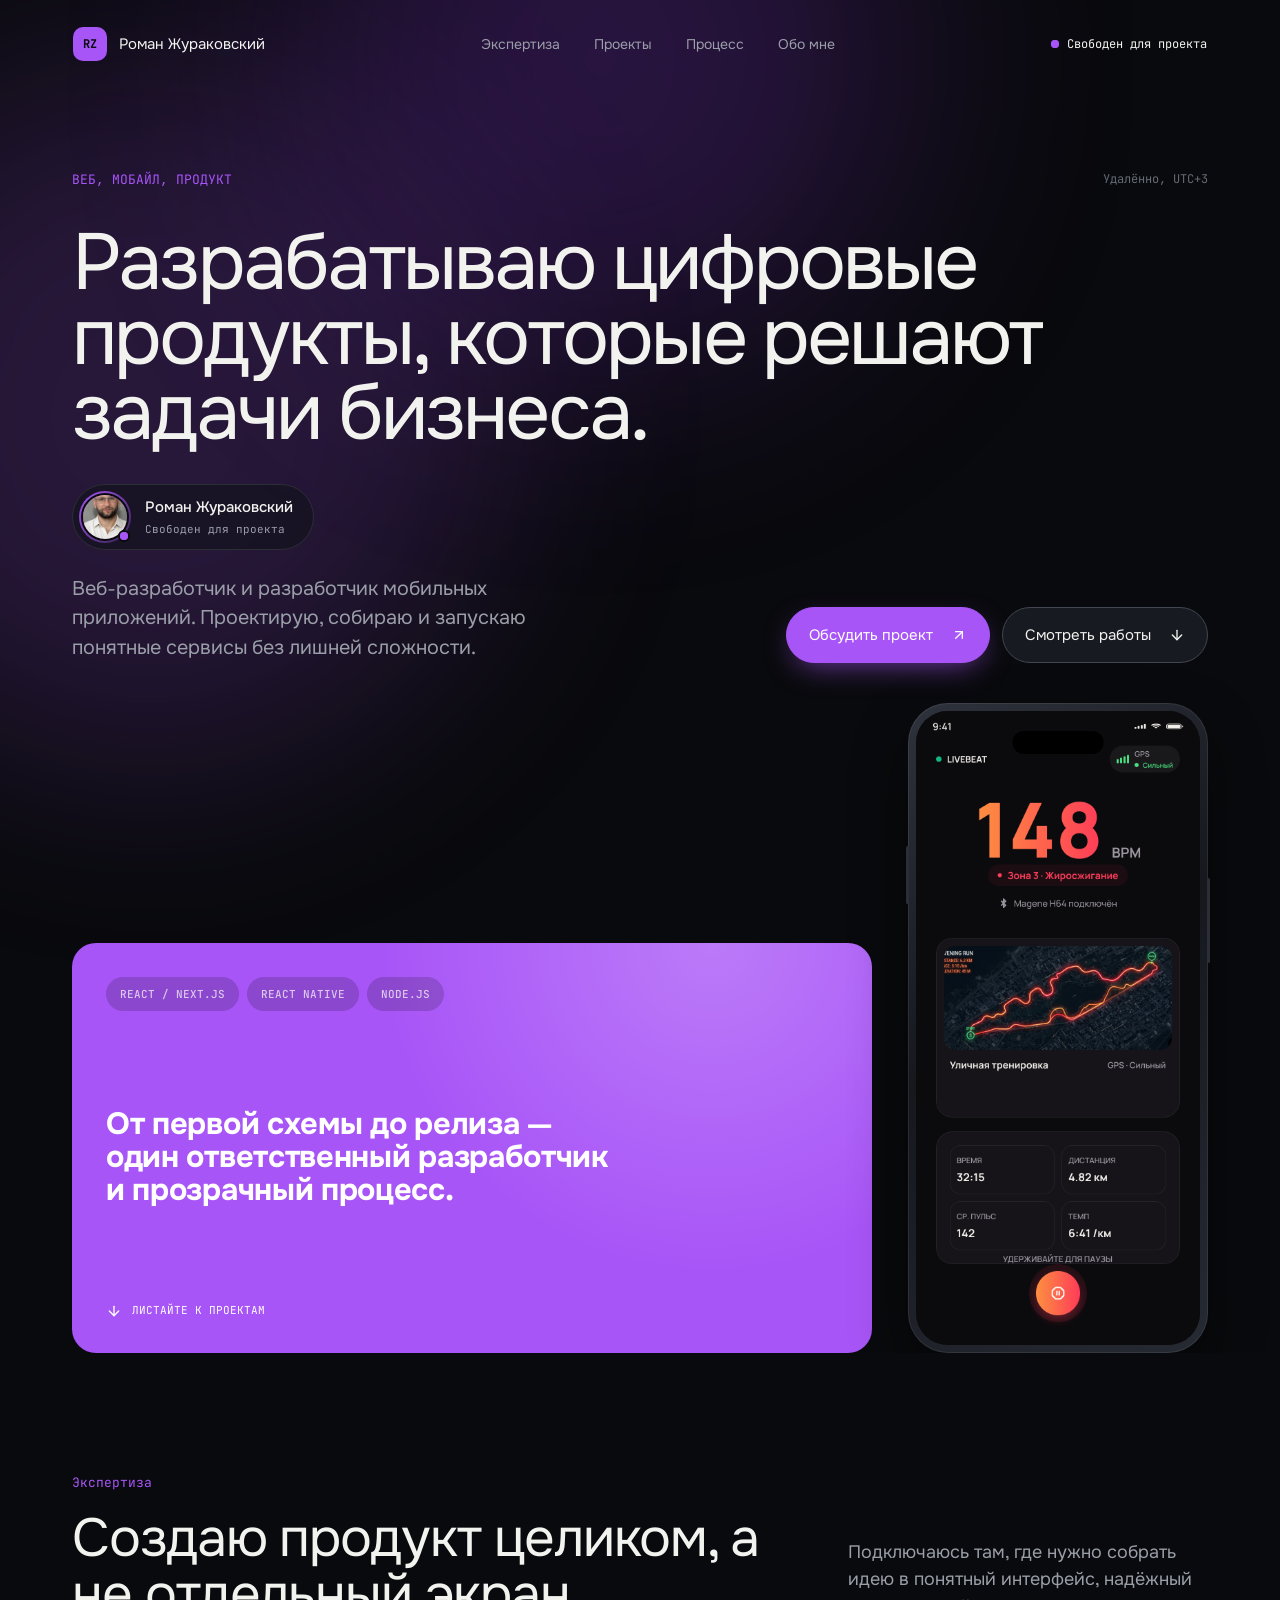
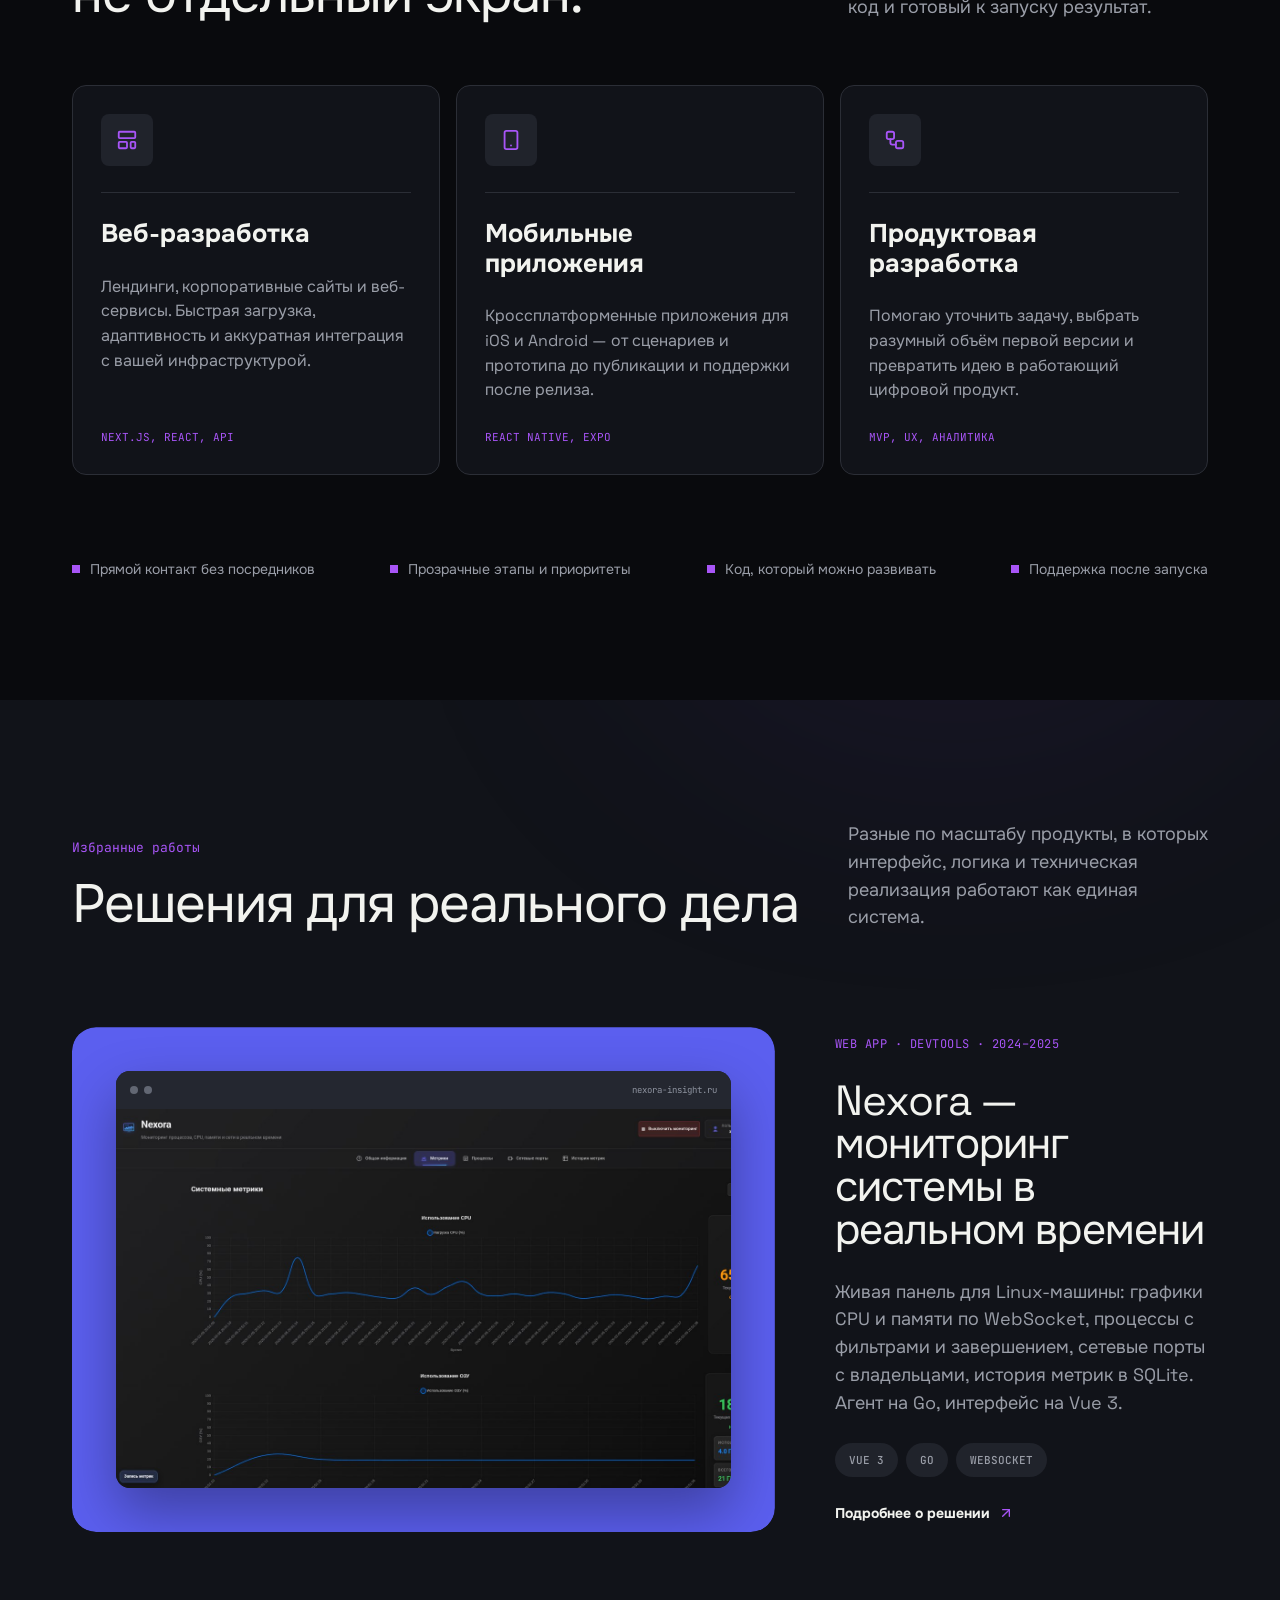
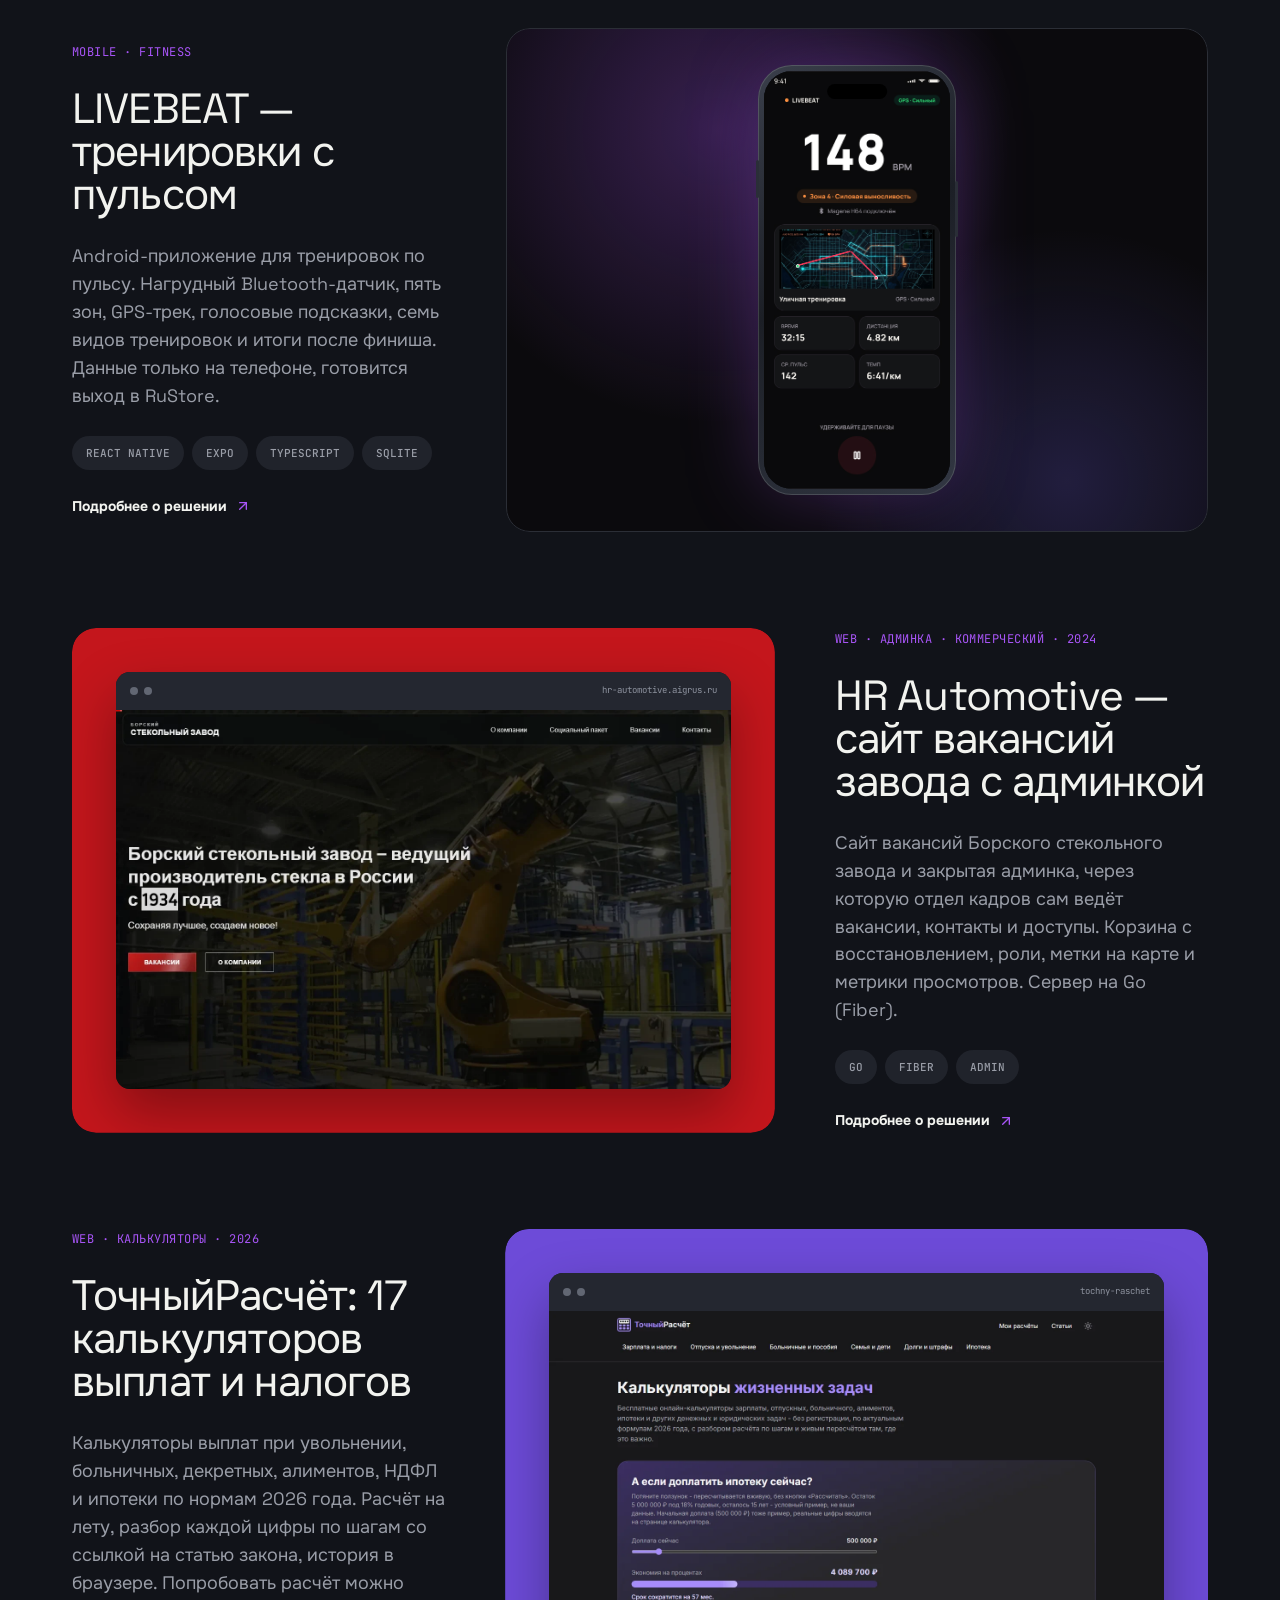
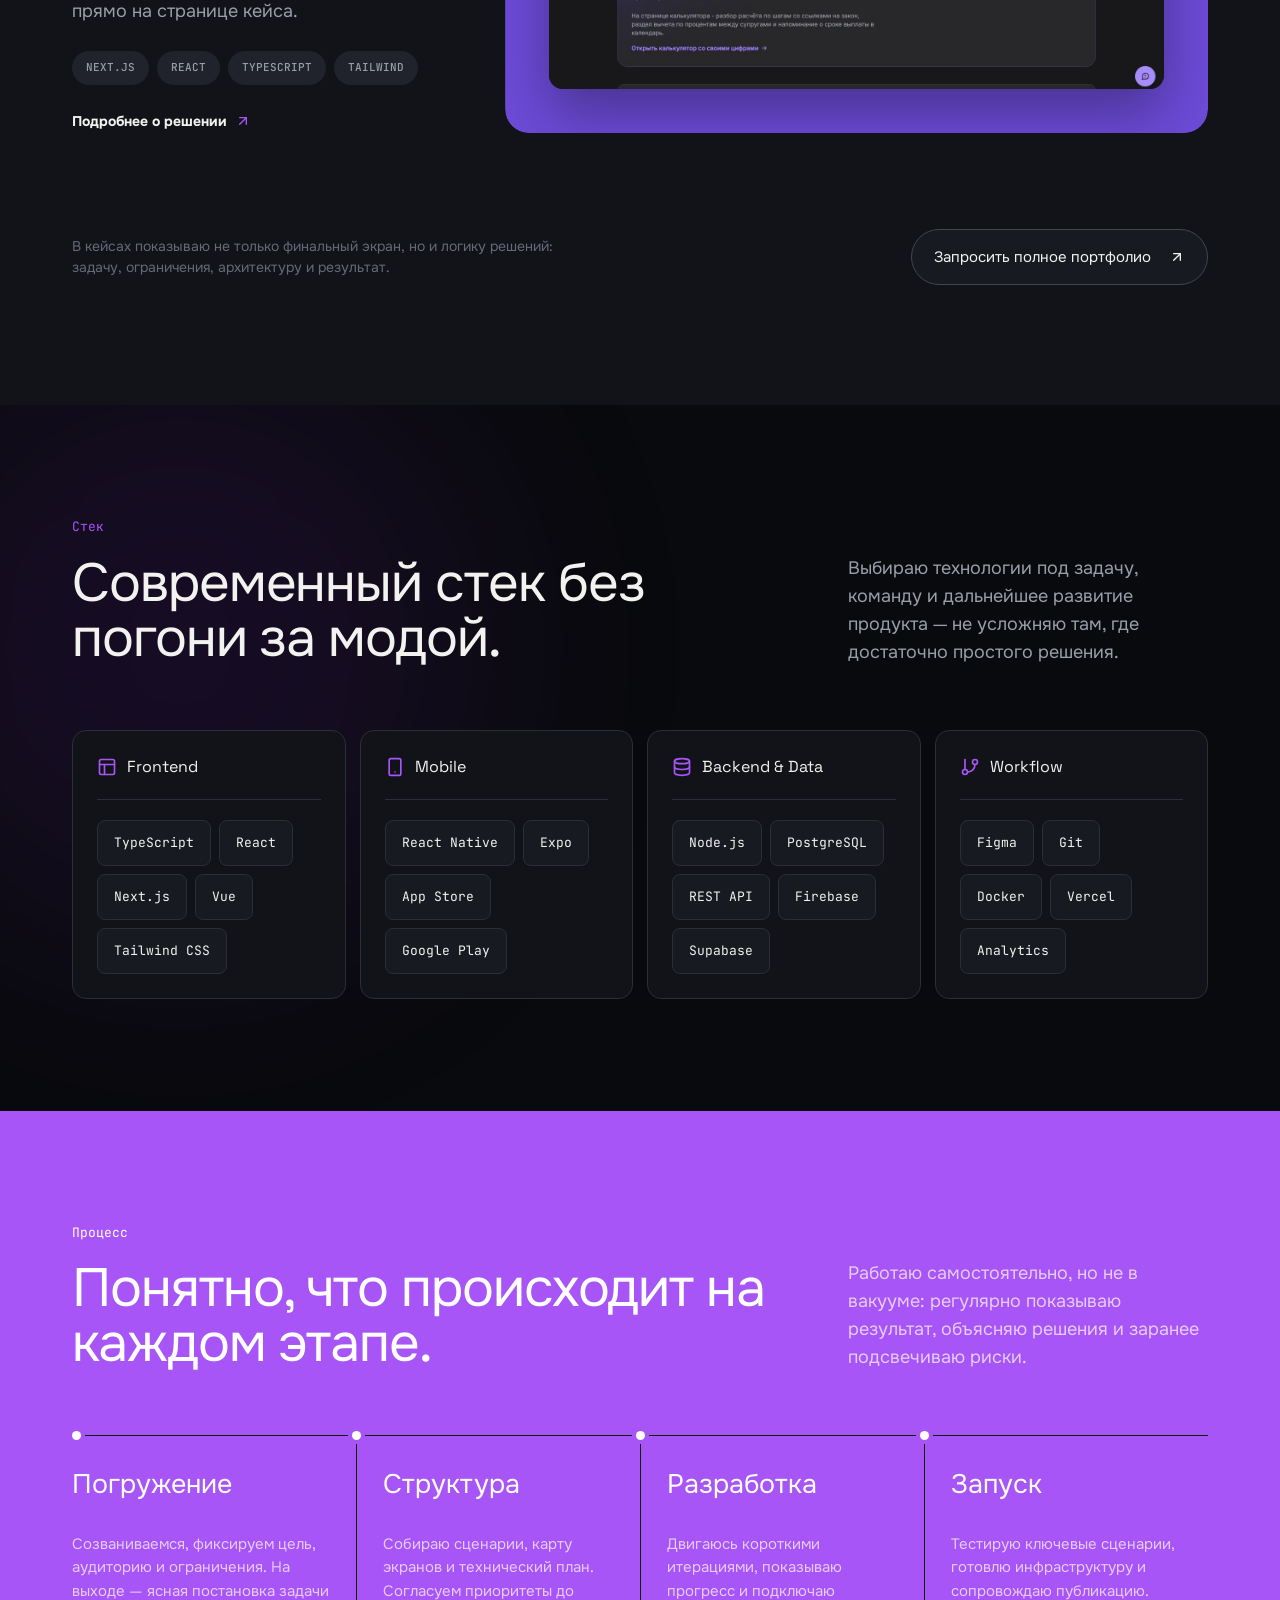
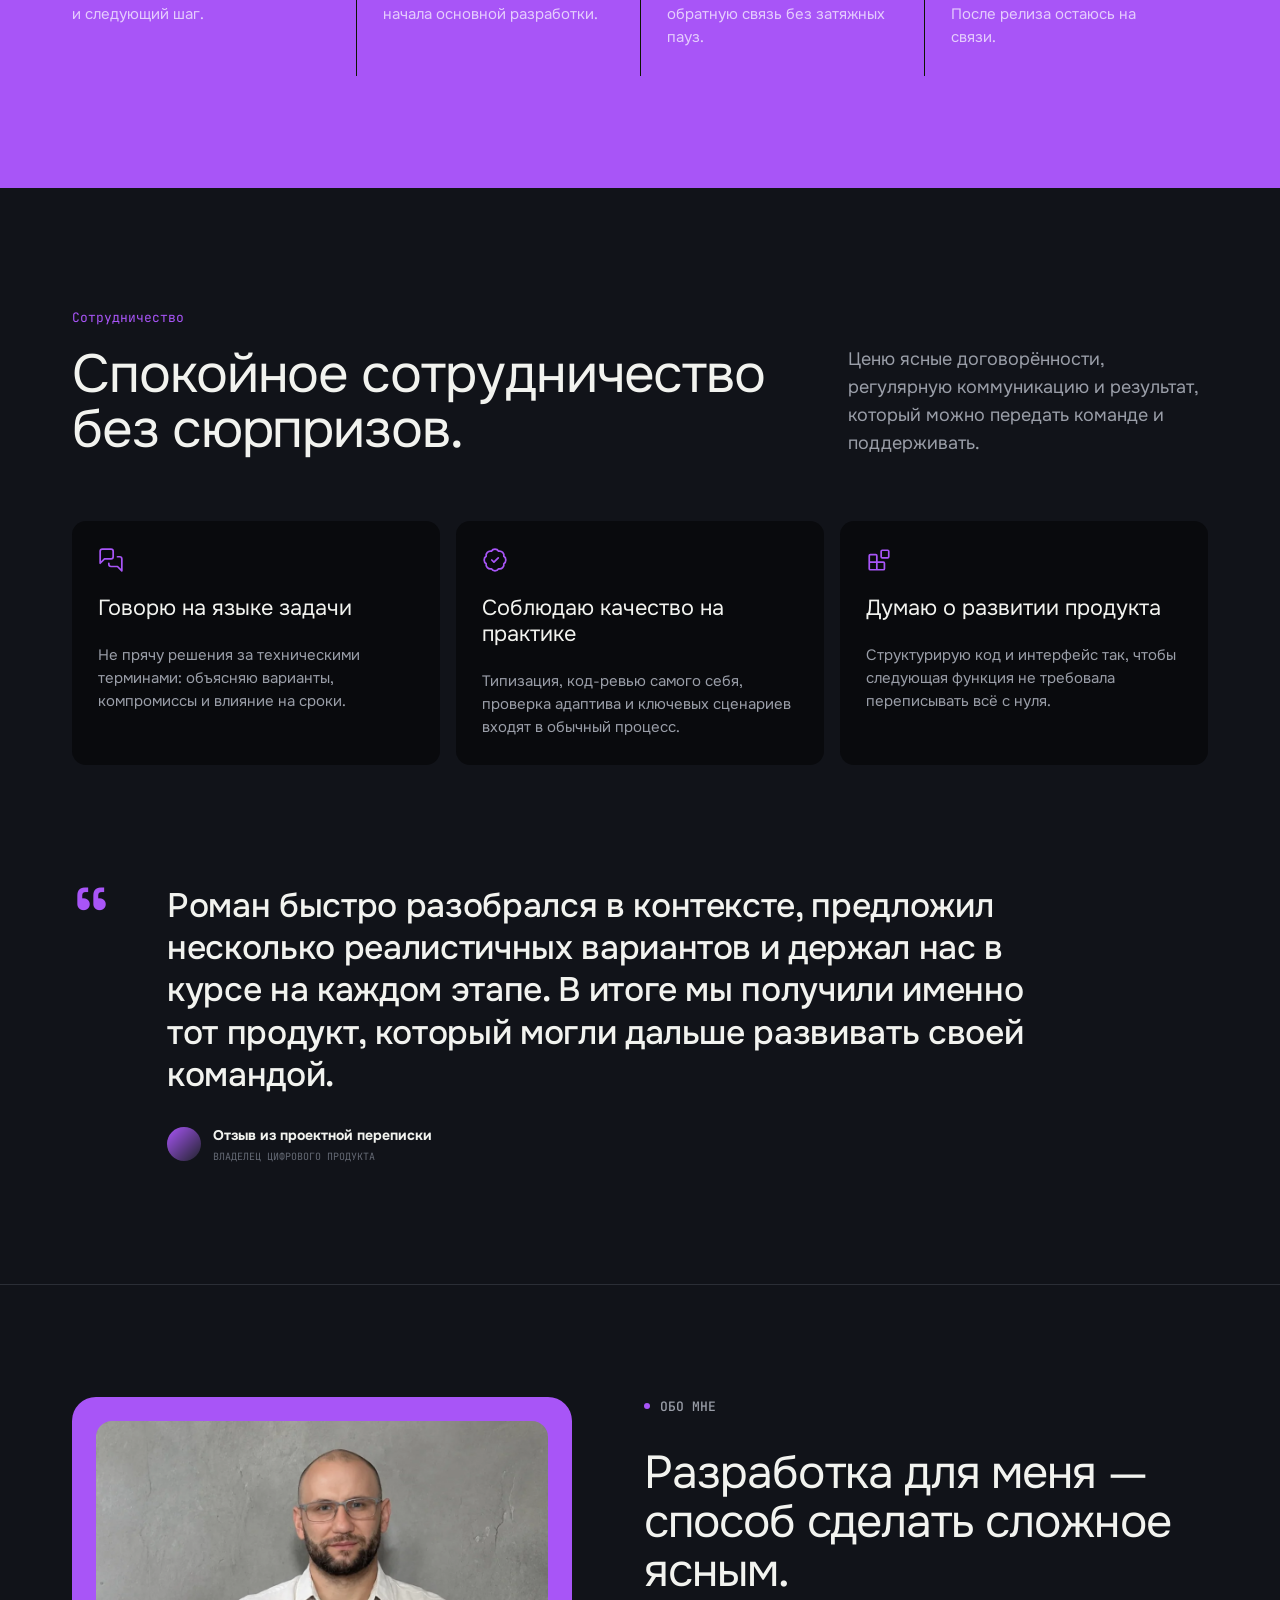
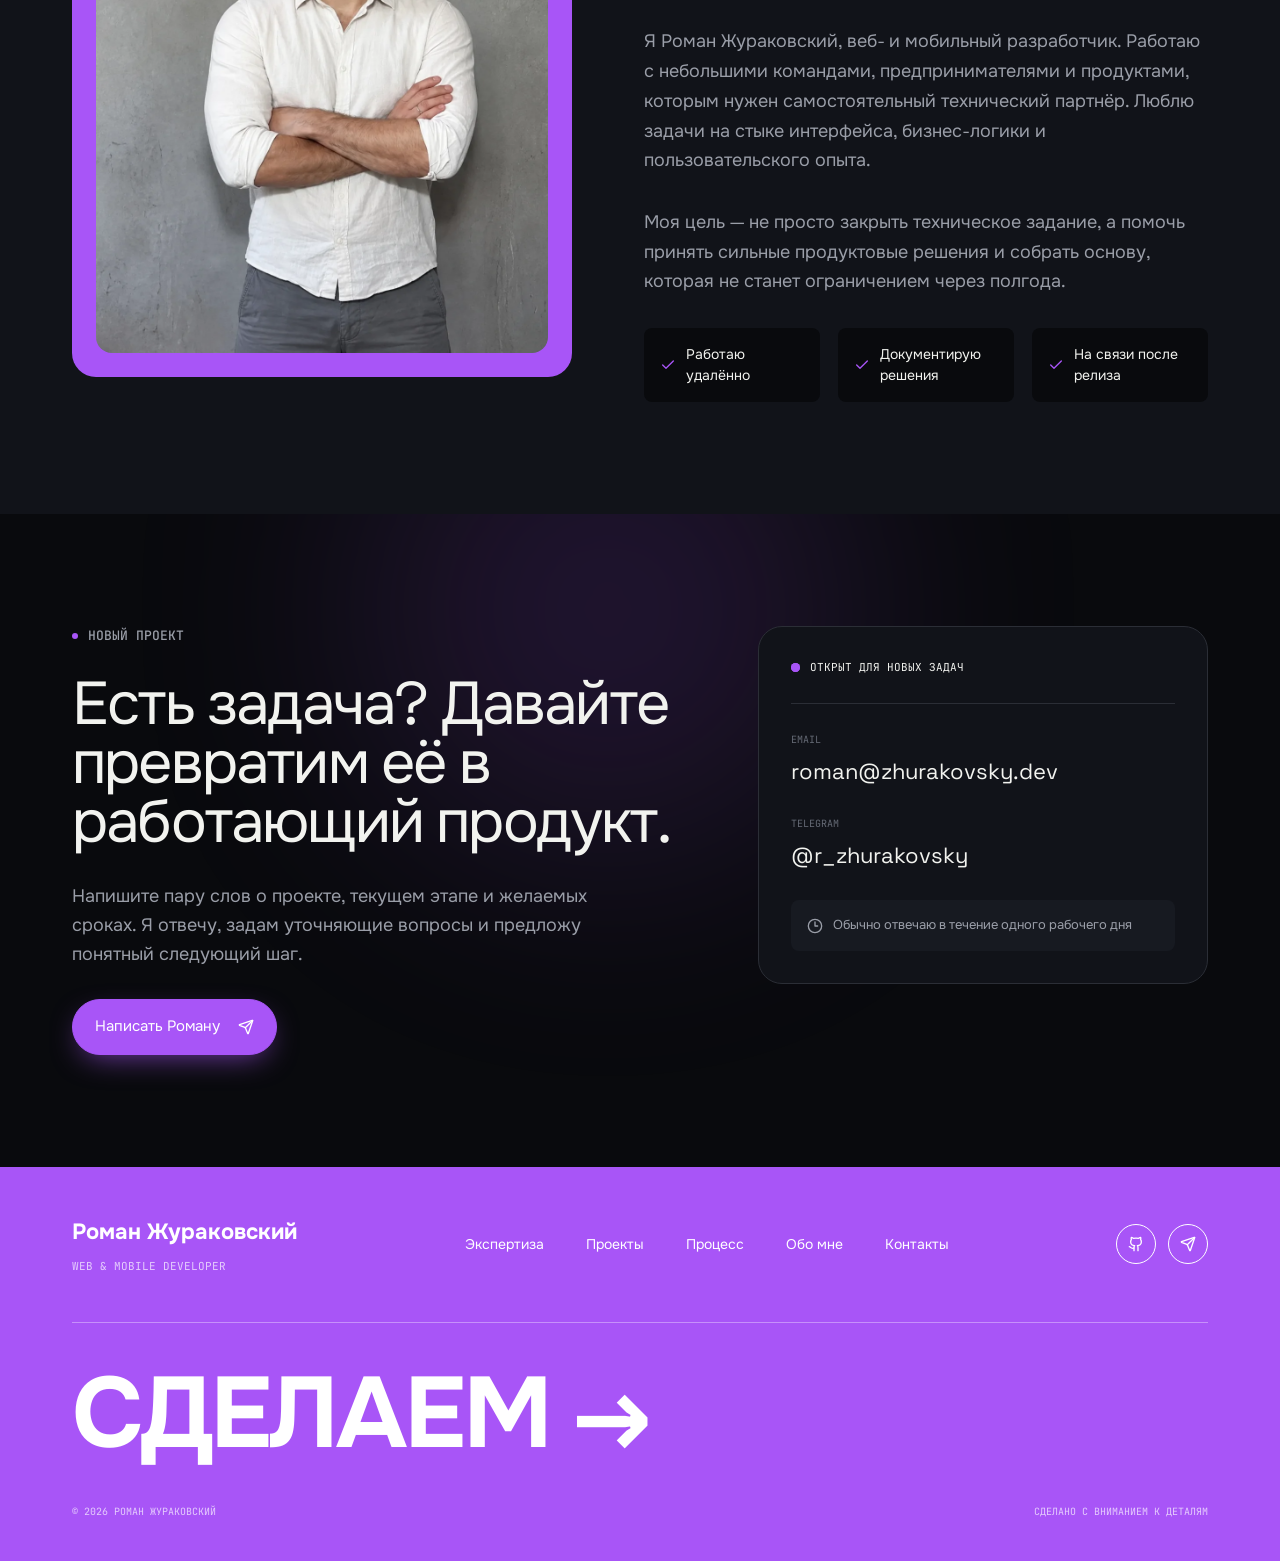
<file: index.html>
<!DOCTYPE html>
<html lang="ru">
<head>
  <meta charset="UTF-8">
  <meta name="viewport" content="width=device-width, initial-scale=1, viewport-fit=cover">
  <title>Роман Жураковский — веб и мобильная разработка</title>
  <meta name="description" content="Роман Жураковский — веб-разработчик и разработчик мобильных приложений. Проектирую, собираю и запускаю понятные сервисы без лишней сложности.">
  <meta name="theme-color" content="#090A0D">
  <link rel="icon" href="favicon.svg" type="image/svg+xml">
  <link rel="apple-touch-icon" href="apple-touch-icon.png">
  <link rel="canonical" href="https://romanzhurakovskiy.ru/">
  <meta property="og:type" content="website">
  <meta property="og:locale" content="ru_RU">
  <meta property="og:title" content="Роман Жураковский — веб и мобильная разработка">
  <meta property="og:description" content="Роман Жураковский — веб-разработчик и разработчик мобильных приложений. Проектирую, собираю и запускаю понятные сервисы без лишней сложности.">
  <meta property="og:url" content="https://romanzhurakovskiy.ru/">
  <meta property="og:image" content="https://romanzhurakovskiy.ru/images/og-cover.png">
  <meta name="twitter:card" content="summary_large_image">
  <script>document.documentElement.classList.add('js')</script>

  <link rel="preconnect" href="https://fonts.googleapis.com">
  <link rel="preconnect" href="https://fonts.gstatic.com" crossorigin>
  <link href="https://fonts.googleapis.com/css2?family=JetBrains+Mono:wght@400;500;700&family=Onest:wght@400;500;700&family=Space+Grotesk:wght@400;500;700&display=swap" rel="stylesheet">
  <link rel="stylesheet" href="css/style.css">
</head>
<body>

  <svg width="0" height="0" style="position:absolute" aria-hidden="true">
    <defs>
      <symbol id="i-arrow-up-right" viewBox="0 0 24 24"><path d="M7 7h10v10"/><path d="M7 17 17 7"/></symbol>
      <symbol id="i-arrow-down" viewBox="0 0 24 24"><path d="M12 5v14"/><path d="m19 12-7 7-7-7"/></symbol>
      <symbol id="i-send" viewBox="0 0 24 24"><path d="M14.536 21.686a.5.5 0 0 0 .937-.024l6.5-19a.496.496 0 0 0-.635-.635l-19 6.5a.5.5 0 0 0-.024.937l7.93 3.18a2 2 0 0 1 1.112 1.11z"/><path d="m21.854 2.147-10.94 10.939"/></symbol>
      <symbol id="i-download" viewBox="0 0 24 24"><path d="M21 15v4a2 2 0 0 1-2 2H5a2 2 0 0 1-2-2v-4"/><path d="m7 10 5 5 5-5"/><path d="M12 15V3"/></symbol>
      <symbol id="i-layout" viewBox="0 0 24 24"><rect width="18" height="7" x="3" y="3" rx="1"/><rect width="9" height="7" x="3" y="14" rx="1"/><rect width="5" height="7" x="16" y="14" rx="1"/></symbol>
      <symbol id="i-smartphone" viewBox="0 0 24 24"><rect width="14" height="20" x="5" y="2" rx="2" ry="2"/><path d="M12 18h.01"/></symbol>
      <symbol id="i-workflow" viewBox="0 0 24 24"><rect width="8" height="8" x="3" y="3" rx="2"/><path d="M7 11v4a2 2 0 0 0 2 2h4"/><rect width="8" height="8" x="13" y="13" rx="2"/></symbol>
      <symbol id="i-panels" viewBox="0 0 24 24"><rect width="18" height="18" x="3" y="3" rx="2"/><path d="M3 9h18"/><path d="M9 21V9"/></symbol>
      <symbol id="i-database" viewBox="0 0 24 24"><ellipse cx="12" cy="5" rx="9" ry="3"/><path d="M3 5v14a9 3 0 0 0 18 0V5"/><path d="M3 12a9 3 0 0 0 18 0"/></symbol>
      <symbol id="i-git-branch" viewBox="0 0 24 24"><line x1="6" x2="6" y1="3" y2="15"/><circle cx="18" cy="6" r="3"/><circle cx="6" cy="18" r="3"/><path d="M18 9a9 9 0 0 1-9 9"/></symbol>
      <symbol id="i-messages" viewBox="0 0 24 24"><path d="M14 9a2 2 0 0 1-2 2H6l-4 4V4a2 2 0 0 1 2-2h8a2 2 0 0 1 2 2z"/><path d="M18 9h2a2 2 0 0 1 2 2v11l-4-4h-6a2 2 0 0 1-2-2v-1"/></symbol>
      <symbol id="i-badge-check" viewBox="0 0 24 24"><path d="M3.85 8.62a4 4 0 0 1 4.78-4.77 4 4 0 0 1 6.74 0 4 4 0 0 1 4.78 4.78 4 4 0 0 1 0 6.74 4 4 0 0 1-4.77 4.78 4 4 0 0 1-6.75 0 4 4 0 0 1-4.78-4.77 4 4 0 0 1 0-6.76Z"/><path d="m9 12 2 2 4-4"/></symbol>
      <symbol id="i-blocks" viewBox="0 0 24 24"><rect width="7" height="7" x="14" y="3" rx="1"/><path d="M10 21V8a1 1 0 0 0-1-1H4a1 1 0 0 0-1 1v12a1 1 0 0 0 1 1h12a1 1 0 0 0 1-1v-5a1 1 0 0 0-1-1H3"/></symbol>
      <symbol id="i-check" viewBox="0 0 24 24"><path d="M20 6 9 17l-5-5"/></symbol>
      <symbol id="i-clock" viewBox="0 0 24 24"><circle cx="12" cy="12" r="10"/><path d="M12 6v6h4"/></symbol>
      <symbol id="i-github" viewBox="0 0 24 24"><path d="M15 22v-4a4.8 4.8 0 0 0-1-3.5c3 0 6-2 6-5.5.08-1.25-.27-2.48-1-3.5.28-1.15.28-2.35 0-3.5 0 0-1 0-3 1.5-2.64-.5-5.36-.5-8 0C6 2 5 2 5 2c-.3 1.15-.3 2.35 0 3.5A5.403 5.403 0 0 0 4 9c0 3.5 3 5.5 6 5.5-.39.49-.68 1.05-.85 1.65-.17.6-.22 1.23-.15 1.85v4"/><path d="M9 18c-4.51 2-5-2-7-2"/></symbol>
      <symbol id="i-linkedin" viewBox="0 0 24 24"><path d="M16 8a6 6 0 0 1 6 6v7h-4v-7a2 2 0 0 0-2-2 2 2 0 0 0-2 2v7h-4v-7a6 6 0 0 1 6-6z"/><rect width="4" height="12" x="2" y="9"/><circle cx="4" cy="4" r="2"/></symbol>
      <symbol id="i-image" viewBox="0 0 24 24"><rect width="18" height="18" x="3" y="3" rx="2" ry="2"/><circle cx="9" cy="9" r="2"/><path d="m21 15-3.086-3.086a2 2 0 0 0-2.828 0L6 21"/></symbol>
    </defs>
  </svg>

  <div class="scroll-progress" data-progress aria-hidden="true"></div>

  <header class="header" data-header>
    <div class="container header__inner">
      <a class="logo" href="#top" aria-label="Роман Жураковский — на главную">
        <span class="logo__mark">RZ</span>
        <span class="logo__name">Роман Жураковский</span>
      </a>

      <nav class="nav" aria-label="Основная навигация" data-nav>
        <span class="nav__pill" aria-hidden="true"></span>
        <a href="#expertise">Экспертиза</a>
        <a href="#projects">Проекты</a>
        <a href="#process">Процесс</a>
        <a href="#about">Обо мне</a>
      </nav>

      <div class="status status--header">
        <span class="status__dot"></span>
        <span>Свободен для проекта</span>
      </div>

      <button class="burger" type="button" aria-label="Открыть меню" aria-expanded="false" aria-controls="mobile-menu" data-burger>
        <span></span><span></span><span></span>
      </button>
    </div>

  </header>

  <div class="mobile-menu" id="mobile-menu" data-mobile-menu tabindex="-1" inert aria-hidden="true">
    <span class="blob blob--menu" aria-hidden="true"></span>
    <nav class="mobile-menu__nav" aria-label="Мобильная навигация">
      <a href="#expertise">Экспертиза</a>
      <a href="#projects">Проекты</a>
      <a href="#process">Процесс</a>
      <a href="#about">Обо мне</a>
      <a href="#contacts">Контакты</a>
    </nav>
    <div class="mobile-menu__footer">
      <div class="status">
        <span class="status__dot"></span>
        <span>Свободен для проекта</span>
      </div>
      <a class="mobile-menu__mail" href="mailto:roman@zhurakovsky.dev">roman@zhurakovsky.dev</a>
      <a class="btn btn--primary btn--block" href="#contacts">
        Обсудить проект
        <svg class="icon"><use href="#i-arrow-up-right"/></svg>
      </a>
    </div>
  </div>

  <main id="top">

    <!-- Первый экран -->
    <section class="hero" data-hero>
      <span class="blob blob--hero-purple" data-parallax="0.25" data-mouse="40" aria-hidden="true"></span>
      <span class="blob blob--hero-warm" data-parallax="0.4" data-mouse="-60" aria-hidden="true"></span>

      <div class="container hero__message">
        <div class="hero__role reveal">
          <span class="eyebrow eyebrow--accent">Веб, мобайл, продукт</span>
          <span class="eyebrow eyebrow--muted">Удалённо, UTC+3</span>
        </div>

        <h1 class="hero__title reveal">Разрабатываю цифровые продукты, которые решают задачи бизнеса.</h1>

        <div class="hero__bottom reveal">
          <div class="hero__intro">
            <a class="person" href="#about">
              <span class="person__photo">
                <span class="person__crop"><img src="images/portrait-md.webp" alt="" width="720" height="720" decoding="async"></span>
                <span class="status__dot person__dot"></span>
              </span>
              <span class="person__text">
                <strong>Роман Жураковский</strong>
                <span>Свободен для проекта</span>
              </span>
            </a>
            <p class="hero__lead">Веб-разработчик и разработчик мобильных приложений. Проектирую, собираю и запускаю понятные сервисы без лишней сложности.</p>
          </div>

          <div class="actions">
            <a class="btn btn--primary" href="#contacts">
              Обсудить проект
              <svg class="icon"><use href="#i-arrow-up-right"/></svg>
            </a>
            <a class="btn btn--secondary" href="#projects">
              Смотреть работы
              <svg class="icon"><use href="#i-arrow-down"/></svg>
            </a>
          </div>
        </div>
      </div>

      <div class="container hero__visual">
        <div class="manifest reveal">
          <ul class="tags">
            <li class="tag tag--light">REACT / NEXT.JS</li>
            <li class="tag tag--light">REACT NATIVE</li>
            <li class="tag tag--light">NODE.JS</li>
          </ul>
          <p class="manifest__text">От первой схемы до релиза — один ответственный разработчик и прозрачный процесс.</p>
          <a class="manifest__hint" href="#projects">
            <svg class="icon"><use href="#i-arrow-down"/></svg>
            Листайте к проектам
          </a>
        </div>

        <div class="phone phone--hero reveal" data-tilt>
          <div class="phone__screen">
            <img src="images/hero-screen.png" alt="Экран тренировки в приложении LIVEBEAT: пульс 148 BPM" width="824" height="1834">
          </div>
        </div>
      </div>
    </section>

    <!-- Экспертиза -->
    <section class="section" id="expertise">
      <div class="container">
        <div class="section-head reveal">
          <div class="section-head__title">
            <span class="eyebrow eyebrow--accent eyebrow--lg">Экспертиза</span>
            <h2 class="h2">Создаю продукт целиком, а не отдельный экран.</h2>
          </div>
          <p class="section-head__text">Подключаюсь там, где нужно собрать идею в понятный интерфейс, надёжный код и готовый к запуску результат.</p>
        </div>

        <div class="cards-3">
          <article class="card expertise reveal">
            <div class="expertise__top">
              <span class="icon-box"><svg class="icon"><use href="#i-layout"/></svg></span>            </div>
            <hr class="divider">
            <h3 class="expertise__title">Веб-разработка</h3>
            <p class="expertise__text">Лендинги, корпоративные сайты и веб-сервисы. Быстрая загрузка, адаптивность и аккуратная интеграция с вашей инфраструктурой.</p>
            <span class="expertise__stack">Next.js, React, API</span>
          </article>

          <article class="card expertise reveal">
            <div class="expertise__top">
              <span class="icon-box"><svg class="icon"><use href="#i-smartphone"/></svg></span>            </div>
            <hr class="divider">
            <h3 class="expertise__title">Мобильные приложения</h3>
            <p class="expertise__text">Кроссплатформенные приложения для iOS и Android — от сценариев и прототипа до публикации и поддержки после релиза.</p>
            <span class="expertise__stack">React Native, Expo</span>
          </article>

          <article class="card expertise reveal">
            <div class="expertise__top">
              <span class="icon-box"><svg class="icon"><use href="#i-workflow"/></svg></span>            </div>
            <hr class="divider">
            <h3 class="expertise__title">Продуктовая разработка</h3>
            <p class="expertise__text">Помогаю уточнить задачу, выбрать разумный объём первой версии и превратить идею в работающий цифровой продукт.</p>
            <span class="expertise__stack">MVP, UX, аналитика</span>
          </article>
        </div>

        <ul class="principles reveal">
          <li>Прямой контакт без посредников</li>
          <li>Прозрачные этапы и приоритеты</li>
          <li>Код, который можно развивать</li>
          <li>Поддержка после запуска</li>
        </ul>
      </div>
    </section>

    <!-- Избранные работы -->
    <section class="section section--surface projects" id="projects">
      <span class="blob blob--projects" data-parallax="-0.2" aria-hidden="true"></span>

      <div class="container">
        <div class="section-head reveal">
          <div class="section-head__title">
            <span class="eyebrow eyebrow--accent eyebrow--lg">Избранные работы</span>
            <h2 class="h2">Решения для реального дела</h2>
          </div>
          <p class="section-head__text">Разные по масштабу продукты, в которых интерфейс, логика и техническая реализация работают как единая система.</p>
        </div>

        <div class="cases">

          <!-- 01 · Nexora -->
          <article class="case reveal">
            <div class="case__preview" style="--preview-bg: #5B5FEF">
              <a class="window" href="nexora.html" aria-label="Открыть кейс Nexora">
                <div class="window__bar">
                  <span class="window__dots"><i></i><i></i></span>
                  <span class="window__label">nexora-insight.ru</span>
                </div>
                <img class="window__img" src="images/nexora/chart.jpg" alt="Nexora: графики загрузки CPU и памяти в реальном времени" width="1600" height="830" loading="lazy">
              </a>
            </div>
            <div class="case__info">
              <span class="case__meta">Web app · DevTools · 2024–2025</span>
              <h3 class="case__title">Nexora — мониторинг системы в реальном времени</h3>
              <p class="case__text">Живая панель для Linux-машины: графики CPU и памяти по WebSocket, процессы с фильтрами и завершением, сетевые порты с владельцами, история метрик в SQLite. Агент на Go, интерфейс на Vue 3.</p>
              <ul class="tags">
                <li class="tag">VUE 3</li>
                <li class="tag">GO</li>
                <li class="tag">WEBSOCKET</li>
              </ul>
              <a class="link-arrow" href="nexora.html">Подробнее о решении <svg class="icon"><use href="#i-arrow-up-right"/></svg></a>
            </div>
          </article>

          <!-- 02 · LIVEBEAT (мобильное) -->
          <article class="case case--reverse reveal">
            <div class="case__preview case__preview--phones case__preview--dark" style="--preview-bg: #0B0A0D">
              <a class="phone phone--case" href="livebeat.html" aria-label="Открыть кейс LIVEBEAT">
                <div class="phone__screen">
                  <div class="phone__placeholder">
                    <svg class="icon"><use href="#i-image"/></svg>
                    <strong>LIVEBEAT</strong>
                    <span>Скриншот экрана</span>
                  </div>
                  <img src="images/livebeat/active-outdoor.jpg" alt="LIVEBEAT: тренировка на улице, пульс 148 BPM" width="412" height="917" loading="lazy">
                </div>
              </a>
            </div>
            <div class="case__info">
              <span class="case__meta">Mobile · Fitness</span>
              <h3 class="case__title">LIVEBEAT — тренировки с пульсом</h3>
              <p class="case__text">Android-приложение для тренировок по пульсу. Нагрудный Bluetooth-датчик, пять зон, GPS-трек, голосовые подсказки, семь видов тренировок и итоги после финиша. Данные только на телефоне, готовится выход в RuStore.</p>
              <ul class="tags">
                <li class="tag">REACT NATIVE</li>
                <li class="tag">EXPO</li>
                <li class="tag">TYPESCRIPT</li>
                <li class="tag">SQLITE</li>
              </ul>
              <a class="link-arrow" href="livebeat.html">Подробнее о решении <svg class="icon"><use href="#i-arrow-up-right"/></svg></a>
            </div>
          </article>

          <!-- 03 · HR Automotive -->
          <article class="case reveal">
            <div class="case__preview" style="--preview-bg: #C4161C">
              <a class="window" href="hr-automotive.html" aria-label="Открыть кейс HR Automotive">
                <div class="window__bar">
                  <span class="window__dots"><i></i><i></i></span>
                  <span class="window__label">hr-automotive.aigrus.ru</span>
                </div>
                <img class="window__img" src="images/hr-automotive/site-desktop-first.webp" alt="HR Automotive: первый экран сайта вакансий Борского стекольного завода" width="1425" height="900" loading="lazy">
              </a>
            </div>
            <div class="case__info">
              <span class="case__meta">Web · Админка · Коммерческий · 2024</span>
              <h3 class="case__title">HR Automotive — сайт вакансий завода с админкой</h3>
              <p class="case__text">Сайт вакансий Борского стекольного завода и закрытая админка, через которую отдел кадров сам ведёт вакансии, контакты и доступы. Корзина с восстановлением, роли, метки на карте и метрики просмотров. Сервер на Go (Fiber).</p>
              <ul class="tags">
                <li class="tag">GO</li>
                <li class="tag">FIBER</li>
                <li class="tag">ADMIN</li>
              </ul>
              <a class="link-arrow" href="hr-automotive.html">Подробнее о решении <svg class="icon"><use href="#i-arrow-up-right"/></svg></a>
            </div>
          </article>

          <!-- 04 · ТочныйРасчёт -->
          <article class="case case--reverse reveal">
            <div class="case__preview" style="--preview-bg: #6D4BD8">
              <a class="window" href="tochniy-raschet.html" aria-label="Открыть кейс ТочныйРасчёт">
                <div class="window__bar">
                  <span class="window__dots"><i></i><i></i></span>
                  <span class="window__label">tochny-raschet</span>
                </div>
                <img class="window__img" src="images/tochniy-raschet/home-desktop-first.webp" alt="ТочныйРасчёт: главная страница с калькуляторами выплат и налогов" width="1440" height="900" loading="lazy">
              </a>
            </div>
            <div class="case__info">
              <span class="case__meta">Web · Калькуляторы · 2026</span>
              <h3 class="case__title">ТочныйРасчёт: 17 калькуляторов выплат и налогов</h3>
              <p class="case__text">Калькуляторы выплат при увольнении, больничных, декретных, алиментов, НДФЛ и ипотеки по нормам 2026 года. Расчёт на лету, разбор каждой цифры по шагам со ссылкой на статью закона, история в браузере. Попробовать расчёт можно прямо на странице кейса.</p>
              <ul class="tags">
                <li class="tag">NEXT.JS</li>
                <li class="tag">REACT</li>
                <li class="tag">TYPESCRIPT</li>
                <li class="tag">TAILWIND</li>
              </ul>
              <a class="link-arrow" href="tochniy-raschet.html">Подробнее о решении <svg class="icon"><use href="#i-arrow-up-right"/></svg></a>
            </div>
          </article>
        </div>

        <div class="projects__more reveal">
          <p>В кейсах показываю не только финальный экран, но и логику решений: задачу, ограничения, архитектуру и результат.</p>
          <a class="btn btn--secondary" href="#contacts">
            Запросить полное портфолио
            <svg class="icon"><use href="#i-arrow-up-right"/></svg>
          </a>
        </div>
      </div>
    </section>

    <!-- Стек -->
    <section class="section section--stack">
      <span class="blob blob--process" data-parallax="-0.2" aria-hidden="true"></span>

      <div class="container">
        <div class="section-head reveal">
          <div class="section-head__title">
            <span class="eyebrow eyebrow--accent eyebrow--lg">Стек</span>
            <h2 class="h2">Современный стек без погони за модой.</h2>
          </div>
          <p class="section-head__text">Выбираю технологии под задачу, команду и дальнейшее развитие продукта — не усложняю там, где достаточно простого решения.</p>
        </div>

        <div class="stack">
          <div class="card stack__group reveal">
            <div class="stack__name"><svg class="icon"><use href="#i-panels"/></svg>Frontend</div>
            <hr class="divider">
            <ul class="stack__list">
              <li>TypeScript</li><li>React</li><li>Next.js</li><li>Vue</li><li>Tailwind CSS</li>
            </ul>
          </div>
          <div class="card stack__group reveal">
            <div class="stack__name"><svg class="icon"><use href="#i-smartphone"/></svg>Mobile</div>
            <hr class="divider">
            <ul class="stack__list">
              <li>React Native</li><li>Expo</li><li>App Store</li><li>Google Play</li>
            </ul>
          </div>
          <div class="card stack__group reveal">
            <div class="stack__name"><svg class="icon"><use href="#i-database"/></svg>Backend &amp; Data</div>
            <hr class="divider">
            <ul class="stack__list">
              <li>Node.js</li><li>PostgreSQL</li><li>REST API</li><li>Firebase</li><li>Supabase</li>
            </ul>
          </div>
          <div class="card stack__group reveal">
            <div class="stack__name"><svg class="icon"><use href="#i-git-branch"/></svg>Workflow</div>
            <hr class="divider">
            <ul class="stack__list">
              <li>Figma</li><li>Git</li><li>Docker</li><li>Vercel</li><li>Analytics</li>
            </ul>
          </div>
        </div>
      </div>
    </section>

    <!-- Процесс -->
    <section class="section section--accent" id="process">
      <div class="container">
        <div class="section-head reveal">
          <div class="section-head__title">
            <span class="eyebrow eyebrow--lg">Процесс</span>
            <h2 class="h2">Понятно, что происходит на каждом этапе.</h2>
          </div>
          <p class="section-head__text">Работаю самостоятельно, но не в вакууме: регулярно показываю результат, объясняю решения и заранее подсвечиваю риски.</p>
        </div>

        <ol class="steps">
          <li class="step reveal">
            <h3 class="step__title">Погружение</h3>
            <p class="step__text">Созваниваемся, фиксируем цель, аудиторию и ограничения. На выходе — ясная постановка задачи и следующий шаг.</p>
          </li>
          <li class="step reveal">
            <h3 class="step__title">Структура</h3>
            <p class="step__text">Собираю сценарии, карту экранов и технический план. Согласуем приоритеты до начала основной разработки.</p>
          </li>
          <li class="step reveal">
            <h3 class="step__title">Разработка</h3>
            <p class="step__text">Двигаюсь короткими итерациями, показываю прогресс и подключаю обратную связь без затяжных пауз.</p>
          </li>
          <li class="step reveal">
            <h3 class="step__title">Запуск</h3>
            <p class="step__text">Тестирую ключевые сценарии, готовлю инфраструктуру и сопровождаю публикацию. После релиза остаюсь на связи.</p>
          </li>
        </ol>
      </div>
    </section>

    <!-- Сотрудничество -->
    <section class="section section--surface">
      <div class="container">
        <div class="section-head reveal">
          <div class="section-head__title">
            <span class="eyebrow eyebrow--accent eyebrow--lg">Сотрудничество</span>
            <h2 class="h2">Спокойное сотрудничество без сюрпризов.</h2>
          </div>
          <p class="section-head__text">Ценю ясные договорённости, регулярную коммуникацию и результат, который можно передать команде и поддерживать.</p>
        </div>

        <div class="cards-3">
          <article class="benefit reveal">
            <svg class="icon benefit__icon"><use href="#i-messages"/></svg>
            <h3 class="benefit__title">Говорю на языке задачи</h3>
            <p class="benefit__text">Не прячу решения за техническими терминами: объясняю варианты, компромиссы и влияние на сроки.</p>
          </article>
          <article class="benefit reveal">
            <svg class="icon benefit__icon"><use href="#i-badge-check"/></svg>
            <h3 class="benefit__title">Соблюдаю качество на практике</h3>
            <p class="benefit__text">Типизация, код-ревью самого себя, проверка адаптива и ключевых сценариев входят в обычный процесс.</p>
          </article>
          <article class="benefit reveal">
            <svg class="icon benefit__icon"><use href="#i-blocks"/></svg>
            <h3 class="benefit__title">Думаю о развитии продукта</h3>
            <p class="benefit__text">Структурирую код и интерфейс так, чтобы следующая функция не требовала переписывать всё с нуля.</p>
          </article>
        </div>

        <figure class="review reveal">
          <span class="review__mark" aria-hidden="true">“</span>
          <div class="review__body">
            <blockquote class="review__quote">Роман быстро разобрался в контексте, предложил несколько реалистичных вариантов и держал нас в курсе на каждом этапе. В итоге мы получили именно тот продукт, который могли дальше развивать своей командой.</blockquote>
            <figcaption class="review__author">
              <span class="review__avatar" aria-hidden="true"></span>
              <span>
                <strong>Отзыв из проектной переписки</strong>
                <small>ВЛАДЕЛЕЦ ЦИФРОВОГО ПРОДУКТА</small>
              </span>
            </figcaption>
          </div>
        </figure>
      </div>
    </section>

    <!-- Обо мне -->
    <section class="section section--surface about" id="about">
      <div class="container about__inner">
        <div class="about__photo reveal">
          <img src="images/portrait.webp" alt="Роман Жураковский" width="1212" height="1212" loading="lazy" decoding="async">
        </div>

        <div class="about__story reveal">
          <span class="eyebrow-dot">Обо мне</span>
          <h2 class="about__title">Разработка для меня — способ сделать сложное ясным.</h2>
          <p>Я Роман Жураковский, веб- и мобильный разработчик. Работаю с небольшими командами, предпринимателями и продуктами, которым нужен самостоятельный технический партнёр. Люблю задачи на стыке интерфейса, бизнес-логики и пользовательского опыта.</p>
          <p>Моя цель — не просто закрыть техническое задание, а помочь принять сильные продуктовые решения и собрать основу, которая не станет ограничением через полгода.</p>
          <ul class="facts">
            <li><svg class="icon"><use href="#i-check"/></svg>Работаю удалённо</li>
            <li><svg class="icon"><use href="#i-check"/></svg>Документирую решения</li>
            <li><svg class="icon"><use href="#i-check"/></svg>На связи после релиза</li>
          </ul>
        </div>
      </div>
    </section>

    <!-- Контакты -->
    <section class="contacts" id="contacts">
      <span class="blob blob--cta" data-parallax="-0.2" aria-hidden="true"></span>

      <div class="container contacts__inner">
        <div class="contacts__invite reveal">
          <span class="eyebrow-dot">Новый проект</span>
          <h2 class="contacts__title">Есть задача? Давайте превратим её в работающий продукт.</h2>
          <p class="contacts__text">Напишите пару слов о проекте, текущем этапе и желаемых сроках. Я отвечу, задам уточняющие вопросы и предложу понятный следующий шаг.</p>
          <div class="actions">
            <a class="btn btn--primary" href="https://t.me/r_zhurakovsky" target="_blank" rel="noopener">
              Написать Роману
              <svg class="icon"><use href="#i-send"/></svg>
            </a>
          </div>
        </div>

        <div class="contact-card reveal">
          <div class="contact-card__status">
            <span class="status__dot"></span>
            Открыт для новых задач
          </div>
          <hr class="divider">
          <div class="contact-card__item">
            <span>EMAIL</span>
            <a href="mailto:roman@zhurakovsky.dev">roman@zhurakovsky.dev</a>
          </div>
          <div class="contact-card__item">
            <span>TELEGRAM</span>
            <a href="https://t.me/r_zhurakovsky" target="_blank" rel="noopener">@r_zhurakovsky</a>
          </div>
          <div class="contact-card__note">
            <svg class="icon"><use href="#i-clock"/></svg>
            Обычно отвечаю в течение одного рабочего дня
          </div>
        </div>
      </div>
    </section>
  </main>

  <footer class="footer">
    <div class="container">
      <div class="footer__top">
        <div class="footer__brand">
          <strong>Роман Жураковский</strong>
          <span>WEB &amp; MOBILE DEVELOPER</span>
        </div>
        <nav class="footer__nav" aria-label="Навигация в подвале">
          <a href="#expertise">Экспертиза</a>
          <a href="#projects">Проекты</a>
          <a href="#process">Процесс</a>
          <a href="#about">Обо мне</a>
          <a href="#contacts">Контакты</a>
        </nav>
        <div class="footer__socials">
          <a href="https://github.com/RZhurakovskiy" target="_blank" rel="noopener" aria-label="GitHub"><svg class="icon"><use href="#i-github"/></svg></a>
          <a href="https://t.me/r_zhurakovsky" target="_blank" rel="noopener" aria-label="Telegram"><svg class="icon"><use href="#i-send"/></svg></a>
        </div>
      </div>
      <hr class="footer__line">
      <a class="footer__big" href="#contacts">СДЕЛАЕМ →</a>
      <div class="footer__bottom">
        <span>© <span data-year>2026</span> РОМАН ЖУРАКОВСКИЙ</span>
        <span>СДЕЛАНО С ВНИМАНИЕМ К ДЕТАЛЯМ</span>
      </div>
    </div>
  </footer>

  <script src="js/main.js" defer></script>
</body>
</html>
</file>
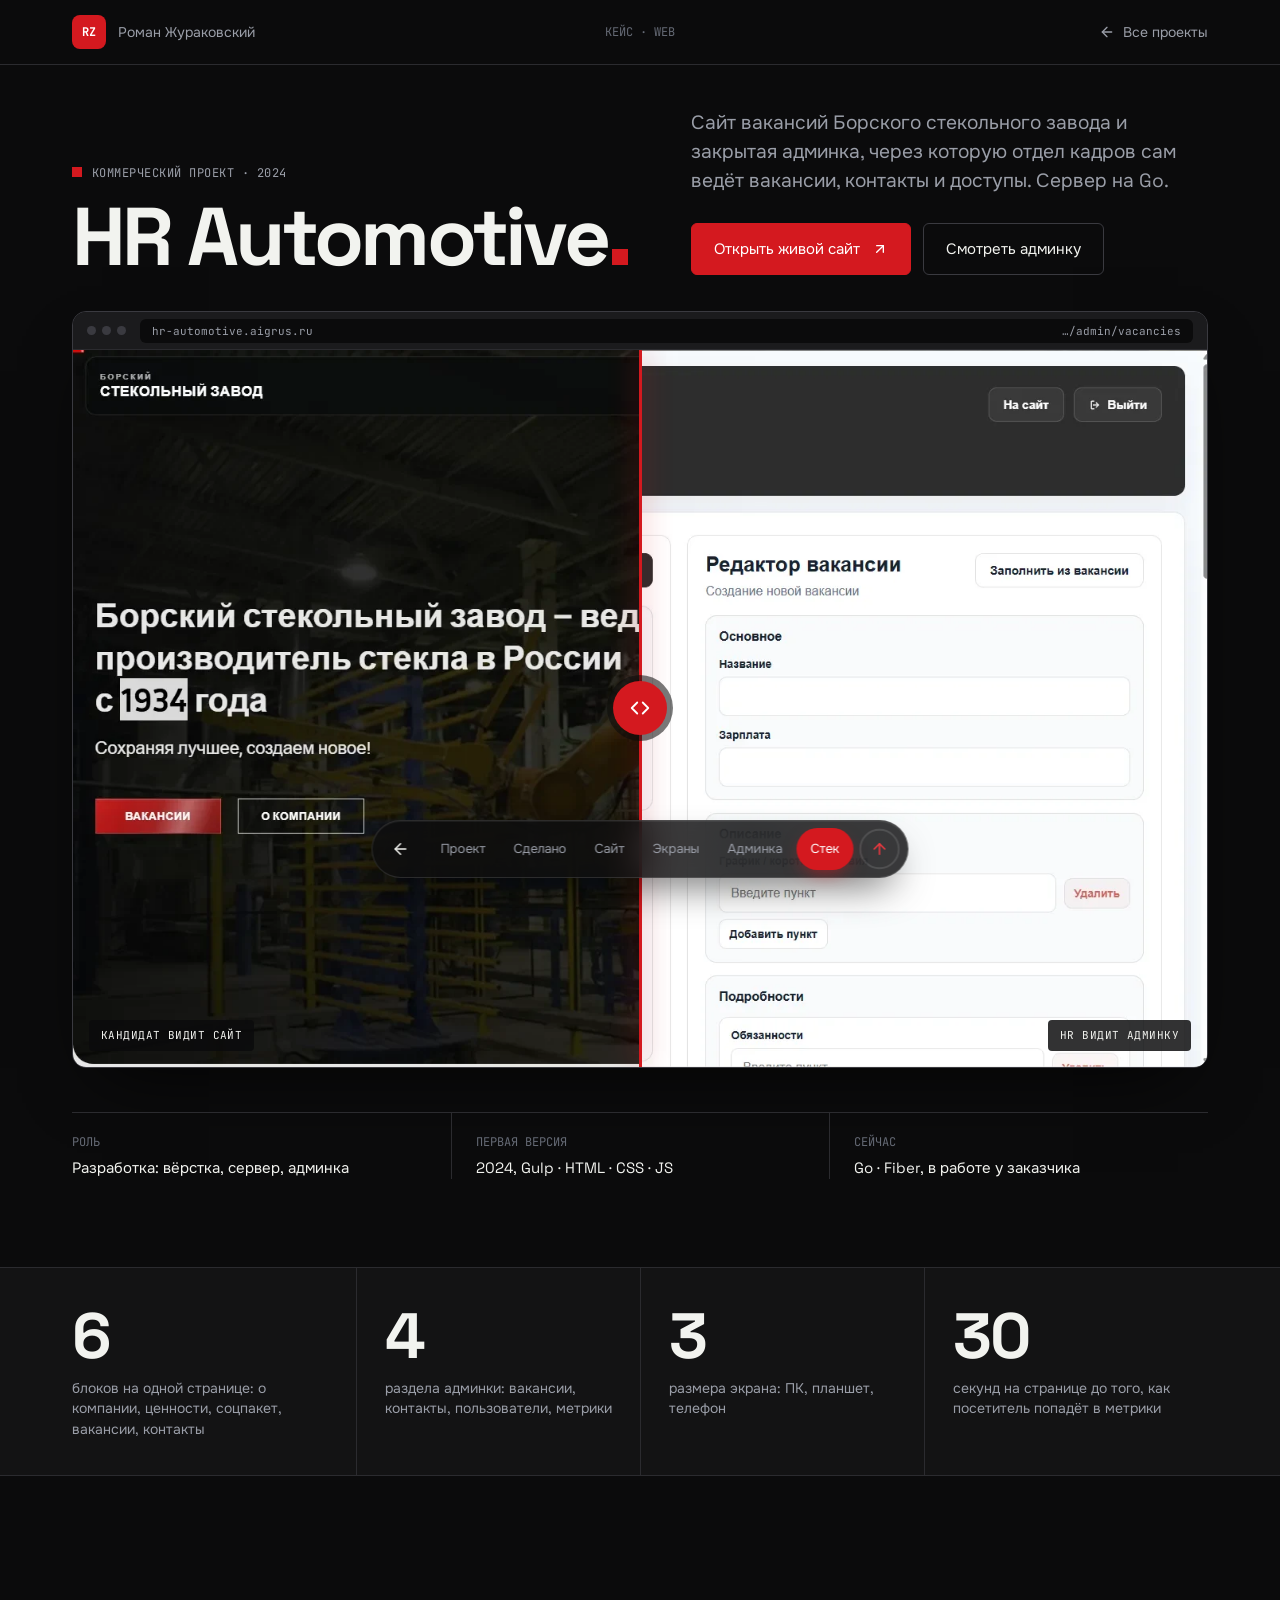
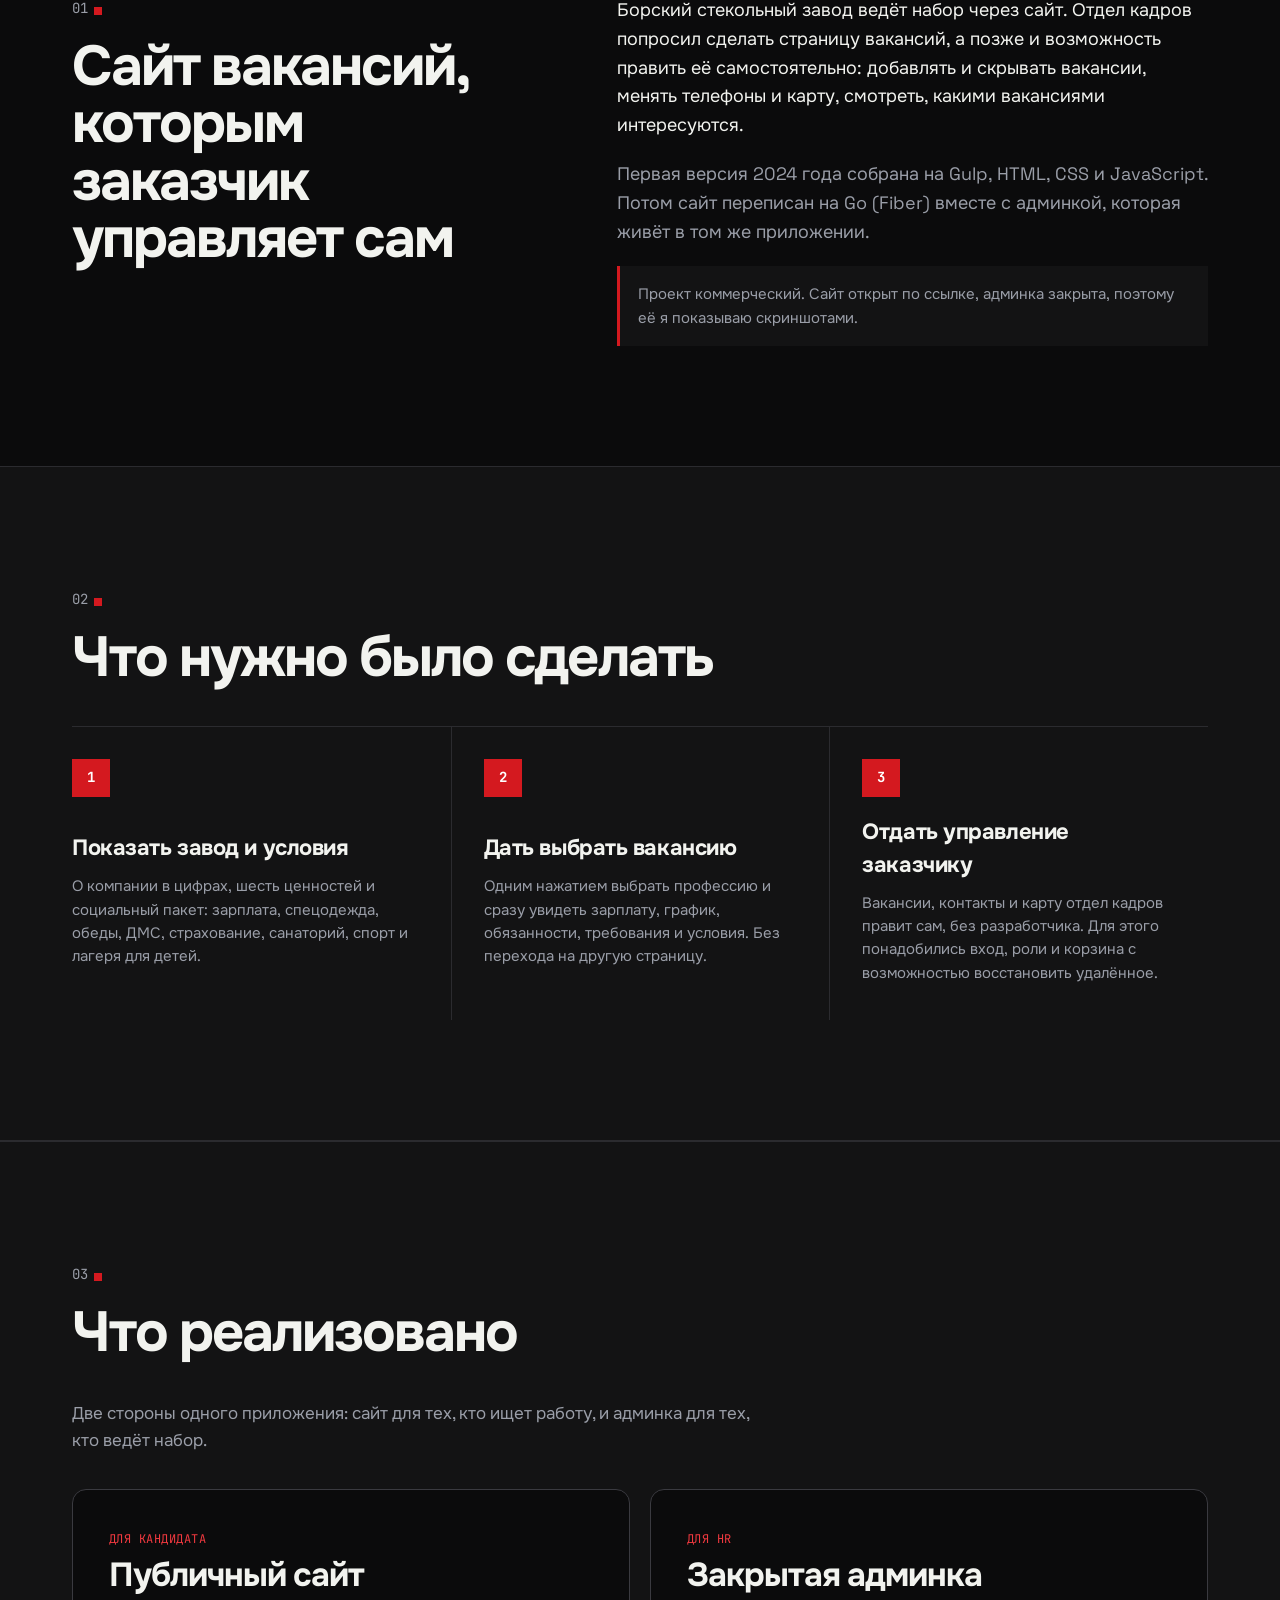
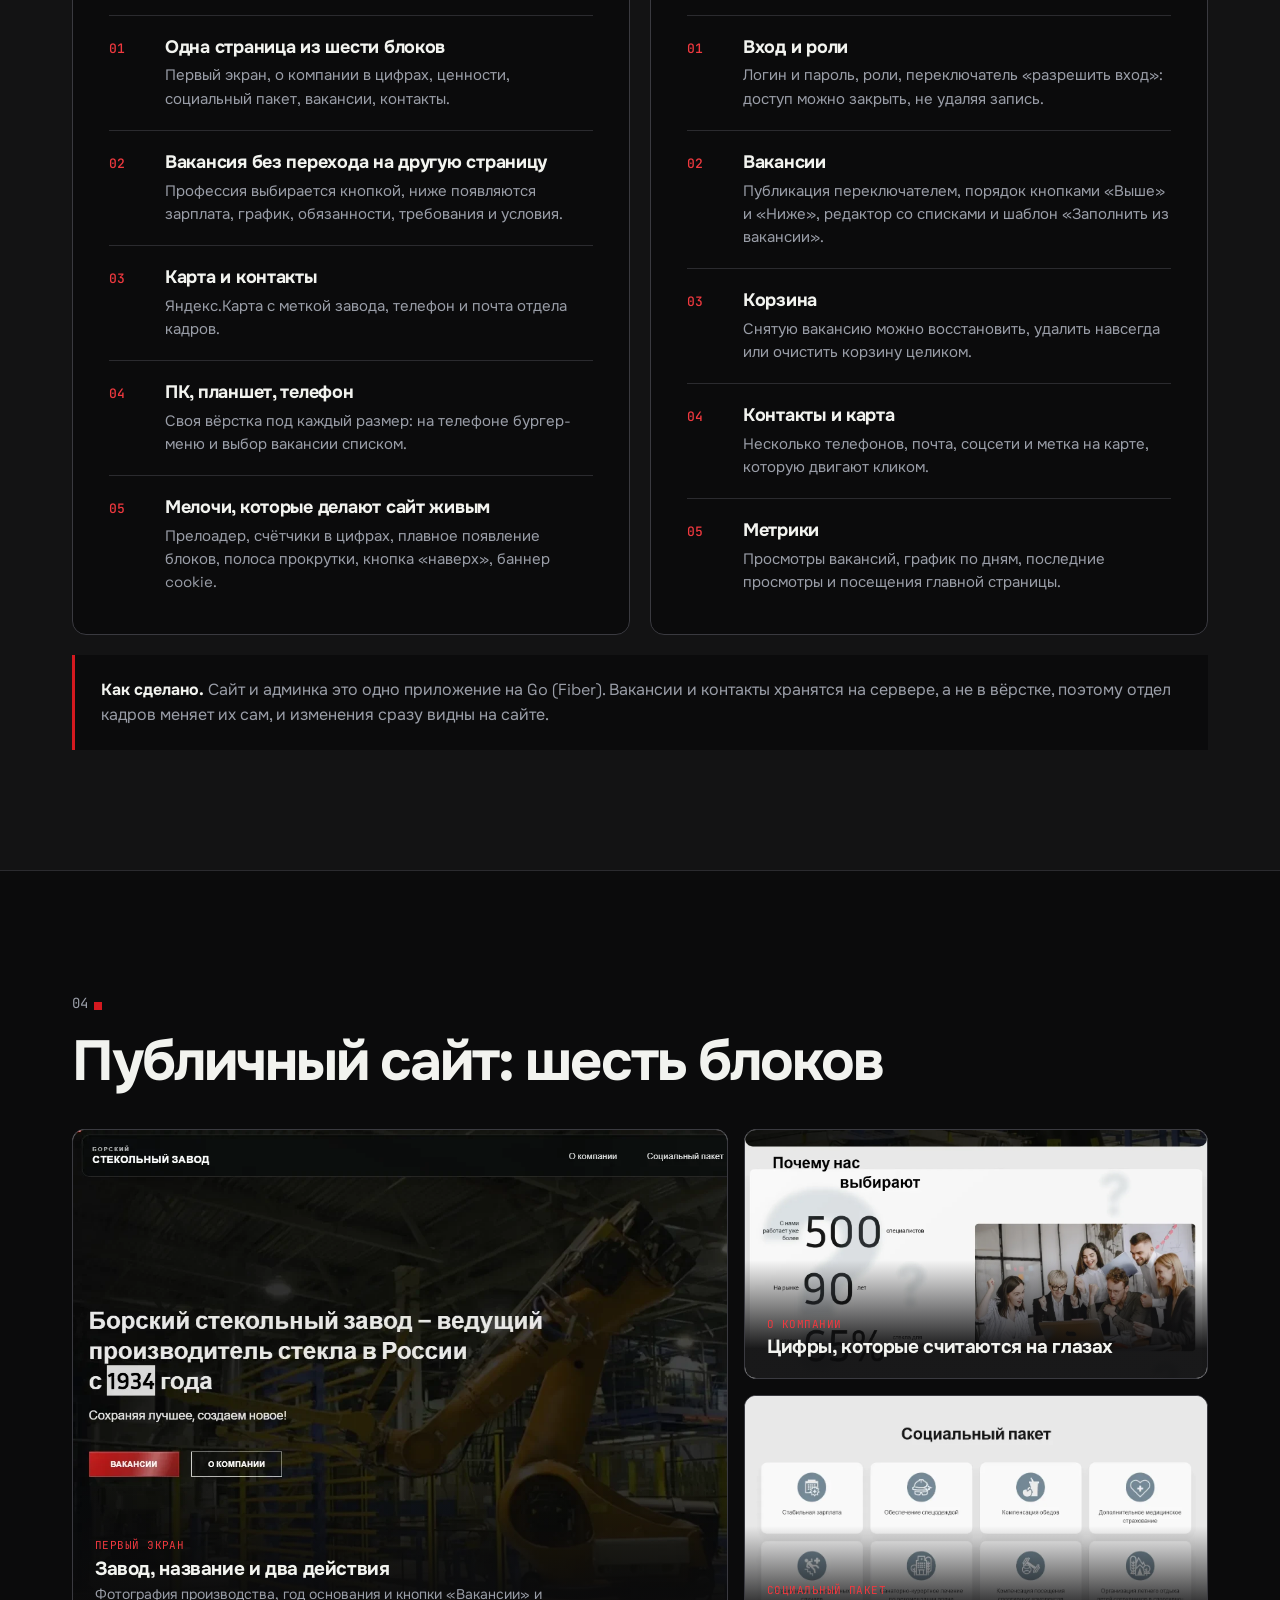
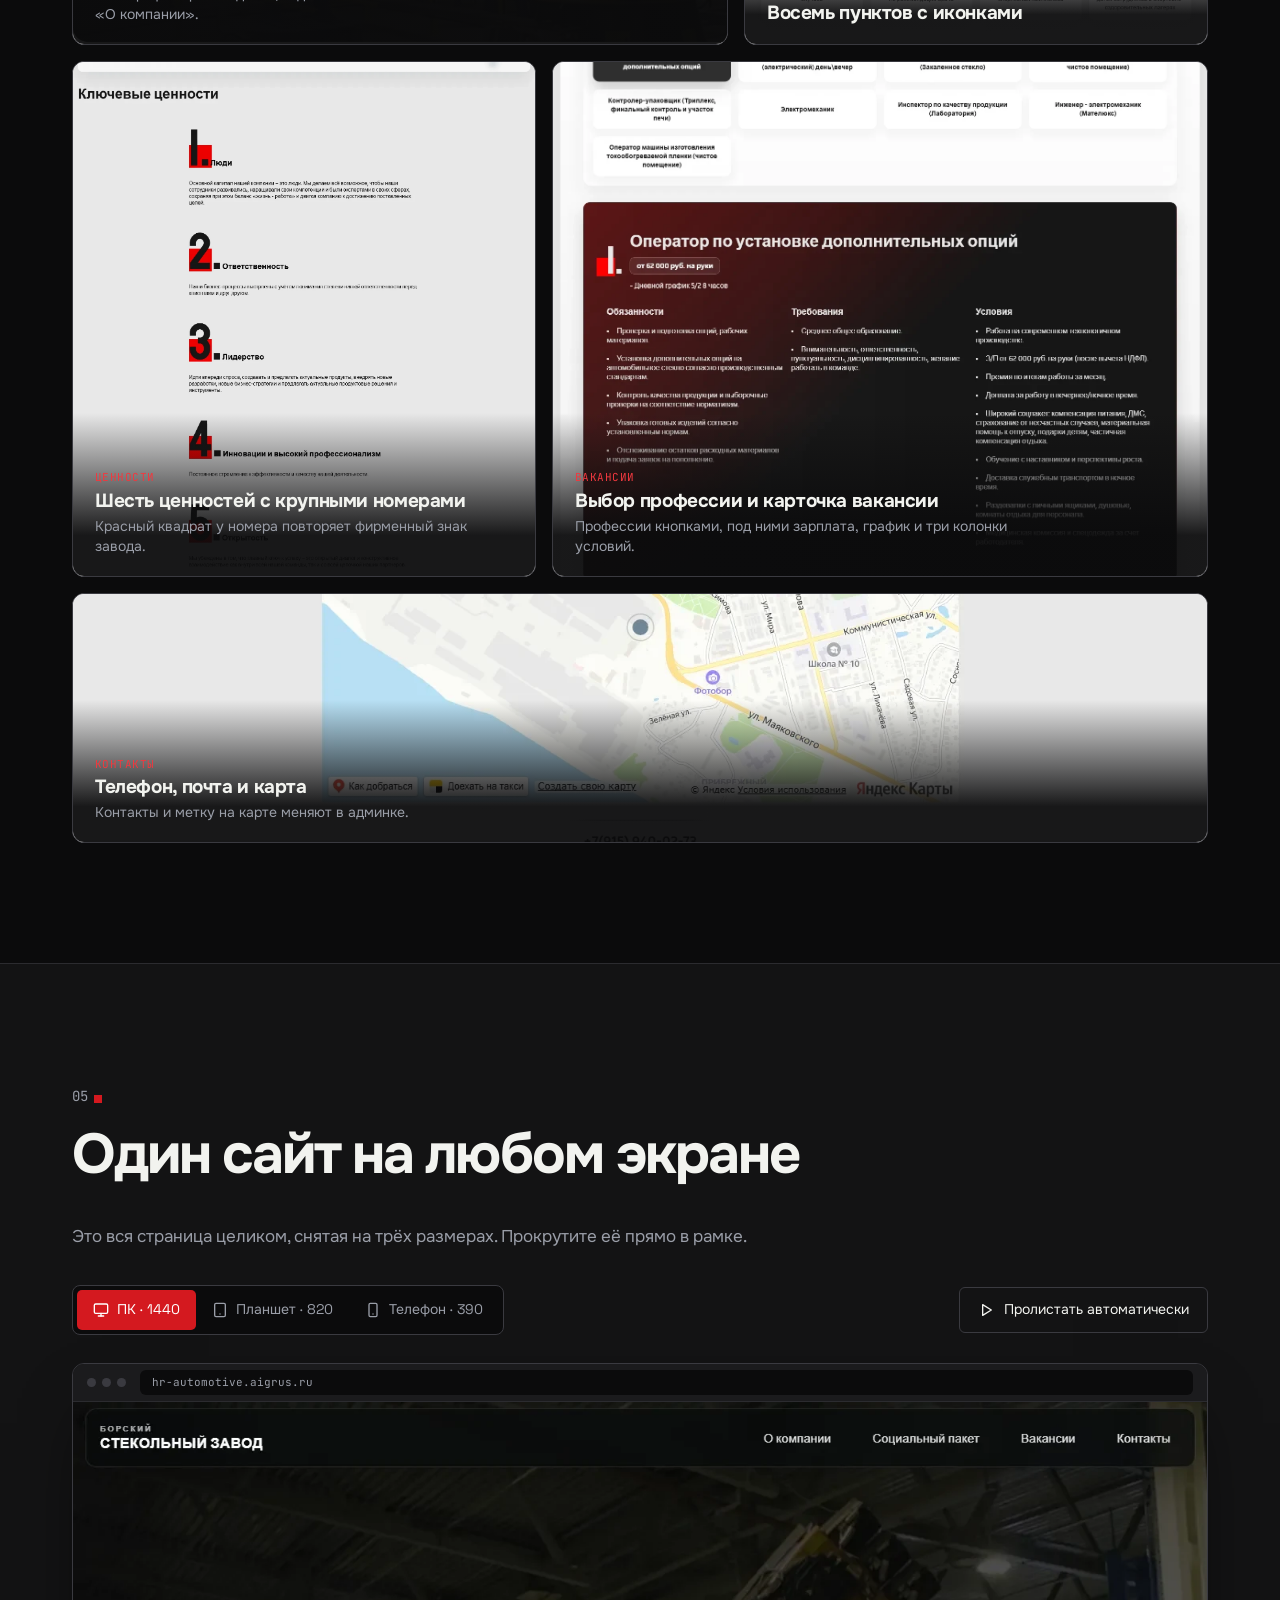
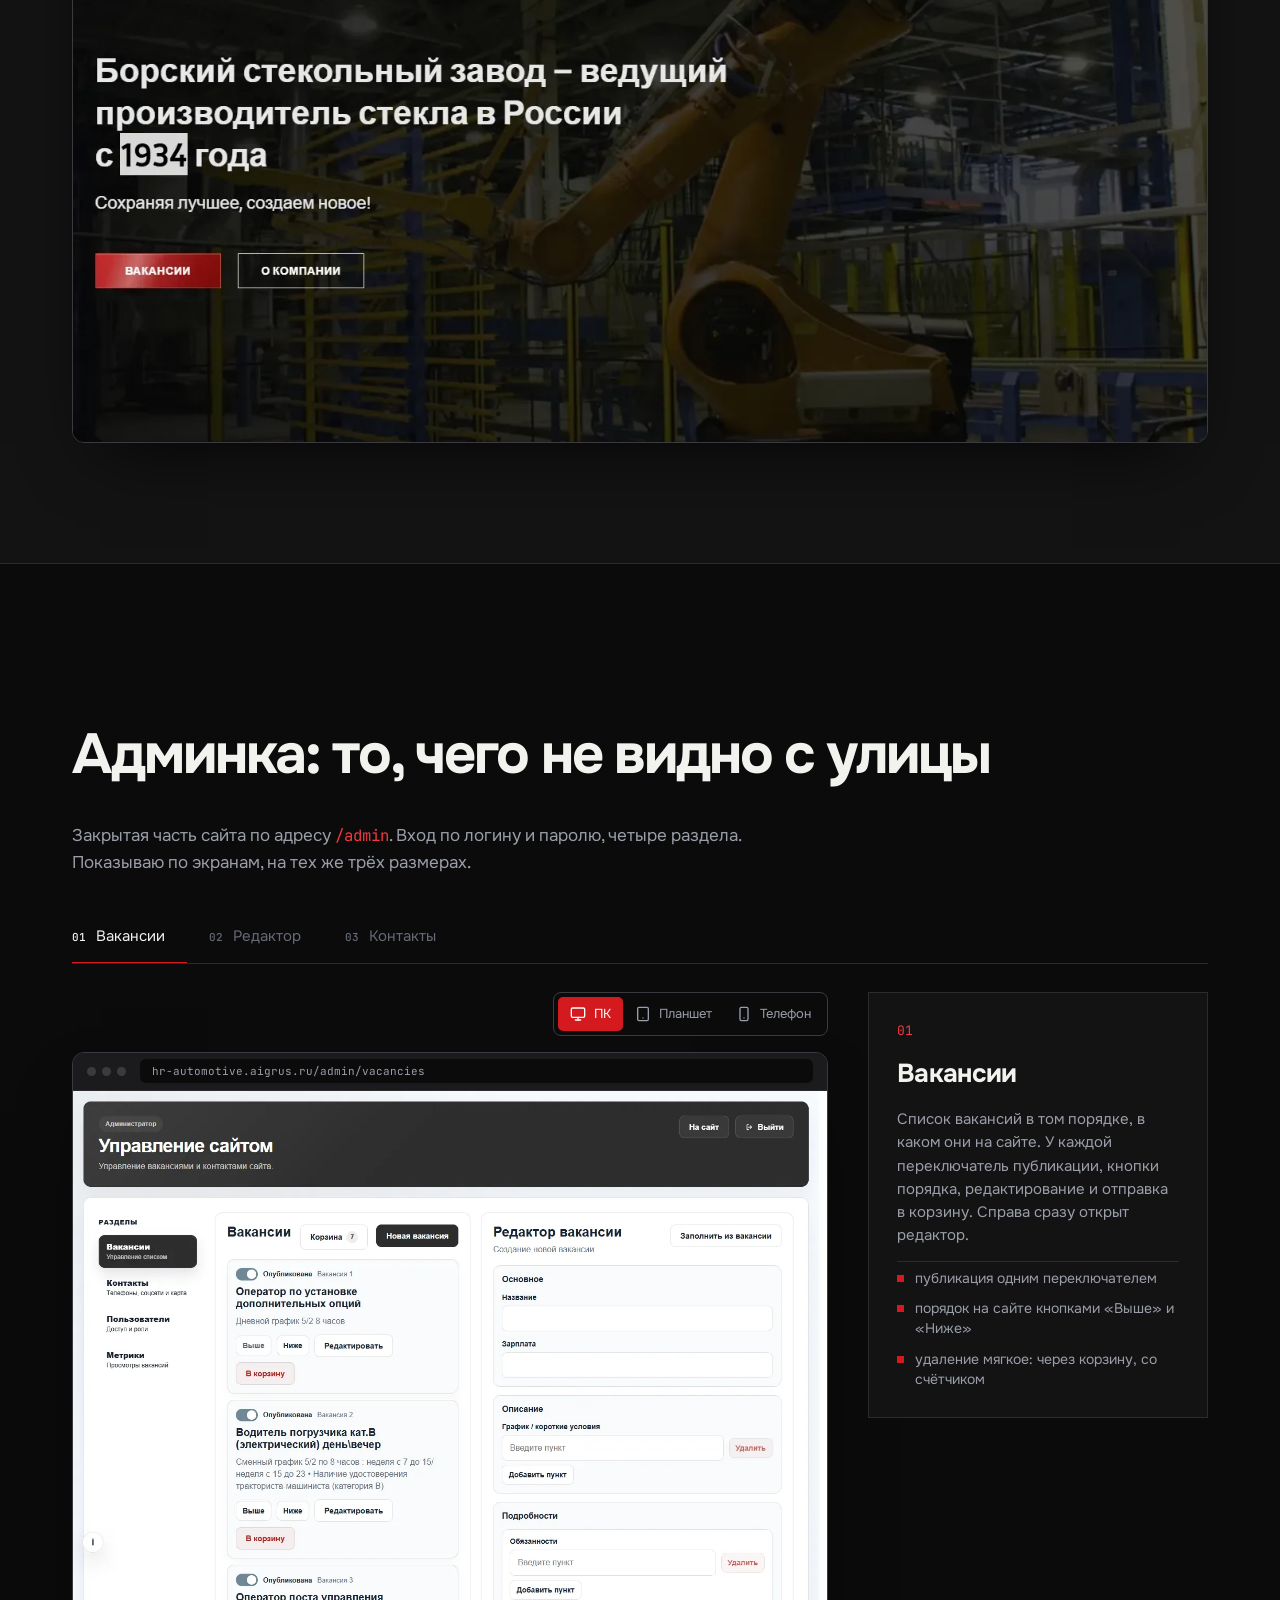
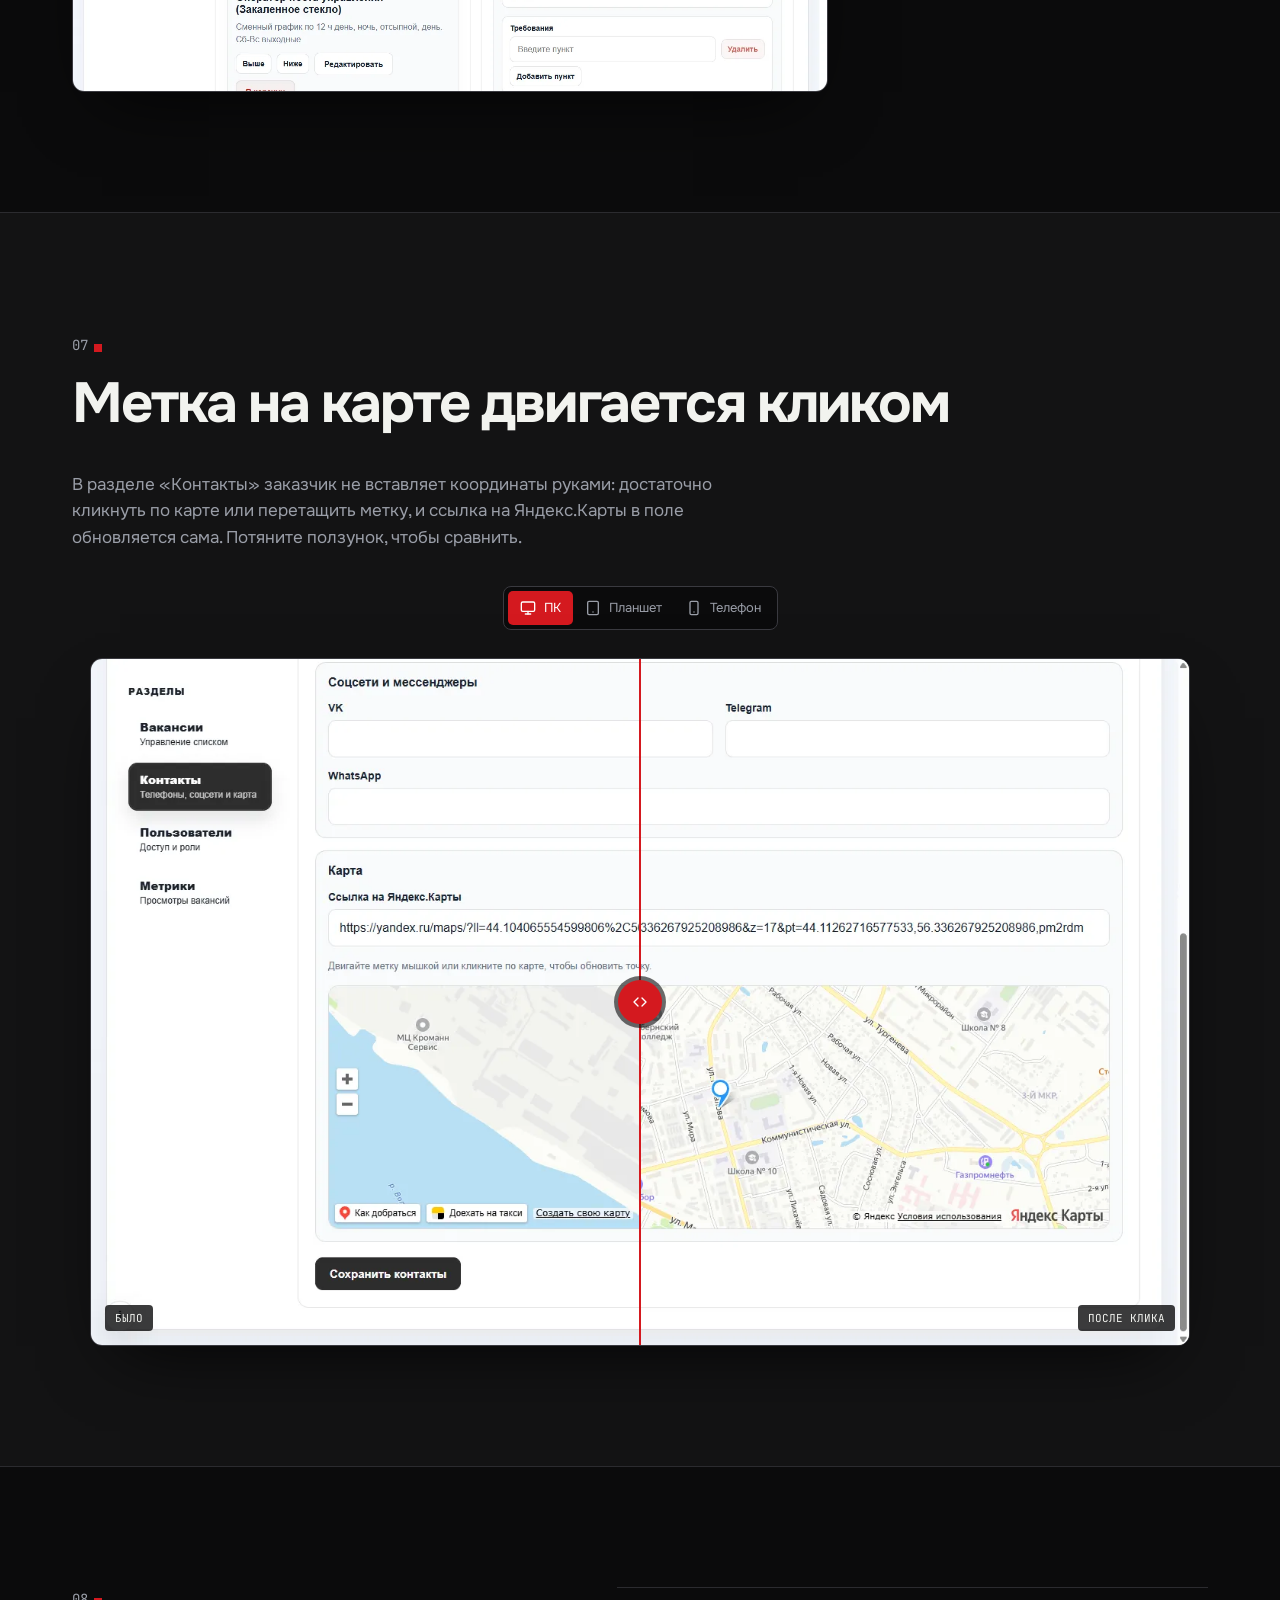
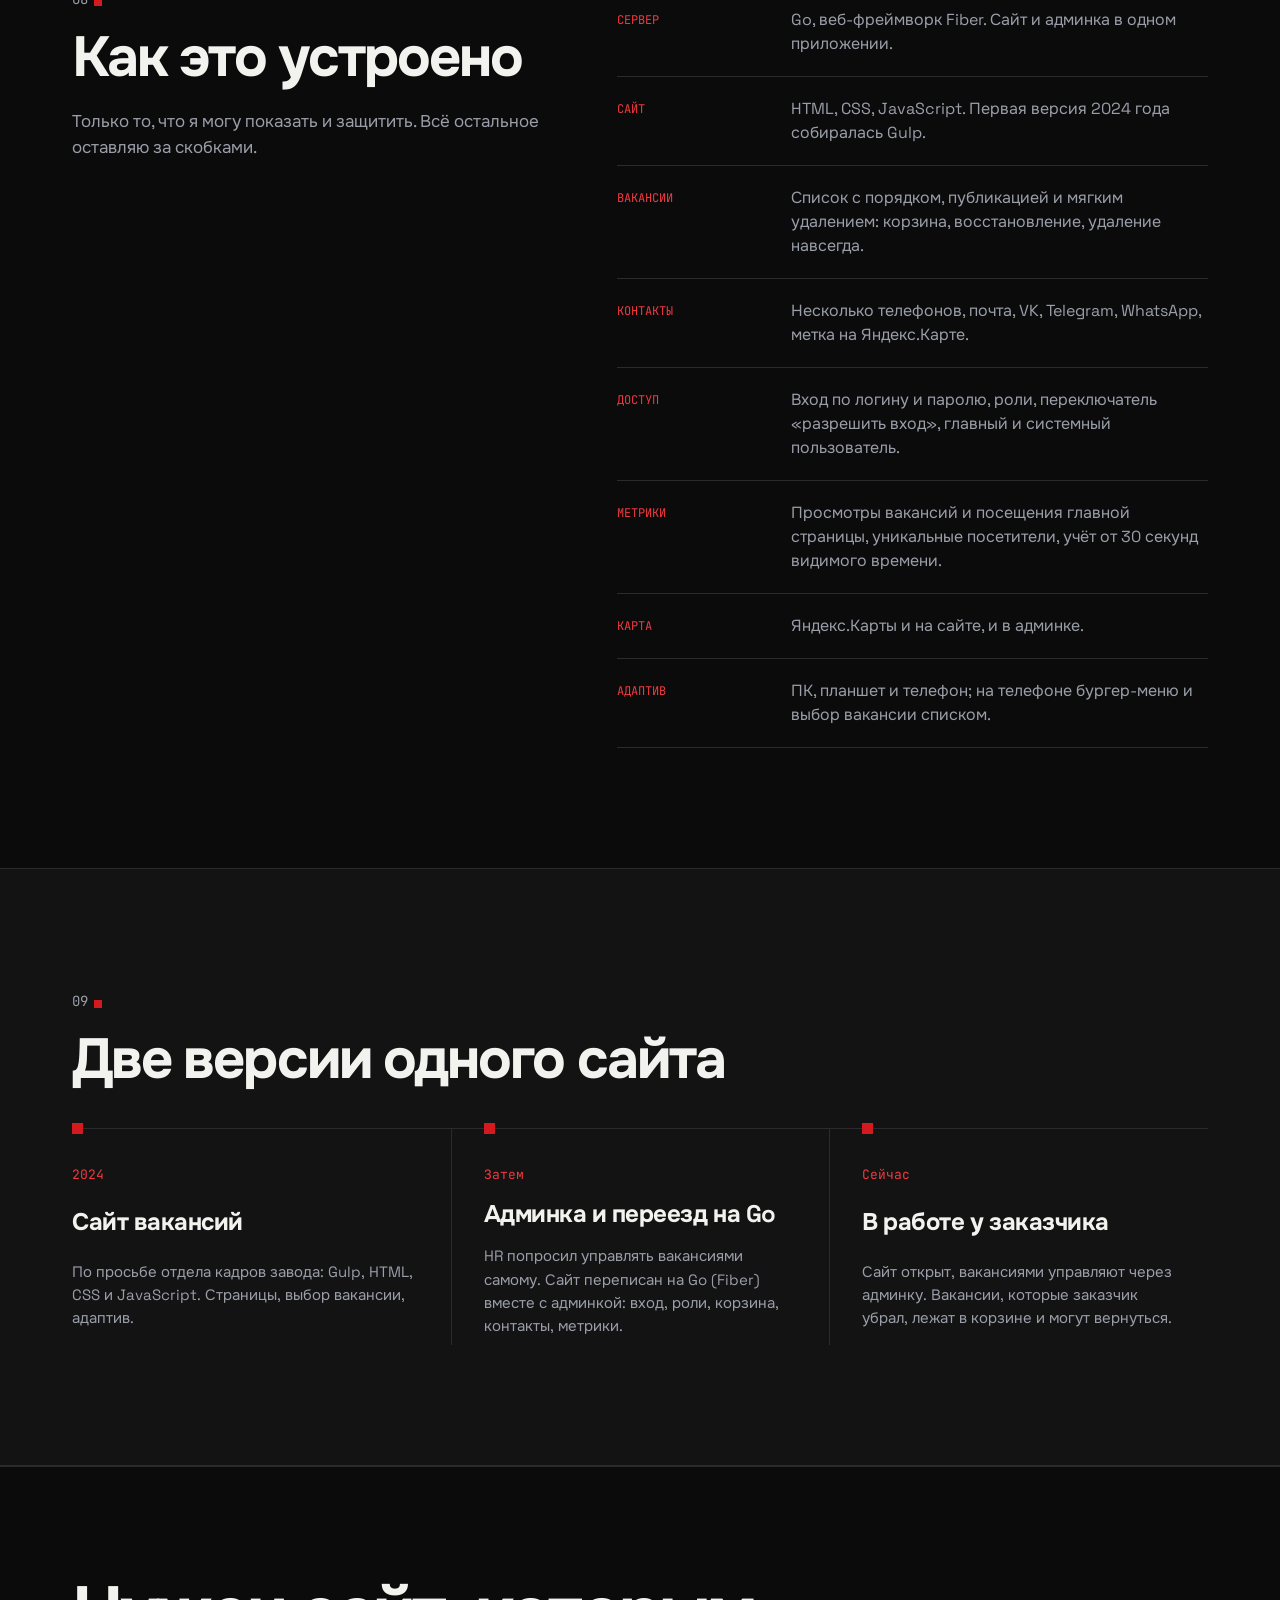
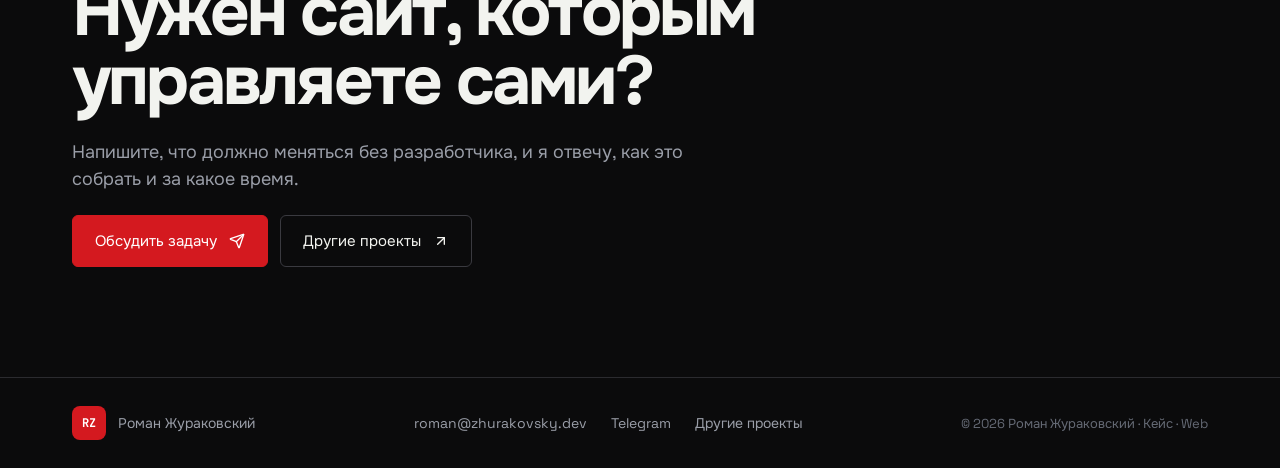
<file: hr-automotive.html>
<!DOCTYPE html>
<html lang="ru">
<head>
  <meta charset="UTF-8">
  <meta name="viewport" content="width=device-width, initial-scale=1, viewport-fit=cover">
  <title>HR Automotive — кейс · Роман Жураковский</title>
  <meta name="description" content="HR Automotive — сайт вакансий Борского стекольного завода и закрытая админка на Go (Fiber): вакансии с корзиной, контакты с картой, роли и доступы, метрики просмотров.">
  <meta name="theme-color" content="#0B0B0C">
  <link rel="icon" href="favicon.svg" type="image/svg+xml">
  <link rel="apple-touch-icon" href="apple-touch-icon.png">
  <link rel="canonical" href="https://romanzhurakovskiy.ru/hr-automotive.html">
  <meta property="og:type" content="website">
  <meta property="og:locale" content="ru_RU">
  <meta property="og:title" content="HR Automotive — кейс · Роман Жураковский">
  <meta property="og:description" content="Сайт вакансий Борского стекольного завода и закрытая админка на Go (Fiber): вакансии, контакты, роли и метрики.">
  <meta property="og:url" content="https://romanzhurakovskiy.ru/hr-automotive.html">
  <meta property="og:image" content="https://romanzhurakovskiy.ru/images/hr-automotive/site-desktop-first.webp">
  <meta name="twitter:card" content="summary_large_image">
  <script>document.documentElement.classList.add('js')</script>

  <link rel="preconnect" href="https://fonts.googleapis.com">
  <link rel="preconnect" href="https://fonts.gstatic.com" crossorigin>
  <link href="https://fonts.googleapis.com/css2?family=JetBrains+Mono:wght@400;500;700&family=Onest:wght@400;500;700&family=Space+Grotesk:wght@400;500;700&display=swap" rel="stylesheet">
  <link rel="stylesheet" href="css/style.css">
  <link rel="stylesheet" href="css/hr.css">
</head>
<body class="hr">

  <svg width="0" height="0" style="position:absolute" aria-hidden="true">
    <defs>
      <symbol id="i-arrow-up-right" viewBox="0 0 24 24"><path d="M7 7h10v10"/><path d="M7 17 17 7"/></symbol>
      <symbol id="i-arrow-left" viewBox="0 0 24 24"><path d="m12 19-7-7 7-7"/><path d="M19 12H5"/></symbol>
      <symbol id="i-x" viewBox="0 0 24 24"><path d="M18 6 6 18"/><path d="m6 6 12 12"/></symbol>
      <symbol id="i-send" viewBox="0 0 24 24"><path d="M14.536 21.686a.5.5 0 0 0 .937-.024l6.5-19a.496.496 0 0 0-.635-.635l-19 6.5a.5.5 0 0 0-.024.937l7.93 3.18a2 2 0 0 1 1.112 1.11z"/><path d="m21.854 2.147-10.94 10.939"/></symbol>
      <symbol id="i-mail" viewBox="0 0 24 24"><rect width="20" height="16" x="2" y="4" rx="2"/><path d="m22 7-8.97 5.7a1.94 1.94 0 0 1-2.06 0L2 7"/></symbol>
      <symbol id="i-monitor" viewBox="0 0 24 24"><rect width="20" height="14" x="2" y="3" rx="2"/><path d="M8 21h8"/><path d="M12 17v4"/></symbol>
      <symbol id="i-tablet" viewBox="0 0 24 24"><rect width="16" height="20" x="4" y="2" rx="2"/><path d="M12 18h.01"/></symbol>
      <symbol id="i-phone" viewBox="0 0 24 24"><rect width="12" height="20" x="6" y="2" rx="2"/><path d="M12 18h.01"/></symbol>
      <symbol id="i-play" viewBox="0 0 24 24"><polygon points="7 4 20 12 7 20 7 4"/></symbol>
      <symbol id="i-pause" viewBox="0 0 24 24"><rect width="4" height="16" x="6" y="4"/><rect width="4" height="16" x="14" y="4"/></symbol>
      <symbol id="i-chevron-up" viewBox="0 0 24 24"><path d="m18 15-6-6-6 6"/></symbol>
      <symbol id="i-arrow-up" viewBox="0 0 24 24"><path d="m5 12 7-7 7 7"/><path d="M12 19V5"/></symbol>
      <symbol id="i-drag" viewBox="0 0 24 24"><path d="m9 18-6-6 6-6"/><path d="m15 6 6 6-6 6"/></symbol>
    </defs>
  </svg>

  <!-- Верхняя строка: логотип и возврат к проектам. Навигация по разделам в доке внизу. -->
  <header class="hr-bar">
    <div class="container hr-bar__inner">
      <a class="hr-brand" href="index.html" aria-label="Роман Жураковский, на главную">
        <span class="hr-brand__mark">RZ</span>
        <span class="hr-brand__name">Роман Жураковский</span>
      </a>
      <span class="hr-bar__tag">Кейс · Web</span>
      <a class="hr-back" href="index.html#projects"><svg class="icon"><use href="#i-arrow-left"/></svg>Все проекты</a>
    </div>
  </header>

  <!-- Нижний док с разделами кейса -->
  <nav class="hr-dock" aria-label="Разделы кейса" data-dock>
    <a class="hr-dock__round hr-dock__back" href="index.html#projects" aria-label="Все проекты">
      <svg class="icon"><use href="#i-arrow-left"/></svg>
    </a>

    <button class="hr-dock__current" type="button" aria-expanded="false" aria-controls="hr-dock-links" data-dock-toggle>
      <span data-dock-label>Разделы</span>
      <svg class="icon"><use href="#i-chevron-up"/></svg>
    </button>

    <div class="hr-dock__links" id="hr-dock-links" data-dock-links>
      <span class="hr-dock__pill" aria-hidden="true"></span>
      <a href="#about">Проект</a>
      <a href="#done">Сделано</a>
      <a href="#site">Сайт</a>
      <a href="#devices">Экраны</a>
      <a href="#admin">Админка</a>
      <a href="#stack">Стек</a>
    </div>

    <a class="hr-dock__round hr-dock__up" href="#top" aria-label="Наверх">
      <svg class="hr-dock__ring" viewBox="0 0 48 48" aria-hidden="true">
        <circle cx="24" cy="24" r="21"/>
        <circle cx="24" cy="24" r="21" pathLength="100" data-dock-ring/>
      </svg>
      <svg class="icon hr-dock__arrow"><use href="#i-arrow-up"/></svg>
    </a>
  </nav>

  <main id="top">

    <!-- Первый экран: шов между сайтом и админкой -->
    <section class="hr-hero">
      <div class="container">
        <div class="hr-hero__head">
          <div>
            <span class="hr-tag reveal">Коммерческий проект · 2024</span>
            <h1 class="hr-title reveal" aria-label="HR Automotive">HR <span class="hr-nowrap">Automotive<i class="hr-mark" aria-hidden="true"></i></span></h1>
          </div>
          <div class="hr-hero__side">
            <p class="hr-lead reveal">Сайт вакансий Борского стекольного завода и закрытая админка, через которую отдел кадров сам ведёт вакансии, контакты и доступы. Сервер на Go.</p>
            <div class="hr-actions reveal">
              <a class="hr-btn hr-btn--red" href="https://hr-automotive.aigrus.ru/" target="_blank" rel="noopener">Открыть живой сайт <svg class="icon"><use href="#i-arrow-up-right"/></svg></a>
              <a class="hr-btn" href="#admin">Смотреть админку</a>
            </div>
          </div>
        </div>

        <figure class="hr-seam reveal" data-seam style="--pos:50%">
          <div class="hr-browser__bar">
            <span class="hr-browser__dots"><i></i><i></i><i></i></span>
            <span class="hr-seam__url"><b>hr-automotive.aigrus.ru</b><b>…/admin/vacancies</b></span>
          </div>
          <div class="hr-seam__view">
            <picture>
              <source media="(max-width: 767px)" srcset="images/hr-automotive/site-mobile-first.webp">
              <img src="images/hr-automotive/site-desktop-first.webp" alt="Сайт: первый экран с названием завода и кнопками «Вакансии» и «О компании»" width="1425" height="900">
            </picture>
            <picture class="hr-seam__top">
              <source media="(max-width: 767px)" srcset="images/hr-automotive/admin-vacancies-mobile-first.webp">
              <img src="images/hr-automotive/admin-vacancies-desktop-first.webp" alt="Админка: список вакансий с переключателями публикации и редактор" width="1440" height="900">
            </picture>
            <span class="hr-seam__line" aria-hidden="true"></span>
            <span class="hr-seam__handle" aria-hidden="true"><svg class="icon"><use href="#i-drag"/></svg></span>
            <input class="hr-seam__range" type="range" min="0" max="100" step="0.1" value="50" aria-label="Шов: слева сайт, справа админка">
            <span class="hr-seam__label hr-seam__label--l">Кандидат видит сайт</span>
            <span class="hr-seam__label hr-seam__label--r">HR видит админку</span>
          </div>
        </figure>

        <dl class="hr-meta reveal">
          <div><dt>Роль</dt><dd>Разработка: вёрстка, сервер, админка</dd></div>
          <div><dt>Первая версия</dt><dd>2024, Gulp · HTML · CSS · JS</dd></div>
          <div><dt>Сейчас</dt><dd>Go · Fiber, в работе у заказчика</dd></div>
        </dl>
      </div>
    </section>

    <!-- Факты в строку -->
    <section class="hr-facts" aria-label="Коротко о проекте">
      <div class="container hr-facts__row">
        <div class="reveal"><strong data-count="6">6</strong><span>блоков на одной странице: о компании, ценности, соцпакет, вакансии, контакты</span></div>
        <div class="reveal"><strong data-count="4">4</strong><span>раздела админки: вакансии, контакты, пользователи, метрики</span></div>
        <div class="reveal"><strong data-count="3">3</strong><span>размера экрана: ПК, планшет, телефон</span></div>
        <div class="reveal"><strong data-count="30">30</strong><span>секунд на странице до того, как посетитель попадёт в метрики</span></div>
      </div>
    </section>

    <!-- 01 О проекте -->
    <section class="hr-sec" id="about">
      <div class="container hr-split">
        <div class="hr-sec__head">
          <span class="hr-num reveal">01</span>
          <h2 class="hr-h2 reveal">Сайт вакансий, которым заказчик управляет сам</h2>
        </div>
        <div class="hr-prose">
          <p class="reveal">Борский стекольный завод ведёт набор через сайт. Отдел кадров попросил сделать страницу вакансий, а позже и возможность править её самостоятельно: добавлять и скрывать вакансии, менять телефоны и карту, смотреть, какими вакансиями интересуются.</p>
          <p class="reveal">Первая версия 2024 года собрана на Gulp, HTML, CSS и JavaScript. Потом сайт переписан на Go (Fiber) вместе с админкой, которая живёт в том же приложении.</p>
          <p class="hr-note reveal">Проект коммерческий. Сайт открыт по ссылке, админка закрыта, поэтому её я показываю скриншотами.</p>
        </div>
      </div>
    </section>

    <!-- 02 Задача -->
    <section class="hr-sec hr-sec--tint" id="task">
      <div class="container">
        <div class="hr-sec__head hr-sec__head--wide">
          <span class="hr-num reveal">02</span>
          <h2 class="hr-h2 reveal">Что нужно было сделать</h2>
        </div>
        <ol class="hr-tasks">
          <li class="reveal"><span>1</span><div><h3>Показать завод и условия</h3><p>О компании в цифрах, шесть ценностей и социальный пакет: зарплата, спецодежда, обеды, ДМС, страхование, санаторий, спорт и лагеря для детей.</p></div></li>
          <li class="reveal"><span>2</span><div><h3>Дать выбрать вакансию</h3><p>Одним нажатием выбрать профессию и сразу увидеть зарплату, график, обязанности, требования и условия. Без перехода на другую страницу.</p></div></li>
          <li class="reveal"><span>3</span><div><h3>Отдать управление заказчику</h3><p>Вакансии, контакты и карту отдел кадров правит сам, без разработчика. Для этого понадобились вход, роли и корзина с возможностью восстановить удалённое.</p></div></li>
        </ol>
      </div>
    </section>

    <!-- 03 Что реализовано -->
    <section class="hr-sec hr-sec--tint" id="done">
      <div class="container">
        <div class="hr-sec__head hr-sec__head--wide">
          <span class="hr-num reveal">03</span>
          <h2 class="hr-h2 reveal">Что реализовано</h2>
        </div>
        <p class="hr-sub reveal">Две стороны одного приложения: сайт для тех, кто ищет работу, и админка для тех, кто ведёт набор.</p>

        <div class="hr-done">
          <article class="hr-done__col reveal">
            <span class="hr-done__for">Для кандидата</span>
            <h3>Публичный сайт</h3>
            <ul>
              <li><b>01</b><div><strong>Одна страница из шести блоков</strong><span>Первый экран, о компании в цифрах, ценности, социальный пакет, вакансии, контакты.</span></div></li>
              <li><b>02</b><div><strong>Вакансия без перехода на другую страницу</strong><span>Профессия выбирается кнопкой, ниже появляются зарплата, график, обязанности, требования и условия.</span></div></li>
              <li><b>03</b><div><strong>Карта и контакты</strong><span>Яндекс.Карта с меткой завода, телефон и почта отдела кадров.</span></div></li>
              <li><b>04</b><div><strong>ПК, планшет, телефон</strong><span>Своя вёрстка под каждый размер: на телефоне бургер-меню и выбор вакансии списком.</span></div></li>
              <li><b>05</b><div><strong>Мелочи, которые делают сайт живым</strong><span>Прелоадер, счётчики в цифрах, плавное появление блоков, полоса прокрутки, кнопка «наверх», баннер cookie.</span></div></li>
            </ul>
          </article>

          <article class="hr-done__col reveal">
            <span class="hr-done__for">Для HR</span>
            <h3>Закрытая админка</h3>
            <ul>
              <li><b>01</b><div><strong>Вход и роли</strong><span>Логин и пароль, роли, переключатель «разрешить вход»: доступ можно закрыть, не удаляя запись.</span></div></li>
              <li><b>02</b><div><strong>Вакансии</strong><span>Публикация переключателем, порядок кнопками «Выше» и «Ниже», редактор со списками и шаблон «Заполнить из вакансии».</span></div></li>
              <li><b>03</b><div><strong>Корзина</strong><span>Снятую вакансию можно восстановить, удалить навсегда или очистить корзину целиком.</span></div></li>
              <li><b>04</b><div><strong>Контакты и карта</strong><span>Несколько телефонов, почта, соцсети и метка на карте, которую двигают кликом.</span></div></li>
              <li><b>05</b><div><strong>Метрики</strong><span>Просмотры вакансий, график по дням, последние просмотры и посещения главной страницы.</span></div></li>
            </ul>
          </article>

          <p class="hr-done__how reveal"><strong>Как сделано.</strong> Сайт и админка это одно приложение на Go (Fiber). Вакансии и контакты хранятся на сервере, а не в вёрстке, поэтому отдел кадров меняет их сам, и изменения сразу видны на сайте.</p>
        </div>
      </div>
    </section>

    <!-- 05 Публичный сайт -->
    <section class="hr-sec" id="site">
      <div class="container">
        <div class="hr-sec__head hr-sec__head--wide">
          <span class="hr-num reveal">04</span>
          <h2 class="hr-h2 reveal">Публичный сайт: шесть блоков</h2>
        </div>

        <div class="hr-bento">
          <figure class="hr-tile hr-tile--hero reveal">
            <img src="images/hr-automotive/site-desktop-first.webp" alt="Первый экран сайта" width="1425" height="900" loading="lazy">
            <figcaption><span>Первый экран</span><strong>Завод, название и два действия</strong><p>Фотография производства, год основания и кнопки «Вакансии» и «О компании».</p></figcaption>
          </figure>
          <figure class="hr-tile hr-tile--about reveal">
            <img src="images/hr-automotive/site-about-desktop.webp" alt="Блок «Почему нас выбирают»" width="1425" height="821" loading="lazy">
            <figcaption><span>О компании</span><strong>Цифры, которые считаются на глазах</strong></figcaption>
          </figure>
          <figure class="hr-tile hr-tile--social reveal">
            <img src="images/hr-automotive/site-social-desktop.webp" alt="Социальный пакет: восемь пунктов с иконками" width="1425" height="644" loading="lazy">
            <figcaption><span>Социальный пакет</span><strong>Восемь пунктов с иконками</strong></figcaption>
          </figure>
          <figure class="hr-tile hr-tile--values reveal">
            <img src="images/hr-automotive/site-values-desktop.webp" alt="Ключевые ценности с крупными номерами" width="1425" height="2118" loading="lazy">
            <figcaption><span>Ценности</span><strong>Шесть ценностей с крупными номерами</strong><p>Красный квадрат у номера повторяет фирменный знак завода.</p></figcaption>
          </figure>
          <figure class="hr-tile hr-tile--vac reveal">
            <img src="images/hr-automotive/site-vacancies-desktop.webp" alt="Выбор вакансии и карточка с условиями" width="1425" height="1485" loading="lazy">
            <figcaption><span>Вакансии</span><strong>Выбор профессии и карточка вакансии</strong><p>Профессии кнопками, под ними зарплата, график и три колонки условий.</p></figcaption>
          </figure>
          <figure class="hr-tile hr-tile--contacts reveal">
            <img src="images/hr-automotive/site-contacts-desktop.webp" alt="Контакты: карта, телефон и почта" width="1425" height="836" loading="lazy">
            <figcaption><span>Контакты</span><strong>Телефон, почта и карта</strong><p>Контакты и метку на карте меняют в админке.</p></figcaption>
          </figure>
        </div>
      </div>
    </section>

    <!-- 04 Устройства -->
    <section class="hr-sec hr-sec--tint" id="devices">
      <div class="container">
        <div class="hr-sec__head hr-sec__head--wide">
          <span class="hr-num reveal">05</span>
          <h2 class="hr-h2 reveal">Один сайт на любом экране</h2>
        </div>
        <p class="hr-sub reveal">Это вся страница целиком, снятая на трёх размерах. Прокрутите её прямо в рамке.</p>

        <div class="hr-dev" data-device-root data-scroll-demo>
          <div class="hr-dev__bar reveal">
            <div class="hr-seg" role="tablist" aria-label="Размер экрана">
              <span class="hr-seg__pill" aria-hidden="true"></span>
              <button type="button" role="tab" aria-selected="true" data-device="desktop"><svg class="icon"><use href="#i-monitor"/></svg>ПК · 1440</button>
              <button type="button" role="tab" aria-selected="false" data-device="tablet"><svg class="icon"><use href="#i-tablet"/></svg>Планшет · 820</button>
              <button type="button" role="tab" aria-selected="false" data-device="mobile"><svg class="icon"><use href="#i-phone"/></svg>Телефон · 390</button>
            </div>
            <button type="button" class="hr-play" data-play aria-pressed="false"><svg class="icon"><use href="#i-play"/></svg><span>Пролистать автоматически</span></button>
          </div>

          <div class="hr-dev__stage">
            <figure class="hr-frame hr-frame--desktop is-active" data-device-pane="desktop">
              <div class="hr-browser__bar"><span class="hr-browser__dots"><i></i><i></i><i></i></span><span class="hr-browser__url">hr-automotive.aigrus.ru</span></div>
              <div class="hr-frame__view" data-view tabindex="0" aria-label="Страница сайта на ПК, можно прокручивать"><img src="images/hr-automotive/site-desktop-full.webp" alt="Страница сайта целиком на ПК" width="1425" height="6759" loading="lazy"></div>
            </figure>
            <figure class="hr-frame hr-frame--tablet" data-device-pane="tablet">
              <div class="hr-frame__view" data-view tabindex="0" aria-label="Страница сайта на планшете, можно прокручивать"><img src="images/hr-automotive/site-tablet-full.webp" alt="Страница сайта целиком на планшете" width="820" height="7781" loading="lazy"></div>
            </figure>
            <figure class="hr-frame hr-frame--mobile" data-device-pane="mobile">
              <div class="hr-frame__view" data-view tabindex="0" aria-label="Страница сайта на телефоне, можно прокручивать"><img src="images/hr-automotive/site-mobile-full.webp" alt="Страница сайта целиком на телефоне" width="780" height="13450" loading="lazy"></div>
            </figure>
          </div>
        </div>
      </div>
    </section>

    <!-- 05 Админка -->
    <section class="hr-sec" id="admin">
      <div class="container">
        <div class="hr-sec__head hr-sec__head--wide">
          <span class="hr-num reveal">06</span>
          <h2 class="hr-h2 reveal">Админка: то, чего не видно с улицы</h2>
        </div>
        <p class="hr-sub reveal">Закрытая часть сайта по адресу <code>/admin</code>. Вход по логину и паролю, четыре раздела. Показываю по экранам, на тех же трёх размерах.</p>

        <div class="hr-adm" data-device-root data-admin>
          <div class="hr-adm__tabs reveal" role="tablist" aria-label="Разделы админки">
            <button type="button" role="tab" aria-selected="true" data-tab="vacancies"><b>01</b>Вакансии</button>
            <button type="button" role="tab" aria-selected="false" data-tab="editor"><b>02</b>Редактор</button>
            <button type="button" role="tab" aria-selected="false" data-tab="trash"><b>03</b>Корзина</button>
            <button type="button" role="tab" aria-selected="false" data-tab="contacts"><b>04</b>Контакты</button>
            <button type="button" role="tab" aria-selected="false" data-tab="users"><b>05</b>Роли</button>
            <button type="button" role="tab" aria-selected="false" data-tab="metrics"><b>06</b>Метрики</button>
          </div>

          <div class="hr-adm__main">
            <div class="hr-adm__window">
              <div class="hr-adm__devices">
                <div class="hr-seg hr-seg--sm" role="tablist" aria-label="Размер экрана админки">
                  <span class="hr-seg__pill" aria-hidden="true"></span>
                  <button type="button" role="tab" aria-selected="true" data-device="desktop"><svg class="icon"><use href="#i-monitor"/></svg>ПК</button>
                  <button type="button" role="tab" aria-selected="false" data-device="tablet"><svg class="icon"><use href="#i-tablet"/></svg>Планшет</button>
                  <button type="button" role="tab" aria-selected="false" data-device="mobile"><svg class="icon"><use href="#i-phone"/></svg>Телефон</button>
                </div>
              </div>

              <div class="hr-adm__stage" data-adm-stage>
                <figure class="hr-frame hr-frame--desktop is-active" data-device-pane="desktop">
                  <div class="hr-browser__bar"><span class="hr-browser__dots"><i></i><i></i><i></i></span><span class="hr-browser__url" data-adm-url>…/admin/vacancies</span></div>
                  <div class="hr-frame__view hr-frame__view--adm" data-view tabindex="0" aria-label="Экран админки на ПК, можно прокручивать"></div>
                </figure>
                <figure class="hr-frame hr-frame--tablet" data-device-pane="tablet">
                  <div class="hr-frame__view hr-frame__view--adm" data-view tabindex="0" aria-label="Экран админки на планшете, можно прокручивать"></div>
                </figure>
                <figure class="hr-frame hr-frame--mobile" data-device-pane="mobile">
                  <div class="hr-frame__view hr-frame__view--adm" data-view tabindex="0" aria-label="Экран админки на телефоне, можно прокручивать"></div>
                </figure>
              </div>
            </div>

            <aside class="hr-adm__note" aria-live="polite">
              <span class="hr-adm__num" data-note-num>01</span>
              <h3 data-note-title>Вакансии</h3>
              <p data-note-text></p>
              <ul data-note-list></ul>
              <div class="hr-adm__subtabs" data-subtabs hidden role="tablist" aria-label="Вкладка метрик"></div>
            </aside>
          </div>
        </div>
      </div>
    </section>

    <!-- 06 Карта -->
    <section class="hr-sec hr-sec--tint" id="map">
      <div class="container">
        <div class="hr-sec__head hr-sec__head--wide">
          <span class="hr-num reveal">07</span>
          <h2 class="hr-h2 reveal">Метка на карте двигается кликом</h2>
        </div>
        <p class="hr-sub reveal">В разделе «Контакты» заказчик не вставляет координаты руками: достаточно кликнуть по карте или перетащить метку, и ссылка на Яндекс.Карты в поле обновляется сама. Потяните ползунок, чтобы сравнить.</p>

        <div class="hr-cmp" data-device-root data-compare-root>
          <div class="hr-cmp__bar reveal">
            <div class="hr-seg hr-seg--sm" role="tablist" aria-label="Размер экрана">
              <span class="hr-seg__pill" aria-hidden="true"></span>
              <button type="button" role="tab" aria-selected="true" data-device="desktop"><svg class="icon"><use href="#i-monitor"/></svg>ПК</button>
              <button type="button" role="tab" aria-selected="false" data-device="tablet"><svg class="icon"><use href="#i-tablet"/></svg>Планшет</button>
              <button type="button" role="tab" aria-selected="false" data-device="mobile"><svg class="icon"><use href="#i-phone"/></svg>Телефон</button>
            </div>
          </div>
          <div class="hr-cmp__stage">
            <div class="hr-compare is-active reveal" data-device-pane="desktop" data-compare style="--pos:50%">
              <img src="images/hr-automotive/admin-map-before-desktop.webp" alt="Карта: исходная метка" width="1440" height="900" loading="lazy">
              <img class="hr-compare__top" src="images/hr-automotive/admin-map-after-desktop.webp" alt="Карта: метка после клика" width="1440" height="900" loading="lazy">
              <span class="hr-compare__handle" aria-hidden="true"><svg class="icon"><use href="#i-drag"/></svg></span>
              <input class="hr-compare__range" type="range" min="0" max="100" value="50" aria-label="Сравнение: метка до и после клика, ПК">
              <span class="hr-compare__label hr-compare__label--l">Было</span><span class="hr-compare__label hr-compare__label--r">После клика</span>
            </div>
            <div class="hr-compare hr-compare--tablet" data-device-pane="tablet" data-compare style="--pos:50%">
              <img src="images/hr-automotive/admin-map-before-tablet.webp" alt="Карта: исходная метка" width="820" height="1180" loading="lazy">
              <img class="hr-compare__top" src="images/hr-automotive/admin-map-after-tablet.webp" alt="Карта: метка после клика" width="820" height="1180" loading="lazy">
              <span class="hr-compare__handle" aria-hidden="true"><svg class="icon"><use href="#i-drag"/></svg></span>
              <input class="hr-compare__range" type="range" min="0" max="100" value="50" aria-label="Сравнение: метка до и после клика, планшет">
              <span class="hr-compare__label hr-compare__label--l">Было</span><span class="hr-compare__label hr-compare__label--r">После клика</span>
            </div>
            <div class="hr-compare hr-compare--mobile" data-device-pane="mobile" data-compare style="--pos:50%">
              <img src="images/hr-automotive/admin-map-before-mobile.webp" alt="Карта: исходная метка" width="780" height="1688" loading="lazy">
              <img class="hr-compare__top" src="images/hr-automotive/admin-map-after-mobile.webp" alt="Карта: метка после клика" width="780" height="1688" loading="lazy">
              <span class="hr-compare__handle" aria-hidden="true"><svg class="icon"><use href="#i-drag"/></svg></span>
              <input class="hr-compare__range" type="range" min="0" max="100" value="50" aria-label="Сравнение: метка до и после клика, телефон">
              <span class="hr-compare__label hr-compare__label--l">Было</span><span class="hr-compare__label hr-compare__label--r">После клика</span>
            </div>
          </div>
        </div>
      </div>
    </section>

    <!-- 07 Решения -->
    <section class="hr-sec" id="stack">
      <div class="container hr-split">
        <div class="hr-sec__head">
          <span class="hr-num reveal">08</span>
          <h2 class="hr-h2 reveal">Как это устроено</h2>
          <p class="hr-sub reveal">Только то, что я могу показать и защитить. Всё остальное оставляю за скобками.</p>
        </div>
        <dl class="hr-spec reveal">
          <div><dt>Сервер</dt><dd>Go, веб-фреймворк Fiber. Сайт и админка в одном приложении.</dd></div>
          <div><dt>Сайт</dt><dd>HTML, CSS, JavaScript. Первая версия 2024 года собиралась Gulp.</dd></div>
          <div><dt>Вакансии</dt><dd>Список с порядком, публикацией и мягким удалением: корзина, восстановление, удаление навсегда.</dd></div>
          <div><dt>Контакты</dt><dd>Несколько телефонов, почта, VK, Telegram, WhatsApp, метка на Яндекс.Карте.</dd></div>
          <div><dt>Доступ</dt><dd>Вход по логину и паролю, роли, переключатель «разрешить вход», главный и системный пользователь.</dd></div>
          <div><dt>Метрики</dt><dd>Просмотры вакансий и посещения главной страницы, уникальные посетители, учёт от 30 секунд видимого времени.</dd></div>
          <div><dt>Карта</dt><dd>Яндекс.Карты и на сайте, и в админке.</dd></div>
          <div><dt>Адаптив</dt><dd>ПК, планшет и телефон; на телефоне бургер-меню и выбор вакансии списком.</dd></div>
        </dl>
      </div>
    </section>

    <!-- 08 История -->
    <section class="hr-sec hr-sec--tint" id="history">
      <div class="container">
        <div class="hr-sec__head hr-sec__head--wide">
          <span class="hr-num reveal">09</span>
          <h2 class="hr-h2 reveal">Две версии одного сайта</h2>
        </div>
        <ol class="hr-time">
          <li class="reveal"><span class="hr-time__when">2024</span><h3>Сайт вакансий</h3><p>По просьбе отдела кадров завода: Gulp, HTML, CSS и JavaScript. Страницы, выбор вакансии, адаптив.</p></li>
          <li class="reveal"><span class="hr-time__when">Затем</span><h3>Админка и переезд на Go</h3><p>HR попросил управлять вакансиями самому. Сайт переписан на Go (Fiber) вместе с админкой: вход, роли, корзина, контакты, метрики.</p></li>
          <li class="reveal"><span class="hr-time__when">Сейчас</span><h3>В работе у заказчика</h3><p>Сайт открыт, вакансиями управляют через админку. Вакансии, которые заказчик убрал, лежат в корзине и могут вернуться.</p></li>
        </ol>
      </div>
    </section>

    <!-- Призыв -->
    <section class="hr-cta">
      <div class="container hr-cta__inner">
        <h2 class="reveal">Нужен сайт, которым управляете сами?</h2>
        <p class="reveal">Напишите, что должно меняться без разработчика, и я отвечу, как это собрать и за какое время.</p>
        <div class="hr-actions reveal">
          <a class="hr-btn hr-btn--red" href="index.html#contacts">Обсудить задачу <svg class="icon"><use href="#i-send"/></svg></a>
          <a class="hr-btn" href="index.html#projects">Другие проекты <svg class="icon"><use href="#i-arrow-up-right"/></svg></a>
        </div>
      </div>
    </section>
  </main>

  <footer class="hr-foot">
    <div class="container hr-foot__inner">
      <a class="hr-brand" href="index.html" aria-label="Роман Жураковский, на главную">
        <span class="hr-brand__mark">RZ</span>
        <span class="hr-brand__name">Роман Жураковский</span>
      </a>
      <div class="hr-foot__links">
        <a href="mailto:roman@zhurakovsky.dev">roman@zhurakovsky.dev</a>
        <a href="https://t.me/r_zhurakovsky" target="_blank" rel="noopener">Telegram</a>
        <a href="index.html#projects">Другие проекты</a>
      </div>
      <span class="hr-foot__meta">© <span data-year>2026</span> Роман Жураковский · Кейс · Web</span>
    </div>
  </footer>

  <script src="js/main.js" defer></script>
  <script src="js/hr.js" defer></script>
</body>
</html>
</file>
<file: css/style.css>
/* ==========================================================================
   Токены
   ========================================================================== */
:root {
  --bg: #090A0D;
  --surface: #111319;
  --surface-2: #171A21;
  --surface-3: #20232B;
  --line: #2B2E36;
  --line-2: #424650;
  --text: #F2F3EF;
  --text-2: #9A9EA8;
  --text-3: #656A75;
  --accent: #A855F7;
  --accent-ink: #0D1604;
  --white: #FFFFFF;
  --white-70: rgba(255, 255, 255, 0.7);

  /* У Space Grotesk нет кириллицы — русские глифы берутся из Onest */
  --font-sans: "Space Grotesk", "Onest", system-ui, sans-serif;
  --font-mono: "JetBrains Mono", ui-monospace, monospace;

  --container: 1440px;
  --gutter: 72px;
  --section-y: 120px;
  --header-h: 88px;

  --ease-out: cubic-bezier(0.22, 1, 0.36, 1);
  --ease-in-out: cubic-bezier(0.65, 0, 0.35, 1);
}

@media (max-width: 1100px) {
  :root { --gutter: 40px; --section-y: 96px; }
}
@media (max-width: 767px) {
  :root { --gutter: 16px; --section-y: 56px; --header-h: 64px; }
}

/* ==========================================================================
   База
   ========================================================================== */
*, *::before, *::after { box-sizing: border-box; }

html {
  scroll-behavior: smooth;
  scroll-padding-top: calc(var(--header-h) + env(safe-area-inset-top, 0px));
  -webkit-text-size-adjust: 100%;
}

body {
  margin: 0;
  background: var(--bg);
  color: var(--text);
  font-family: var(--font-sans);
  font-size: 16px;
  line-height: 1.5;
  -webkit-font-smoothing: antialiased;
  overflow-x: hidden;
}

body.is-locked { overflow: hidden; }

img { display: block; max-width: 100%; height: auto; }
a { color: inherit; text-decoration: none; }
a, button { -webkit-tap-highlight-color: transparent; }
h1, h2, h3, p, figure, blockquote, ul, ol { margin: 0; }
ul, ol { padding: 0; list-style: none; }
button { font: inherit; color: inherit; background: none; border: 0; padding: 0; cursor: pointer; }

:focus-visible { outline: 2px solid var(--accent); outline-offset: 3px; border-radius: 4px; }
::selection { background: var(--accent); color: var(--white); }

.container {
  width: 100%;
  max-width: var(--container);
  margin: 0 auto;
  padding-left: max(var(--gutter), env(safe-area-inset-left, 0px));
  padding-right: max(var(--gutter), env(safe-area-inset-right, 0px));
}

.icon {
  width: 16px;
  height: 16px;
  flex-shrink: 0;
  fill: none;
  stroke: currentColor;
  stroke-width: 2;
  stroke-linecap: round;
  stroke-linejoin: round;
}

.divider {
  width: 100%;
  height: 1px;
  margin: 0;
  border: 0;
  background: var(--line);
}

/* ==========================================================================
   Блобы
   ========================================================================== */
.blob {
  position: absolute;
  z-index: 0;
  border-radius: 50%;
  pointer-events: none;
  will-change: transform;
}

.blob--hero-purple {
  top: 120px;
  left: -200px;
  width: 700px;
  height: 700px;
  background: rgba(168, 85, 247, 0.35);
  filter: blur(110px);
  opacity: 0.55;
  animation: blob-a 22s var(--ease-in-out) infinite alternate;
}

.blob--hero-warm {
  top: -150px;
  left: 300px;
  width: 600px;
  height: 600px;
  background: rgba(128, 51, 204, 0.45);
  filter: blur(125px);
  opacity: 0.6;
  animation: blob-b 26s var(--ease-in-out) infinite alternate;
}

.blob--projects {
  top: -100px;
  left: 55%;
  width: 500px;
  height: 500px;
  background: rgba(102, 51, 204, 0.35);
  filter: blur(150px);
  opacity: 0.5;
  animation: blob-b 30s var(--ease-in-out) infinite alternate;
}

.blob--process {
  top: 0;
  left: -120px;
  width: 600px;
  height: 600px;
  background: rgba(115, 38, 191, 0.3);
  filter: blur(125px);
  opacity: 0.45;
  animation: blob-a 28s var(--ease-in-out) infinite alternate;
}

.blob--cta {
  top: -100px;
  left: 28%;
  width: 500px;
  height: 500px;
  background: rgba(168, 85, 247, 0.3);
  filter: blur(125px);
  opacity: 0.5;
  animation: blob-a 24s var(--ease-in-out) infinite alternate;
}

.blob--menu {
  top: -160px;
  right: -160px;
  width: 420px;
  height: 420px;
  background: rgba(168, 85, 247, 0.4);
  filter: blur(100px);
  animation: blob-b 18s var(--ease-in-out) infinite alternate;
}

/* Внешний transform занят параллаксом из JS, поэтому дрейф — через translate/scale */
@keyframes blob-a {
  0%   { translate: 0 0;        scale: 1; }
  33%  { translate: 140px 60px;  scale: 1.12; }
  66%  { translate: 60px -80px;  scale: 0.92; }
  100% { translate: 220px 40px;  scale: 1.05; }
}

@keyframes blob-b {
  0%   { translate: 0 0;         scale: 1; }
  33%  { translate: -160px 90px;  scale: 0.9; }
  66%  { translate: 120px 140px;  scale: 1.15; }
  100% { translate: -60px 40px;   scale: 1; }
}

/* ==========================================================================
   Типографика
   ========================================================================== */
.eyebrow {
  font-family: var(--font-mono);
  font-size: 12px;
  text-transform: uppercase;
}
.eyebrow--lg { font-size: 13px; text-transform: none; }
.eyebrow--accent { color: var(--accent); }
.eyebrow--muted { color: var(--text-3); text-transform: none; }

.eyebrow-dot {
  display: inline-flex;
  align-items: center;
  gap: 10px;
  color: var(--text-2);
  font-family: var(--font-mono);
  font-size: 13px;
  font-weight: 500;
  text-transform: uppercase;
}
.eyebrow-dot::before {
  content: "";
  width: 6px;
  height: 6px;
  border-radius: 50%;
  background: var(--accent);
}

.h2 {
  font-size: clamp(28px, 4.2vw, 60px);
  font-weight: 400;
  line-height: 1.03;
  letter-spacing: -0.02em;
}

/* ==========================================================================
   Кнопки, теги, статус
   ========================================================================== */
.btn {
  display: inline-flex;
  align-items: center;
  justify-content: center;
  gap: 18px;
  height: 56px;
  padding: 0 22px;
  border: 1px solid transparent;
  border-radius: 999px;
  font-size: 15px;
  white-space: nowrap;
  transition: background-color 0.3s, border-color 0.3s, color 0.3s, transform 0.3s var(--ease-out);
}
.btn .icon { transition: transform 0.35s var(--ease-out); }
.btn:hover .icon { transform: translate(2px, -2px); }
.btn:active { transform: scale(0.97); }

.btn--primary {
  background: var(--accent);
  border-color: var(--accent);
  color: var(--white);
  box-shadow: 0 10px 30px -10px rgba(168, 85, 247, 0.7);
}
.btn--primary:hover { background: #B872F9; }

.btn--secondary {
  background: var(--surface-2);
  border-color: var(--line-2);
  color: var(--text);
}
.btn--secondary:hover { border-color: var(--text-2); }

.btn--block { width: 100%; }

.actions { display: flex; gap: 12px; }

.tags { display: flex; flex-wrap: wrap; gap: 8px; }

.tag {
  display: inline-flex;
  align-items: center;
  height: 34px;
  padding: 0 14px;
  border-radius: 999px;
  background: var(--surface-3);
  color: var(--text-2);
  font-family: var(--font-mono);
  font-size: 11px;
  font-weight: 500;
}
.tag--light { background: rgba(9, 10, 13, 0.18); color: var(--white-70); }

.status {
  display: inline-flex;
  align-items: center;
  gap: 8px;
  font-family: var(--font-mono);
  font-size: 12px;
}

.status__dot {
  position: relative;
  width: 8px;
  height: 8px;
  border-radius: 50%;
  background: var(--accent);
}
.status__dot::after {
  content: "";
  position: absolute;
  inset: 0;
  border-radius: 50%;
  background: var(--accent);
  animation: ping 2s var(--ease-out) infinite;
}

@keyframes ping {
  0%   { transform: scale(1);   opacity: 0.7; }
  100% { transform: scale(2.8); opacity: 0; }
}

.link-arrow {
  display: inline-flex;
  align-items: center;
  gap: 8px;
  font-size: 14px;
  font-weight: 700;
  width: fit-content;
}
.link-arrow .icon { color: var(--accent); transition: transform 0.35s var(--ease-out); }
.link-arrow:hover .icon { transform: translate(3px, -3px); }

/* ==========================================================================
   Шапка
   ========================================================================== */
.header {
  position: fixed;
  inset: 0 0 auto;
  z-index: 50;
  padding-top: env(safe-area-inset-top, 0px);
  pointer-events: none;
}

.header__inner {
  display: flex;
  align-items: center;
  justify-content: space-between;
  gap: 24px;
  height: var(--header-h);
  margin-top: 0;
  border: 1px solid transparent;
  border-radius: 0;
  pointer-events: auto;
  transition:
    max-width 0.7s var(--ease-out),
    height 0.7s var(--ease-out),
    margin-top 0.7s var(--ease-out),
    padding 0.7s var(--ease-out),
    border-radius 0.7s var(--ease-out),
    background-color 0.5s,
    border-color 0.5s,
    box-shadow 0.5s;
}

/* При скролле шапка собирается в стеклянную капсулу по центру */
.header.is-scrolled:not(.is-menu-open) .header__inner {
  max-width: min(920px, calc(100% - 24px));
  height: 60px;
  margin-top: 14px;
  padding: 0 10px 0 14px;
  border-color: rgba(255, 255, 255, 0.09);
  border-radius: 999px;
  background: rgba(17, 19, 25, 0.68);
  box-shadow:
    inset 0 1px 0 rgba(255, 255, 255, 0.06),
    0 18px 40px -12px rgba(0, 0, 0, 0.6);
  backdrop-filter: blur(18px) saturate(160%);
  -webkit-backdrop-filter: blur(18px) saturate(160%);
}

.header.is-scrolled:not(.is-menu-open) .logo__mark { width: 32px; height: 32px; border-radius: 50%; }

.header.is-scrolled:not(.is-menu-open) .status--header {
  height: 40px;
  padding: 0 16px;
  border-radius: 999px;
  background: rgba(255, 255, 255, 0.05);
}

.logo { display: inline-flex; align-items: center; gap: 12px; }

.logo__mark {
  display: grid;
  place-items: center;
  width: 34px;
  height: 34px;
  border-radius: 10px;
  background: var(--accent);
  color: var(--bg);
  font-family: var(--font-mono);
  font-size: 12px;
  font-weight: 700;
  transition: transform 0.5s var(--ease-out), width 0.7s var(--ease-out), height 0.7s var(--ease-out), border-radius 0.7s var(--ease-out);
}
.logo:hover .logo__mark { transform: rotate(-8deg) scale(1.06); }
.logo__name { font-size: 15px; white-space: nowrap; }

.status--header {
  white-space: nowrap;
  transition: background-color 0.5s, padding 0.7s var(--ease-out);
  height: 40px;
}

.nav { position: relative; display: flex; gap: 2px; }

.nav a {
  position: relative;
  z-index: 1;
  padding: 10px 16px;
  border-radius: 999px;
  color: var(--text-2);
  font-size: 14px;
  transition: color 0.35s;
}
.nav a:hover, .nav a.is-active { color: var(--text); }

/* Светящаяся капсула, перетекающая между пунктами */
.nav__pill {
  position: absolute;
  top: 0;
  left: 0;
  height: 100%;
  width: var(--pill-w, 0px);
  border-radius: 999px;
  background: linear-gradient(180deg, rgba(168, 85, 247, 0.28), rgba(168, 85, 247, 0.1));
  box-shadow:
    inset 0 0 0 1px rgba(192, 132, 252, 0.45),
    inset 0 1px 0 rgba(255, 255, 255, 0.18),
    0 0 22px -2px rgba(168, 85, 247, 0.55);
  opacity: 0;
  transform: translateX(var(--pill-x, 0px)) scale(0.85);
  transition:
    transform 0.6s cubic-bezier(0.34, 1.45, 0.64, 1),
    width 0.6s cubic-bezier(0.34, 1.45, 0.64, 1),
    opacity 0.35s;
  pointer-events: none;
}
.nav__pill.is-on { opacity: 1; transform: translateX(var(--pill-x, 0px)) scale(1); }
.nav__pill.is-hover {
  background: rgba(255, 255, 255, 0.07);
  box-shadow: inset 0 0 0 1px rgba(255, 255, 255, 0.12);
}

.burger {
  display: none;
  position: relative;
  z-index: 60;
  width: 44px;
  height: 44px;
  margin-right: -10px;
}
.burger span {
  position: absolute;
  left: 12px;
  width: 20px;
  height: 1.5px;
  border-radius: 2px;
  background: var(--text);
  transition: transform 0.45s var(--ease-out), opacity 0.3s, top 0.45s var(--ease-out);
}
.burger span:nth-child(1) { top: 15px; }
.burger span:nth-child(2) { top: 21px; }
.burger span:nth-child(3) { top: 27px; }

.burger[aria-expanded="true"] span:nth-child(1) { top: 21px; transform: rotate(45deg); }
.burger[aria-expanded="true"] span:nth-child(2) { opacity: 0; transform: translateX(8px); }
.burger[aria-expanded="true"] span:nth-child(3) { top: 21px; transform: rotate(-45deg); }

/* ==========================================================================
   Мобильное меню
   ========================================================================== */
.mobile-menu {
  position: fixed;
  inset: 0;
  z-index: 40;
  display: flex;
  flex-direction: column;
  justify-content: space-between;
  gap: 40px;
  padding:
    calc(var(--header-h) + 32px + env(safe-area-inset-top, 0px))
    max(var(--gutter), env(safe-area-inset-right, 0px))
    max(28px, env(safe-area-inset-bottom, 0px))
    max(var(--gutter), env(safe-area-inset-left, 0px));
  overflow: hidden auto;
  background: var(--bg);
  clip-path: circle(0 at calc(100% - 38px) 32px);
  visibility: hidden;
  transition: clip-path 0.7s var(--ease-in-out), visibility 0s linear 0.7s;
}
.mobile-menu:focus { outline: none; }
.mobile-menu__nav a:focus-visible {
  outline: none;
  color: var(--accent);
}

.mobile-menu.is-open {
  clip-path: circle(150% at calc(100% - 38px) 32px);
  visibility: visible;
  transition: clip-path 0.8s var(--ease-in-out), visibility 0s;
}

.mobile-menu__nav { position: relative; display: flex; flex-direction: column; }

.mobile-menu__nav a {
  display: flex;
  align-items: baseline;
  gap: 16px;
  padding: 14px 0;
  border-bottom: 1px solid var(--line);
  font-size: clamp(34px, 10vw, 48px);
  line-height: 1.05;
  letter-spacing: -0.02em;
  opacity: 0;
  transform: translateY(28px);
  transition: opacity 0.4s, transform 0.4s var(--ease-out), color 0.3s;
}
.mobile-menu__nav a:active { color: var(--accent); }

.mobile-menu__footer {
  position: relative;
  display: flex;
  flex-direction: column;
  gap: 16px;
  opacity: 0;
  transform: translateY(20px);
  transition: opacity 0.4s, transform 0.4s var(--ease-out);
}
.mobile-menu__mail { color: var(--text-2); font-size: 16px; }

.mobile-menu.is-open .mobile-menu__nav a,
.mobile-menu.is-open .mobile-menu__footer {
  opacity: 1;
  transform: none;
  transition: opacity 0.6s var(--ease-out), transform 0.8s var(--ease-out), color 0.3s;
}
.mobile-menu.is-open .mobile-menu__nav a:nth-child(1) { transition-delay: 0.25s; }
.mobile-menu.is-open .mobile-menu__nav a:nth-child(2) { transition-delay: 0.31s; }
.mobile-menu.is-open .mobile-menu__nav a:nth-child(3) { transition-delay: 0.37s; }
.mobile-menu.is-open .mobile-menu__nav a:nth-child(4) { transition-delay: 0.43s; }
.mobile-menu.is-open .mobile-menu__nav a:nth-child(5) { transition-delay: 0.49s; }
.mobile-menu.is-open .mobile-menu__footer { transition-delay: 0.58s; }

/* ==========================================================================
   Первый экран
   ========================================================================== */
.hero {
  position: relative;
  overflow: hidden;
  padding: calc(var(--header-h) + 82px + env(safe-area-inset-top, 0px)) 0 0;
}
.hero > .container { position: relative; z-index: 1; }

.hero__message { display: flex; flex-direction: column; gap: 34px; padding-bottom: 40px; }

.hero__role { display: flex; justify-content: space-between; }
.hero__role .eyebrow--accent { font-size: 13px; }

.hero__title {
  max-width: 1200px;
  font-size: clamp(38px, 6.2vw, 88px);
  font-weight: 400;
  line-height: 0.95;
  letter-spacing: -0.035em;
}

.hero__bottom {
  display: flex;
  align-items: flex-end;
  justify-content: space-between;
  gap: 40px;
}

.hero__lead {
  max-width: 500px;
  color: var(--text-2);
  font-size: clamp(16px, 1.55vw, 22px);
  line-height: 1.5;
}

.hero__intro { display: flex; flex-direction: column; gap: 24px; }

.person {
  display: inline-flex;
  align-items: center;
  gap: 14px;
  width: fit-content;
  padding: 6px 20px 6px 6px;
  border: 1px solid var(--line);
  border-radius: 999px;
  background: rgba(17, 19, 25, 0.6);
  transition: border-color 0.4s, transform 0.5s var(--ease-out);
}
.person:hover { border-color: rgba(168, 85, 247, 0.55); transform: translateY(-2px); }

.person__photo {
  position: relative;
  flex-shrink: 0;
  width: 52px;
  height: 52px;
  padding: 2px;
  border-radius: 50%;
  background: linear-gradient(135deg, var(--accent), rgba(168, 85, 247, 0.2));
}
.person__crop {
  display: block;
  width: 100%;
  height: 100%;
  overflow: hidden;
  border: 2px solid var(--bg);
  border-radius: 50%;
}
/* В исходнике человек в полный рост — приближаем к лицу */
.person__photo img {
  width: 100%;
  height: 100%;
  object-fit: cover;
  transform: scale(3.4);
  transform-origin: 53.5% 19%;
  transition: transform 0.6s var(--ease-out);
}
.person:hover .person__photo img { transform: scale(3.6); }

.person__dot {
  position: absolute;
  right: 1px;
  bottom: 1px;
  width: 12px;
  height: 12px;
  border: 2px solid var(--bg);
}

.person__text { display: flex; flex-direction: column; gap: 2px; }
.person__text strong { font-size: 15px; font-weight: 500; }
.person__text span { color: var(--text-2); font-family: var(--font-mono); font-size: 11px; }

.hero__visual {
  display: flex;
  align-items: flex-end;
  gap: 36px;
  padding-bottom: 0;
}

.manifest {
  flex: 1;
  display: flex;
  flex-direction: column;
  justify-content: space-between;
  gap: 32px;
  min-height: 410px;
  padding: 34px;
  border-radius: 24px;
  background: var(--accent);
  overflow: hidden;
  position: relative;
}
.manifest::before {
  content: "";
  position: absolute;
  inset: 0;
  background: radial-gradient(600px circle at var(--mx, 80%) var(--my, 0%), rgba(255, 255, 255, 0.22), transparent 55%);
  pointer-events: none;
}

.manifest__text {
  position: relative;
  max-width: 520px;
  color: var(--white);
  font-size: clamp(22px, 2.4vw, 34px);
  font-weight: 700;
  line-height: 1.08;
  letter-spacing: -0.01em;
}

.manifest__hint {
  position: relative;
  display: inline-flex;
  align-items: center;
  gap: 10px;
  width: fit-content;
  color: var(--white);
  font-family: var(--font-mono);
  font-size: 11px;
  text-transform: uppercase;
}
.manifest__hint .icon { animation: nudge 1.8s var(--ease-in-out) infinite; }

@keyframes nudge {
  0%, 100% { transform: translateY(0); }
  50%      { transform: translateY(4px); }
}

/* ==========================================================================
   Телефон (рамка)
   ========================================================================== */
.phone {
  --phone-w: 300px;
  --phone-border: 8px;
  --phone-radius: 40px;
  position: relative;
  display: block;
  flex-shrink: 0;
  width: var(--phone-w);
  aspect-ratio: 9 / 19.5;
  padding: var(--phone-border);
  border-radius: var(--phone-radius);
  background: linear-gradient(145deg, #2E323C, #16181E 45%, #262A33);
  box-shadow:
    inset 0 0 0 1px rgba(255, 255, 255, 0.08),
    0 24px 56px rgba(0, 0, 0, 0.45);
}

/* Боковые кнопки */
.phone::before,
.phone::after {
  content: "";
  position: absolute;
  width: 3px;
  border-radius: 2px;
  background: #2A2E37;
}
.phone::before { left: -2px; top: 22%; height: 9%; }
.phone::after  { right: -2px; top: 27%; height: 13%; }

.phone__screen {
  position: relative;
  width: 100%;
  height: 100%;
  overflow: hidden;
  border-radius: calc(var(--phone-radius) - var(--phone-border));
  background: var(--surface);
}

/* Dynamic Island */
.phone__screen::before {
  content: "";
  position: absolute;
  z-index: 3;
  top: 3.2%;
  left: 50%;
  width: 32%;
  height: 3.6%;
  border-radius: 999px;
  background: #000;
  transform: translateX(-50%);
}

.phone__screen img {
  position: absolute;
  inset: 0;
  z-index: 2;
  width: 100%;
  height: 100%;
  object-fit: cover;
  object-position: top;
}

.phone__placeholder {
  position: absolute;
  inset: 0;
  display: flex;
  flex-direction: column;
  align-items: center;
  justify-content: center;
  gap: 6px;
  padding: 16px;
  text-align: center;
  color: var(--text-3);
  background:
    radial-gradient(circle at 50% 42%, rgba(168, 85, 247, 0.16), transparent 62%),
    var(--surface);
}
.phone__placeholder .icon { width: 28px; height: 28px; margin-bottom: 6px; color: var(--accent); stroke-width: 1.5; }
.phone__placeholder strong { color: var(--text); font-size: 15px; font-weight: 700; letter-spacing: 0.02em; }
.phone__placeholder span { font-family: var(--font-mono); font-size: 10px; text-transform: uppercase; letter-spacing: 0.06em; }

.phone--hero { --phone-w: 300px; }

.phone--case {
  --phone-border: 6px;
  --phone-radius: 34px;
  width: auto;
  height: 100%;
}

/* ==========================================================================
   Секции
   ========================================================================== */
.section {
  position: relative;
  overflow: hidden;
  padding: var(--section-y) 0;
}
.section > .container { position: relative; z-index: 1; display: flex; flex-direction: column; gap: 64px; }

.section--surface { background: var(--surface); }
.section--stack { padding-bottom: 112px; padding-top: 112px; }

.section-head {
  display: flex;
  align-items: flex-end;
  justify-content: space-between;
  gap: 40px;
}
.section-head__title { display: flex; flex-direction: column; gap: 18px; max-width: 760px; }
.section-head__text { max-width: 360px; color: var(--text-2); font-size: 18px; line-height: 1.55; }

.cards-3 { display: grid; grid-template-columns: repeat(3, 1fr); gap: 16px; }

.card {
  border: 1px solid var(--line);
  border-radius: 14px;
  background: var(--surface);
}

/* Экспертиза */
.expertise {
  display: flex;
  flex-direction: column;
  gap: 26px;
  padding: 28px;
  transition: border-color 0.4s, transform 0.5s var(--ease-out);
}
.expertise:hover { border-color: rgba(168, 85, 247, 0.5); transform: translateY(-4px); }

.expertise__top { display: flex; align-items: center; justify-content: space-between; }

.icon-box {
  display: grid;
  place-items: center;
  width: 52px;
  height: 52px;
  border-radius: 8px;
  background: var(--surface-3);
  color: var(--accent);
  transition: background-color 0.4s, color 0.4s;
}
.icon-box .icon { width: 22px; height: 22px; }
.expertise:hover .icon-box { background: var(--accent); color: var(--white); }

.expertise__title { font-size: clamp(20px, 2vw, 28px); font-weight: 700; line-height: 1.15; }
.expertise__text { color: var(--text-2); font-size: 16px; line-height: 1.55; flex: 1; }
.expertise__stack { color: var(--accent); font-family: var(--font-mono); font-size: 11px; text-transform: uppercase; }

.principles {
  display: flex;
  justify-content: space-between;
  flex-wrap: wrap;
  gap: 16px 24px;
  padding-top: 20px;
}
.principles li {
  display: inline-flex;
  align-items: center;
  gap: 10px;
  color: var(--text-2);
  font-size: 14px;
}
.principles li::before { content: ""; width: 8px; height: 8px; background: var(--accent); }

/* Кейсы */
.projects > .container { gap: 96px; }

.cases { display: flex; flex-direction: column; gap: 96px; }

.case {
  display: flex;
  align-items: center;
  justify-content: space-between;
  gap: 60px;
}
.case--reverse { flex-direction: row-reverse; }

.case__preview {
  position: relative;
  flex: 0 1 780px;
  display: flex;
  align-items: center;
  justify-content: center;
  aspect-ratio: 780 / 560;
  padding: 44px;
  border-radius: 24px;
  background: var(--preview-bg, var(--accent));
  overflow: hidden;
}

.case__preview--dark {
  border: 1px solid var(--line);
  background:
    radial-gradient(420px circle at 30% 20%, rgba(168, 85, 247, 0.28), transparent 70%),
    radial-gradient(360px circle at 80% 90%, rgba(123, 108, 255, 0.2), transparent 70%),
    var(--preview-bg);
}

.case__preview--dark .phone {
  background: linear-gradient(145deg, #3A3F4B, #1C1F26 45%, #323743);
  box-shadow:
    inset 0 0 0 1px rgba(255, 255, 255, 0.14),
    0 0 80px -10px rgba(168, 85, 247, 0.35);
}

.window {
  width: 100%;
  height: 100%;
  display: flex;
  flex-direction: column;
  overflow: hidden;
  border-radius: 14px;
  background: var(--surface-2);
  box-shadow: 0 24px 56px rgba(0, 0, 0, 0.33);
  transition: transform 0.8s var(--ease-out);
}
.case:hover .window { transform: scale(1.02); }

.window__bar {
  display: flex;
  align-items: center;
  justify-content: space-between;
  flex-shrink: 0;
  height: 38px;
  padding: 0 14px;
  background: #242730;
}
.window__dots { display: flex; gap: 6px; }
.window__dots i { width: 8px; height: 8px; border-radius: 50%; background: #626773; }
.window__label { color: #8D929E; font-family: var(--font-mono); font-size: 9px; }

.window__img { flex: 1; width: 100%; min-height: 0; object-fit: cover; object-position: top left; }

.case__preview--phones { padding: 36px; }
.case__preview--phones .phone { transition: transform 0.8s var(--ease-out); }
.case:hover .case__preview--phones .phone { transform: translateY(-6px) scale(1.02); }

.case__info { flex: 0 1 420px; display: flex; flex-direction: column; gap: 26px; }

.case__meta {
  color: var(--accent);
  font-family: var(--font-mono);
  font-size: 12px;
  text-transform: uppercase;
  letter-spacing: 0.04em;
}

.case__title { font-size: clamp(22px, 3.3vw, 48px); font-weight: 400; line-height: 1.02; letter-spacing: -0.02em; }
.case__text { color: var(--text-2); font-size: 18px; line-height: 1.55; }

.projects__more {
  display: flex;
  align-items: center;
  justify-content: space-between;
  gap: 24px;
}
.projects__more p { max-width: 520px; color: var(--text-3); font-size: 14px; line-height: 1.5; }

/* Стек */
.stack { display: grid; grid-template-columns: repeat(4, 1fr); gap: 14px; }

.stack__group { display: flex; flex-direction: column; gap: 20px; padding: 24px; }

.stack__name { display: flex; align-items: center; gap: 10px; font-size: 16px; }
.stack__name .icon { width: 20px; height: 20px; color: var(--accent); }

.stack__list { display: flex; flex-wrap: wrap; gap: 8px; }
.stack__list li {
  display: inline-flex;
  align-items: center;
  height: 46px;
  padding: 0 16px;
  border: 1px solid var(--line);
  border-radius: 8px;
  background: var(--surface-2);
  font-family: var(--font-mono);
  font-size: 13px;
  transition: border-color 0.3s, color 0.3s, transform 0.3s var(--ease-out);
}
.stack__list li:hover { border-color: var(--accent); color: var(--accent); transform: translateY(-2px); }

/* Процесс */
.section--accent { background: var(--accent); color: var(--white); padding: 112px 0; }
.section--accent .section-head__text { color: var(--white-70); }

.steps { display: grid; grid-template-columns: repeat(4, 1fr); counter-reset: none; }

.step {
  display: flex;
  flex-direction: column;
  gap: 28px;
  padding: 28px 26px;
  border-top: 1px solid var(--accent-ink);
  border-left: 1px solid var(--accent-ink);
}
.step:first-child { padding-left: 0; border-left: 0; }

.step { position: relative; }
.step::before {
  content: "";
  position: absolute;
  top: -5px;
  left: -5px;
  width: 9px;
  height: 9px;
  border-radius: 50%;
  background: var(--white);
  box-shadow: 0 0 0 4px var(--accent);
}
.step:first-child::before { left: 0; }
.step__title { font-size: clamp(22px, 2.1vw, 30px); font-weight: 400; }
.step__text { flex: 1; color: var(--white-70); font-size: 15px; line-height: 1.55; }

/* Сотрудничество */
.benefit {
  display: flex;
  flex-direction: column;
  gap: 22px;
  padding: 26px;
  border-radius: 14px;
  background: var(--bg);
  transition: transform 0.5s var(--ease-out), box-shadow 0.5s;
}
.benefit:hover { transform: translateY(-4px); box-shadow: 0 20px 40px -20px rgba(168, 85, 247, 0.45); }
.benefit__icon { width: 26px; height: 26px; color: var(--accent); stroke-width: 1.6; }
.benefit__title { font-size: clamp(20px, 1.7vw, 24px); font-weight: 400; line-height: 1.2; }
.benefit__text { color: var(--text-2); font-size: 15px; line-height: 1.55; }

.review { display: flex; gap: 56px; padding-top: 56px; }
.review__mark { color: var(--accent); font-size: 92px; line-height: 0.8; }
.review__body { display: flex; flex-direction: column; gap: 28px; max-width: 900px; }
.review__quote { font-size: clamp(20px, 2.65vw, 38px); font-weight: 500; line-height: 1.25; letter-spacing: -0.01em; }
.review__author { display: flex; align-items: center; gap: 12px; }
.review__author span { display: flex; flex-direction: column; gap: 3px; }
.review__author strong { font-size: 14px; font-weight: 700; }
.review__author small { color: var(--text-3); font-family: var(--font-mono); font-size: 10px; }
.review__avatar {
  flex-shrink: 0;
  width: 34px;
  height: 34px;
  border-radius: 50%;
  background: linear-gradient(135deg, var(--accent), var(--surface-3));
}

/* Обо мне */
.about { border-top: 1px solid var(--line); padding: 112px 0; }
.about__inner { flex-direction: row !important; gap: 72px !important; align-items: flex-start; }

.about__photo {
  flex: 0 0 500px;
  height: 580px;
  padding: 24px;
  border-radius: 24px;
  background: var(--accent);
}
.about__photo img { width: 100%; height: 100%; border-radius: 16px; object-fit: cover; }

.about__story { flex: 1; display: flex; flex-direction: column; gap: 32px; }
.about__title { font-size: clamp(28px, 3.6vw, 52px); font-weight: 400; line-height: 1.06; letter-spacing: -0.02em; }
.about__story p { color: var(--text-2); font-size: 18px; line-height: 1.65; }

.facts { display: grid; grid-template-columns: repeat(3, 1fr); gap: 18px; }
.facts li {
  display: flex;
  align-items: center;
  gap: 10px;
  padding: 16px;
  border-radius: 8px;
  background: var(--bg);
  font-size: 14px;
}
.facts .icon { color: var(--accent); }

/* Контакты */
.contacts { position: relative; overflow: hidden; padding: 112px 0; }
.contacts__inner { position: relative; z-index: 1; display: flex; gap: 72px; align-items: flex-start; }

.contacts__invite { flex: 1; display: flex; flex-direction: column; gap: 30px; }
.contacts__title { font-size: clamp(32px, 4.7vw, 68px); font-weight: 400; line-height: 0.98; letter-spacing: -0.03em; }
.contacts__text { max-width: 560px; color: var(--text-2); font-size: 18px; line-height: 1.6; }

.contact-card {
  flex: 0 0 450px;
  display: flex;
  flex-direction: column;
  gap: 28px;
  padding: 32px;
  border: 1px solid var(--line);
  border-radius: 24px;
  background: var(--surface);
}
.contact-card__status {
  display: flex;
  align-items: center;
  gap: 10px;
  font-family: var(--font-mono);
  font-size: 11px;
  text-transform: uppercase;
}
.contact-card__status .status__dot { width: 9px; height: 9px; }

.contact-card__item { display: flex; flex-direction: column; gap: 8px; }
.contact-card__item span { color: var(--text-3); font-family: var(--font-mono); font-size: 10px; }
.contact-card__item a {
  width: fit-content;
  font-size: 22px;
  background: linear-gradient(var(--accent), var(--accent)) 0 100% / 0 1px no-repeat;
  transition: background-size 0.45s var(--ease-out), color 0.3s;
}
.contact-card__item a:hover { background-size: 100% 1px; color: var(--accent); }

.contact-card__note {
  display: flex;
  align-items: center;
  gap: 10px;
  padding: 16px;
  border-radius: 8px;
  background: var(--surface-2);
  color: var(--text-2);
  font-size: 13px;
  line-height: 1.4;
}

/* Подвал */
.footer { background: var(--accent); color: var(--white); padding: 48px 0 42px; }
.footer > .container { display: flex; flex-direction: column; gap: 48px; }

.footer__top { display: flex; align-items: center; justify-content: space-between; gap: 32px; }
.footer__brand { display: flex; flex-direction: column; gap: 10px; }
.footer__brand strong { font-size: 22px; font-weight: 700; }
.footer__brand span { color: var(--white-70); font-family: var(--font-mono); font-size: 11px; }

.footer__nav { display: flex; flex-wrap: wrap; gap: 16px 42px; font-size: 14px; }
.footer__nav a { opacity: 1; transition: opacity 0.3s; }
.footer__nav:hover a { opacity: 0.6; }
.footer__nav a:hover { opacity: 1; }

.footer__socials { display: flex; gap: 12px; }
.footer__socials a {
  display: grid;
  place-items: center;
  width: 40px;
  height: 40px;
  border: 1px solid var(--white);
  border-radius: 50%;
  transition: background-color 0.3s, color 0.3s, transform 0.4s var(--ease-out);
}
.footer__socials a:hover { background: var(--white); color: var(--accent); transform: translateY(-3px); }

.footer__line { width: 100%; height: 1px; margin: 0; border: 0; background: rgba(255, 255, 255, 0.35); }

.footer__big {
  display: block;
  font-size: clamp(52px, 7.8vw, 112px);
  font-weight: 700;
  line-height: 0.85;
  letter-spacing: -0.03em;
  transition: letter-spacing 0.6s var(--ease-out);
}
.footer__big:hover { letter-spacing: 0; }

.footer__bottom {
  display: flex;
  justify-content: space-between;
  gap: 8px;
  color: var(--white-70);
  font-family: var(--font-mono);
  font-size: 10px;
}

/* ==========================================================================
   Анимации появления
   ========================================================================== */
.js .reveal {
  opacity: 0;
  transform: translateY(40px);
  transition: opacity 0.9s var(--ease-out), transform 1.1s var(--ease-out);
  transition-delay: var(--delay, 0s);
}
.js .reveal.is-visible { opacity: 1; transform: none; }

.js .case.reveal .case__preview {
  clip-path: inset(12% 12% 12% 12% round 24px);
  transition: clip-path 1.3s var(--ease-out);
}
.js .case.reveal.is-visible .case__preview { clip-path: inset(0 0 0 0 round 24px); }

/* Заголовок героя — по словам */
.hero__title .word { display: inline-block; overflow: hidden; vertical-align: top; padding-bottom: 0.08em; margin-bottom: -0.08em; }
.hero__title .word > span {
  display: inline-block;
  transform: translateY(105%);
  transition: transform 1.1s var(--ease-out);
  transition-delay: calc(var(--i) * 45ms + 0.15s);
}
.js .hero__title.reveal { opacity: 1; transform: none; }
.hero__title.is-visible .word > span { transform: none; }

/* Параллакс */
[data-parallax] { will-change: transform; }

/* Прогресс прокрутки */
.scroll-progress {
  position: fixed;
  inset: env(safe-area-inset-top, 0px) 0 auto;
  z-index: 70;
  height: 2px;
  background: var(--accent);
  transform-origin: left;
  transform: scaleX(0);
  pointer-events: none;
}

/* ==========================================================================
   Адаптив
   ========================================================================== */
@media (max-width: 1100px) {
  .nav, .status--header { display: none; }
  .burger { display: block; }

  .case, .case--reverse { flex-direction: column; align-items: stretch; gap: 32px; }
  .case__preview { flex-basis: auto; }
  .case__info { flex-basis: auto; }

  .stack { grid-template-columns: repeat(2, 1fr); }
  .steps { grid-template-columns: repeat(2, 1fr); }
  .step:nth-child(3) { padding-left: 0; border-left: 0; }
  .step:nth-child(3)::before { left: 0; }

  .about__inner { flex-direction: column !important; }
  .about__photo { flex-basis: auto; width: 100%; max-width: 560px; height: auto; aspect-ratio: 500 / 580; }

  .contacts__inner { flex-direction: column; }
  .contact-card { flex-basis: auto; width: 100%; max-width: 560px; }

  .footer__top { flex-direction: column; align-items: flex-start; }
}

@media (max-width: 767px) {
  .logo__mark { width: 28px; height: 28px; border-radius: 8px; font-size: 11px; }
  .logo { min-width: 0; }
  .logo__name {
    max-width: min(46vw, 11rem);
    overflow: hidden;
    font-size: 14px;
    font-weight: 500;
    text-overflow: ellipsis;
  }

  .header__inner { gap: 12px; }
  .header.is-scrolled:not(.is-menu-open) .header__inner {
    height: 54px;
    margin-top: 10px;
    padding: 0 max(12px, env(safe-area-inset-right, 0px)) 0 max(10px, env(safe-area-inset-left, 0px));
  }

  .hero { padding-top: calc(var(--header-h) + 40px + env(safe-area-inset-top, 0px)); }
  .actions .btn { width: 100%; }
  .hero__message { gap: 28px; padding-bottom: 28px; }
  .hero__role { flex-direction: column; gap: 6px; }
  .hero__role .eyebrow--accent { font-size: 12px; }
  .hero__title { font-size: clamp(30px, 8.4vw, 88px); font-weight: 500; line-height: 1.08; letter-spacing: -0.02em; }
  .hero__bottom { flex-direction: column; align-items: stretch; gap: 28px; }
  .hero__lead { line-height: 1.5; }
  .hero__intro { gap: 20px; }
  .person__photo { width: 46px; height: 46px; }

  .actions { flex-direction: column; gap: 10px; }
  .btn { height: 50px; font-size: 14px; font-weight: 500; gap: 10px; }
  .btn--primary { font-weight: 700; }

  .hero__visual { flex-direction: column; align-items: stretch; gap: 28px; padding-bottom: 40px; }
  .manifest { min-height: 0; padding: 24px; gap: 20px; border-radius: 20px; }
  .manifest__hint { display: none; }
  .phone--hero { --phone-w: min(280px, 78%); margin: 0 auto; }

  .section > .container { gap: 32px; }
  .section-head { flex-direction: column; align-items: stretch; gap: 16px; }
  .section-head__title { gap: 12px; }
  .section-head__text { max-width: none; font-size: 15px; line-height: 1.5; }
  .h2 { font-weight: 500; line-height: 1.1; letter-spacing: -0.01em; }
  .eyebrow--lg { font-size: 12px; }

  .cards-3 { grid-template-columns: 1fr; gap: 12px; }
  .expertise { gap: 16px; padding: 20px; }
  .expertise .divider { display: none; }
  .icon-box { width: 40px; height: 40px; border-radius: 50%; }
  .icon-box .icon { width: 18px; height: 18px; }
  .expertise__text { font-size: 14px; line-height: 1.5; }

  .principles { flex-direction: column; gap: 12px; padding-top: 12px; }

  .projects > .container { gap: 40px; }
  .cases { gap: 48px; }
  .case, .case--reverse { gap: 20px; }
  .case__preview { aspect-ratio: auto; height: 260px; padding: 16px; border-radius: 16px; }
  .js .case.reveal .case__preview { clip-path: inset(8% 8% 8% 8% round 16px); }
  .js .case.reveal.is-visible .case__preview { clip-path: inset(0 0 0 0 round 16px); }
  .case__preview--phones { height: 340px; padding: 20px; }
  .phone--case { --phone-border: 4px; --phone-radius: 24px; }
  .phone--case .phone__placeholder strong { font-size: 13px; }
  .phone--case .phone__placeholder span { font-size: 8px; }
  .window { border-radius: 10px; }
  .window__bar { height: 28px; padding: 0 10px; }
  .window__dots i { width: 6px; height: 6px; }
  .window__label { font-size: 8px; }
  .case__info { gap: 14px; }
  .case__meta { font-size: 11px; }
  .case__title { font-weight: 700; line-height: 1.15; letter-spacing: 0; }
  .case__text { font-size: 14px; line-height: 1.5; }

  .projects__more { flex-direction: column; align-items: stretch; gap: 16px; }
  .projects__more p { font-size: 13px; line-height: 1.4; }

  .section--stack { padding: var(--section-y) 0; }
  .stack { grid-template-columns: 1fr; gap: 12px; }
  .stack__group { padding: 20px; gap: 16px; }
  .stack__list li { height: auto; padding: 6px 12px; border-radius: 6px; background: var(--bg); font-size: 12px; }

  .section--accent { padding: var(--section-y) 0; }
  .steps { grid-template-columns: 1fr; }
  .step, .step:first-child, .step:nth-child(3) { gap: 12px; padding: 24px 0 20px; border-left: 0; }
  .step::before { left: 0; }
  .step__title { font-size: 20px; font-weight: 700; }
  .step__text { font-size: 14px; line-height: 1.5; color: var(--white); }

  .benefit { gap: 12px; padding: 20px; }
  .benefit__title { font-size: 18px; font-weight: 700; }
  .benefit__text { font-size: 14px; line-height: 1.5; }

  .review { flex-direction: column; gap: 16px; padding-top: 16px; }
  .review__mark { font-size: 64px; }
  .review__body { gap: 16px; }
  .review__author strong { font-size: 13px; }
  .review__author small { font-size: 9px; }

  .about { padding: var(--section-y) 0; }
  .about__inner { gap: 28px !important; }
  .about__photo { max-width: none; height: 420px; aspect-ratio: auto; padding: 12px; border-radius: 20px; }
  .about__photo img { border-radius: 12px; }
  .about__story { gap: 18px; }
  .eyebrow-dot { font-size: 11px; font-weight: 400; }
  .about__title { font-size: 28px; font-weight: 500; line-height: 1.1; }
  .about__story p { font-size: 15px; line-height: 1.6; }
  .facts { grid-template-columns: 1fr; gap: 8px; }
  .facts li { padding: 12px; }

  .contacts { padding: var(--section-y) 0 40px; border-top: 1px solid var(--line); }
  .contacts__inner { gap: 36px; }
  .contacts__invite { gap: 16px; }
  .contacts__title { font-size: 32px; font-weight: 500; line-height: 1.1; letter-spacing: -0.01em; }
  .contacts__text { font-size: 15px; line-height: 1.5; }
  .contacts__invite .actions { margin-top: 20px; }
  .contact-card { max-width: none; gap: 20px; padding: 24px; border-radius: 20px; }
  .contact-card__status { font-size: 10px; }
  .contact-card__status .status__dot { width: 8px; height: 8px; }
  .contact-card__item { gap: 4px; }
  .contact-card__item span { font-size: 9px; }
  .contact-card__item a { font-size: 16px; font-weight: 500; }
  .contact-card__note { padding: 12px; gap: 8px; background: var(--bg); font-size: 12px; }

  .footer { padding: 40px 0 32px; border-radius: 24px 24px 0 0; }
  .footer > .container { gap: 36px; }
  .footer__top { gap: 20px; }
  .footer__brand { gap: 4px; }
  .footer__brand strong { font-size: 18px; }
  .footer__brand span { font-size: 10px; }
  .footer__nav { display: none; }
  .footer__big { font-size: clamp(40px, 14vw, 112px); line-height: 0.9; }
  .footer__bottom { flex-direction: column; font-size: 9px; }
}

@media (min-width: 1101px) {
  .mobile-menu { display: none; }
}

/* ==========================================================================
   Уменьшенное движение
   ========================================================================== */
@media (prefers-reduced-motion: reduce) {
  html { scroll-behavior: auto; }
  *, *::before, *::after {
    animation-duration: 0.01ms !important;
    animation-iteration-count: 1 !important;
    transition-duration: 0.01ms !important;
    transition-delay: 0s !important;
  }
  .js .reveal, .hero__title .word > span { opacity: 1 !important; transform: none !important; }
  .js .case.reveal .case__preview { clip-path: none !important; }
}
</file>
<file: css/hr.css>
/* ==========================================================================
   HR AUTOMOTIVE — страница кейса
   Своя подача: паспорт проекта. Плоский тёмный фон, красный знак завода из
   фирменного стиля сайта, крупные номера секций, рамки браузера, планшета и
   телефона с настоящими скриншотами. Без свечений, сеток и блобов.
   ========================================================================== */
.hr {
  --hr-bg: #0B0B0C;
  --hr-panel: #131314;
  --hr-panel-2: #1B1B1D;
  --hr-line: #2B2B2F;
  --hr-line-2: #3A3A40;
  --hr-red: #D4191F;
  --hr-red-2: #F0393F;
  --hr-paper: #E8E8E8;
  --hr-shadow: 0 30px 70px -30px rgba(0, 0, 0, 0.85);
  background: var(--hr-bg);
}
.hr ::selection { background: var(--hr-red); color: #fff; }
.hr :focus-visible { outline-color: var(--hr-red-2); }
.hr code {
  font-family: var(--font-mono);
  font-size: 0.92em;
  color: var(--hr-red-2);
}

/* ---------- Верхняя строка ---------- */
html:has(body.hr) { scroll-padding-top: 24px; scroll-padding-bottom: 96px; }
.hr-bar { border-bottom: 1px solid var(--hr-line); }
.hr-bar__inner {
  display: grid;
  grid-template-columns: 1fr auto 1fr;
  align-items: center;
  gap: 16px;
  height: 64px;
}
.hr-bar .hr-back { justify-self: end; }
.hr-bar__tag { font-family: var(--font-mono); font-size: 12px; text-transform: uppercase; color: var(--text-3); }
.hr-brand { display: inline-flex; align-items: center; gap: 12px; }
.hr-brand__mark {
  display: grid;
  place-items: center;
  width: 34px;
  height: 34px;
  border-radius: 8px;
  background: var(--hr-red);
  color: #fff;
  font-family: var(--font-mono);
  font-size: 12px;
  font-weight: 700;
}
.hr-brand__name { font-size: 14px; color: var(--text-2); }
.hr-back { display: inline-flex; align-items: center; gap: 8px; font-size: 14px; color: var(--text-2); }
.hr-back:hover { color: var(--text); }
.hr-back .icon { transition: transform 0.35s var(--ease-out); }
.hr-back:hover .icon { transform: translateX(-3px); }

/* ---------- Нижний док ---------- */
.hr-dock {
  position: fixed;
  bottom: max(22px, env(safe-area-inset-bottom, 0px));
  left: 50%;
  z-index: 60;
  display: flex;
  align-items: center;
  gap: 4px;
  padding: 6px;
  border: 1px solid rgba(255, 255, 255, 0.12);
  border-radius: 999px;
  background: rgba(14, 14, 15, 0.82);
  box-shadow: inset 0 1px 0 rgba(255, 255, 255, 0.06), 0 18px 40px -16px rgba(0, 0, 0, 0.8);
  backdrop-filter: blur(20px) saturate(140%);
  -webkit-backdrop-filter: blur(20px) saturate(140%);
  transform: translateX(-50%) translateY(12px);
  opacity: 0;
  pointer-events: none;
  transition: opacity 0.5s var(--ease-out), transform 0.6s var(--ease-out);
}
.hr-dock.is-ready { opacity: 1; pointer-events: auto; transform: translateX(-50%); }
.hr-dock.is-away { opacity: 0; pointer-events: none; transform: translateX(-50%) translateY(16px); }
body.is-locked .hr-dock { opacity: 0; pointer-events: none; }

.hr-dock__round {
  position: relative;
  display: grid;
  place-items: center;
  width: 44px;
  height: 44px;
  border-radius: 50%;
  color: var(--text);
  transition: background-color 0.3s, transform 0.35s var(--ease-out);
}
.hr-dock__round:hover { background: rgba(255, 255, 255, 0.07); }
.hr-dock__round:active { transform: scale(0.94); }
.hr-dock__round .icon { width: 18px; height: 18px; }

.hr-dock__current {
  display: none;
  align-items: center;
  gap: 8px;
  height: 44px;
  padding: 0 14px;
  color: var(--text);
  font-size: 14px;
  font-weight: 500;
}
.hr-dock__current .icon { width: 16px; height: 16px; color: var(--text-3); transition: transform 0.4s var(--ease-out); }
.hr-dock.is-open .hr-dock__current .icon { transform: rotate(180deg); }

.hr-dock__links { position: relative; display: flex; }
.hr-dock__links a {
  position: relative;
  z-index: 1;
  padding: 11px 14px;
  border-radius: 999px;
  color: var(--text-2);
  font-size: 13px;
  white-space: nowrap;
  transition: color 0.3s;
}
.hr-dock__links a:hover,
.hr-dock__links a.is-active { color: #fff; }
.hr-dock__pill {
  position: absolute;
  top: 0;
  left: 0;
  height: 100%;
  width: var(--pill-w, 0px);
  border-radius: 999px;
  background: var(--hr-red);
  box-shadow: 0 8px 20px -8px rgba(212, 25, 31, 0.8);
  opacity: 0;
  transform: translateX(var(--pill-x, 0px)) scale(0.85);
  transition: transform 0.55s cubic-bezier(0.34, 1.45, 0.64, 1), width 0.55s cubic-bezier(0.34, 1.45, 0.64, 1), opacity 0.3s;
  pointer-events: none;
}
.hr-dock__pill.is-on { opacity: 1; transform: translateX(var(--pill-x, 0px)) scale(1); }

.hr-dock__ring { position: absolute; inset: 0; width: 44px; height: 44px; }
.hr-dock__ring circle { fill: none; stroke-width: 2; transform: rotate(-90deg); transform-origin: 24px 24px; }
.hr-dock__ring circle:first-child { stroke: rgba(255, 255, 255, 0.12); }
.hr-dock__ring circle:last-child {
  stroke: var(--hr-red-2);
  stroke-dasharray: 100; /* совпадает с pathLength="100" у circle */
  stroke-dashoffset: calc(100 - var(--p, 0) * 100);
  stroke-linecap: round;
  transition: stroke-dashoffset 0.2s linear;
}
.hr-dock__arrow { color: var(--hr-red-2); }

/* ---------- Кнопки и подписи ---------- */
.hr-btn {
  display: inline-flex;
  align-items: center;
  justify-content: center;
  gap: 12px;
  height: 52px;
  padding: 0 22px;
  border: 1px solid var(--hr-line-2);
  border-radius: 6px;
  font-size: 15px;
  white-space: nowrap;
  transition: background-color 0.3s, border-color 0.3s, transform 0.3s var(--ease-out);
}
.hr-btn:hover { border-color: var(--text-2); }
.hr-btn:active { transform: scale(0.98); }
.hr-btn .icon { transition: transform 0.35s var(--ease-out); }
.hr-btn:hover .icon { transform: translate(2px, -2px); }
.hr-btn--red { background: var(--hr-red); border-color: var(--hr-red); color: #fff; }
.hr-btn--red:hover { background: var(--hr-red-2); border-color: var(--hr-red-2); }
.hr-actions { display: flex; flex-wrap: wrap; gap: 12px; }

.hr-tag {
  display: inline-block;
  font-family: var(--font-mono);
  font-size: 12px;
  text-transform: uppercase;
  letter-spacing: 0.04em;
  color: var(--text-2);
}
.hr-tag::before {
  content: "";
  display: inline-block;
  width: 10px;
  height: 10px;
  margin-right: 10px;
  background: var(--hr-red);
}

/* ---------- Первый экран: шов ---------- */
.hr-hero { padding: 44px 0 88px; }
.hr-hero__head {
  display: grid;
  grid-template-columns: minmax(0, 1.05fr) minmax(0, 0.95fr);
  align-items: end;
  gap: 48px;
  margin-bottom: 36px;
}
.hr-title {
  margin: 14px 0 0;
  font-size: clamp(44px, 6.4vw, 104px);
  font-weight: 700;
  line-height: 0.94;
  letter-spacing: -0.045em;
}
.hr-nowrap { white-space: nowrap; }
.hr-mark {
  display: inline-block;
  width: 0.2em;
  height: 0.2em;
  margin-left: 0.06em;
  background: var(--hr-red);
}
.hr-hero__side { display: grid; gap: 28px; }
.hr-lead { max-width: 52ch; font-size: clamp(17px, 1.5vw, 21px); line-height: 1.5; color: var(--text-2); }
.hr-meta { display: grid; grid-template-columns: repeat(3, 1fr); gap: 0; margin: 44px 0 0; border-top: 1px solid var(--hr-line); }
.hr-meta > div { display: grid; gap: 6px; padding: 20px 24px 0 0; }
.hr-meta > div + div { padding-left: 24px; border-left: 1px solid var(--hr-line); }
.hr-meta dt { font-family: var(--font-mono); font-size: 12px; text-transform: uppercase; color: var(--text-3); }
.hr-meta dd { margin: 0; font-size: 15px; }

/* Шов: один экран, слева сайт, справа админка, граница двигается рукой */
.hr-seam {
  margin: 0;
  overflow: hidden;
  background: var(--hr-panel);
  border: 1px solid var(--hr-line-2);
  border-radius: 14px;
  box-shadow: var(--hr-shadow);
}
.hr-seam__url {
  flex: 1;
  display: flex;
  justify-content: space-between;
  gap: 12px;
  min-width: 0;
  padding: 4px 12px;
  border-radius: 6px;
  background: var(--hr-bg);
  font-family: var(--font-mono);
  font-size: 11px;
  color: var(--text-2);
}
.hr-seam__url b { font-weight: 400; overflow: hidden; text-overflow: ellipsis; white-space: nowrap; }
.hr-seam__view { position: relative; aspect-ratio: 1425 / 900; overflow: hidden; background: #000; user-select: none; }
.hr-seam__view picture { position: absolute; inset: 0; display: block; }
.hr-seam__view img { width: 100%; height: 100%; object-fit: cover; object-position: top; }
.hr-seam__top { clip-path: inset(0 0 0 var(--pos)); }
.hr-seam__line {
  position: absolute;
  top: 0;
  bottom: 0;
  left: var(--pos);
  z-index: 2;
  width: 3px;
  margin-left: -1.5px;
  background: var(--hr-red);
  box-shadow: 0 0 26px rgba(212, 25, 31, 0.85);
  pointer-events: none;
}
.hr-seam__handle {
  position: absolute;
  top: 50%;
  left: var(--pos);
  z-index: 3;
  display: grid;
  place-items: center;
  width: 54px;
  height: 54px;
  transform: translate(-50%, -50%);
  border-radius: 50%;
  background: var(--hr-red);
  color: #fff;
  box-shadow: 0 0 0 6px rgba(11, 11, 12, 0.55);
  pointer-events: none;
}
.hr-seam__handle .icon { width: 22px; height: 22px; }
.hr-seam__range { position: absolute; inset: 0; z-index: 4; width: 100%; height: 100%; margin: 0; opacity: 0; cursor: ew-resize; touch-action: pan-y; }
.hr-seam__label {
  position: absolute;
  bottom: 16px;
  z-index: 3;
  padding: 7px 12px;
  border-radius: 4px;
  background: rgba(11, 11, 12, 0.84);
  font-family: var(--font-mono);
  font-size: 11px;
  letter-spacing: 0.04em;
  text-transform: uppercase;
  pointer-events: none;
}
.hr-seam__label--l { left: 16px; }
.hr-seam__label--r { right: 16px; }

/* ---------- Полоса адреса (общая для рамок) ---------- */
.hr-browser__bar {
  display: flex;
  align-items: center;
  gap: 14px;
  height: 38px;
  padding: 0 14px;
  background: var(--hr-panel-2);
  border-bottom: 1px solid var(--hr-line);
}
.hr-browser__dots { display: inline-flex; gap: 6px; }
.hr-browser__dots i { width: 9px; height: 9px; border-radius: 50%; background: var(--hr-line-2); }
.hr-browser__url {
  flex: 1;
  min-width: 0;
  overflow: hidden;
  text-overflow: ellipsis;
  white-space: nowrap;
  padding: 4px 12px;
  border-radius: 6px;
  background: var(--hr-bg);
  font-family: var(--font-mono);
  font-size: 11px;
  color: var(--text-2);
}

/* ---------- Факты в строку ---------- */
.hr-facts { border-top: 1px solid var(--hr-line); border-bottom: 1px solid var(--hr-line); background: var(--hr-panel); }
.hr-facts__row { display: grid; grid-template-columns: repeat(4, 1fr); }
.hr-facts__row > div { display: flex; flex-direction: column; gap: 10px; padding: 36px 28px 36px 0; }
.hr-facts__row > div + div { padding-left: 28px; border-left: 1px solid var(--hr-line); }
.hr-facts strong { font-size: clamp(44px, 5vw, 76px); font-weight: 700; line-height: 1; letter-spacing: -0.03em; }
.hr-facts span { max-width: 28ch; font-size: 14px; line-height: 1.45; color: var(--text-2); }

/* ---------- Секции ---------- */
.hr-sec { padding: var(--section-y) 0; }
.hr-sec--tint { background: var(--hr-panel); border-top: 1px solid var(--hr-line); border-bottom: 1px solid var(--hr-line); }
.hr-split { display: grid; grid-template-columns: minmax(0, 0.8fr) minmax(0, 1fr); gap: 72px; align-items: start; }
.hr-sec__head--wide { max-width: 980px; margin-bottom: 40px; }
.hr-num {
  display: inline-flex;
  align-items: flex-end;
  gap: 6px;
  margin-bottom: 18px;
  font-family: var(--font-mono);
  font-size: 14px;
  color: var(--text-2);
}
.hr-num::after { content: ""; width: 8px; height: 8px; margin-bottom: 4px; background: var(--hr-red); }
.hr-h2 {
  font-size: clamp(30px, 4.4vw, 62px);
  font-weight: 700;
  line-height: 1.02;
  letter-spacing: -0.035em;
}
.hr-sub { max-width: 64ch; margin-bottom: 36px; font-size: 17px; line-height: 1.55; color: var(--text-2); }
.hr-sec__head .hr-sub { margin: 22px 0 0; }
.hr-prose { display: grid; gap: 20px; font-size: 18px; line-height: 1.6; color: var(--text-2); }
.hr-prose p:first-child { color: var(--text); }
.hr-note { padding: 16px 18px; border-left: 3px solid var(--hr-red); background: var(--hr-panel); font-size: 15px; }

/* ---------- Задача ---------- */
.hr-tasks { display: grid; grid-template-columns: repeat(3, 1fr); border-top: 1px solid var(--hr-line); }
.hr-tasks li { display: grid; gap: 18px; padding: 32px 32px 36px 0; }
.hr-tasks li + li { padding-left: 32px; border-left: 1px solid var(--hr-line); }
.hr-tasks li > span {
  display: grid;
  place-items: center;
  width: 38px;
  height: 38px;
  background: var(--hr-red);
  color: #fff;
  font-family: var(--font-mono);
  font-size: 14px;
  font-weight: 700;
}
.hr-tasks h3 { margin-bottom: 10px; font-size: 22px; font-weight: 700; letter-spacing: -0.02em; }
.hr-tasks p { font-size: 15px; line-height: 1.55; color: var(--text-2); }

/* ---------- Что реализовано ---------- */
.hr-done { display: grid; grid-template-columns: repeat(2, minmax(0, 1fr)); gap: 20px; }
.hr-done__col { padding: 36px 36px 20px; background: var(--hr-bg); border: 1px solid var(--hr-line-2); border-radius: 14px; }
.hr-done__for { font-family: var(--font-mono); font-size: 12px; text-transform: uppercase; letter-spacing: 0.04em; color: var(--hr-red-2); }
.hr-done__col h3 { margin: 8px 0 22px; font-size: clamp(26px, 2.6vw, 36px); font-weight: 700; line-height: 1.05; letter-spacing: -0.03em; }
.hr-done__col ul { display: grid; }
.hr-done__col li { display: grid; grid-template-columns: 40px 1fr; gap: 16px; padding: 20px 0; border-top: 1px solid var(--hr-line); }
.hr-done__col li b { font-family: var(--font-mono); font-size: 13px; font-weight: 500; color: var(--hr-red-2); padding-top: 3px; }
.hr-done__col li strong { display: block; margin-bottom: 6px; font-size: 18px; font-weight: 700; line-height: 1.2; letter-spacing: -0.015em; }
.hr-done__col li span { display: block; font-size: 15px; line-height: 1.55; color: var(--text-2); }
.hr-done__how { grid-column: 1 / -1; padding: 22px 26px; border-left: 3px solid var(--hr-red); background: var(--hr-bg); font-size: 16px; line-height: 1.6; color: var(--text-2); }
.hr-done__how strong { color: var(--text); }

/* ---------- Публичный сайт: плитки ---------- */
.hr-bento { display: grid; grid-template-columns: repeat(12, minmax(0, 1fr)); grid-auto-rows: 250px; gap: 16px; }
.hr-tile--hero { grid-column: 1 / 8; grid-row: 1 / 3; }
.hr-tile--about { grid-column: 8 / 13; grid-row: 1 / 2; }
.hr-tile--social { grid-column: 8 / 13; grid-row: 2 / 3; }
.hr-tile--values { grid-column: 1 / 6; grid-row: 3 / 5; }
.hr-tile--vac { grid-column: 6 / 13; grid-row: 3 / 5; }
.hr-tile--contacts { grid-column: 1 / 13; grid-row: 5 / 6; }
.hr-tile { position: relative; margin: 0; overflow: hidden; background: #EDEEF1; border: 1px solid var(--hr-line-2); border-radius: 12px; }
.hr-tile img { position: absolute; inset: 0; width: 100%; height: 100%; object-fit: cover; object-position: top; transition: transform 0.9s var(--ease-out); }
.hr-tile:hover img { transform: scale(1.03); }
.hr-tile--hero img { object-position: left top; }
.hr-tile--vac img { object-position: 50% 70%; }
.hr-tile--contacts img { object-position: 50% 58%; }
.hr-tile figcaption {
  position: absolute;
  inset: auto 0 0 0;
  display: grid;
  gap: 4px;
  padding: 56px 22px 20px;
  background: linear-gradient(to top, rgba(11, 11, 12, 0.94) 25%, rgba(11, 11, 12, 0));
}
.hr-tile figcaption span { font-family: var(--font-mono); font-size: 11px; text-transform: uppercase; letter-spacing: 0.04em; color: var(--hr-red-2); }
.hr-tile figcaption strong { font-size: 19px; font-weight: 700; line-height: 1.15; letter-spacing: -0.02em; }
.hr-tile figcaption p { max-width: 52ch; font-size: 14px; line-height: 1.45; color: var(--text-2); }

/* ---------- Переключатель ---------- */
.hr-seg {
  position: relative;
  display: inline-flex;
  padding: 4px;
  border: 1px solid var(--hr-line-2);
  border-radius: 8px;
  background: var(--hr-bg);
}
.hr-seg button {
  position: relative;
  z-index: 1;
  display: inline-flex;
  align-items: center;
  gap: 8px;
  height: 40px;
  padding: 0 16px;
  border-radius: 5px;
  font-size: 14px;
  color: var(--text-2);
  transition: color 0.25s;
}
.hr-seg button[aria-selected="true"] { color: #fff; }
.hr-seg__pill {
  position: absolute;
  top: 4px;
  bottom: 4px;
  left: 0;
  width: var(--w, 0);
  transform: translateX(var(--x, 0));
  border-radius: 5px;
  background: var(--hr-red);
  transition: transform 0.35s var(--ease-out), width 0.35s var(--ease-out);
}
.hr-seg--sm button { height: 34px; padding: 0 12px; font-size: 13px; }

/* ---------- Страница в рамке устройства ---------- */
.hr-dev__bar { display: flex; flex-wrap: wrap; align-items: center; justify-content: space-between; gap: 16px; margin-bottom: 28px; }
.hr-play {
  display: inline-flex;
  align-items: center;
  gap: 10px;
  height: 46px;
  padding: 0 18px;
  border: 1px solid var(--hr-line-2);
  border-radius: 6px;
  font-size: 14px;
  transition: border-color 0.25s, color 0.25s;
}
.hr-play:hover { border-color: var(--text-2); }
.hr-play[aria-pressed="true"] { border-color: var(--hr-red); color: var(--hr-red-2); }
.hr-dev__stage,
.hr-adm__stage { display: flex; justify-content: center; }

.hr-frame { margin: 0; width: 100%; }
.hr-frame:not(.is-active) { display: none; }
.hr-frame--desktop {
  max-width: 1180px;
  overflow: hidden;
  background: var(--hr-panel);
  border: 1px solid var(--hr-line-2);
  border-radius: 12px;
  box-shadow: var(--hr-shadow);
}
.hr-frame--tablet,
.hr-frame--mobile {
  overflow: hidden;
  background: #000;
  border: 10px solid #232326;
  box-shadow: var(--hr-shadow);
}
.hr-frame--tablet { max-width: 560px; border-radius: 30px; }
.hr-frame--mobile { max-width: 340px; border-radius: 38px; }
.hr-frame__view {
  height: 640px;
  overflow-y: auto;
  overscroll-behavior: contain;
  background: var(--hr-paper);
  scrollbar-width: thin;
  scrollbar-color: var(--hr-line-2) transparent;
}
.hr-frame--tablet .hr-frame__view { height: 740px; }
.hr-frame--mobile .hr-frame__view { height: 680px; }
.hr-frame__view img { width: 100%; height: auto; }
.hr-frame__view--adm { height: 600px; }
.hr-frame--tablet .hr-frame__view--adm { height: 700px; }
.hr-frame--mobile .hr-frame__view--adm { height: 660px; }
.hr-frame__view--adm img { display: none; }
.hr-frame__view--adm img.is-on { display: block; }

/* ---------- Админка ---------- */
.hr-adm__tabs {
  display: flex;
  gap: 0;
  margin-bottom: 28px;
  overflow-x: auto;
  border-bottom: 1px solid var(--hr-line);
  scrollbar-width: none;
}
.hr-adm__tabs::-webkit-scrollbar { display: none; }
.hr-adm__tabs button {
  flex-shrink: 0;
  display: inline-flex;
  align-items: baseline;
  gap: 10px;
  padding: 14px 22px 14px 0;
  margin-right: 22px;
  font-size: 15px;
  color: var(--text-3);
  border-bottom: 2px solid transparent;
  margin-bottom: -1px;
  transition: color 0.25s, border-color 0.25s;
}
.hr-adm__tabs button b { font-family: var(--font-mono); font-size: 11px; font-weight: 500; }
.hr-adm__tabs button[hidden] { display: none; }
.hr-adm__tabs button:hover { color: var(--text); }
.hr-adm__tabs button[aria-selected="true"] { color: var(--text); border-bottom-color: var(--hr-red); }

.hr-adm__main { display: grid; grid-template-columns: minmax(0, 1fr) 340px; gap: 40px; align-items: start; }
.hr-adm__devices { display: flex; justify-content: flex-end; margin-bottom: 16px; }
.hr-adm__note { position: sticky; top: 96px; display: grid; gap: 14px; padding: 28px; background: var(--hr-panel); border: 1px solid var(--hr-line); }
.hr-adm__num { font-family: var(--font-mono); font-size: 13px; color: var(--hr-red-2); }
.hr-adm__note h3 { font-size: 26px; font-weight: 700; letter-spacing: -0.025em; }
.hr-adm__note p { font-size: 15px; line-height: 1.55; color: var(--text-2); }
.hr-adm__note ul { display: grid; gap: 10px; padding-top: 6px; border-top: 1px solid var(--hr-line); }
.hr-adm__note li { position: relative; padding-left: 18px; font-size: 14px; line-height: 1.45; color: var(--text-2); }
.hr-adm__note li::before { content: ""; position: absolute; left: 0; top: 7px; width: 7px; height: 7px; background: var(--hr-red); }
.hr-adm__subtabs { display: flex; flex-wrap: wrap; gap: 6px; padding-top: 12px; border-top: 1px solid var(--hr-line); }
.hr-adm__subtabs[hidden] { display: none; }
.hr-adm__subtabs button { height: 34px; padding: 0 12px; border: 1px solid var(--hr-line-2); border-radius: 6px; font-size: 13px; color: var(--text-2); transition: border-color 0.25s, color 0.25s, background-color 0.25s; }
.hr-adm__subtabs button[aria-selected="true"] { border-color: var(--hr-red); background: var(--hr-red); color: #fff; }

/* ---------- Сравнение: метка на карте ---------- */
.hr-cmp__bar { display: flex; justify-content: center; margin-bottom: 28px; }
.hr-cmp__stage { display: flex; justify-content: center; }
.hr-compare {
  position: relative;
  width: 100%;
  max-width: 1100px;
  overflow: hidden;
  border: 1px solid var(--hr-line-2);
  border-radius: 12px;
  background: #000;
  box-shadow: var(--hr-shadow);
  user-select: none;
}
.hr-compare:not(.is-active) { display: none; }
.hr-compare--tablet { max-width: 520px; border-radius: 24px; }
.hr-compare--mobile { max-width: 300px; border-radius: 30px; }
.hr-compare img { display: block; width: 100%; height: auto; }
.hr-compare__top { position: absolute; inset: 0; clip-path: inset(0 0 0 var(--pos)); }
.hr-compare__handle {
  position: absolute;
  top: 50%;
  left: var(--pos);
  z-index: 3;
  display: grid;
  place-items: center;
  width: 44px;
  height: 44px;
  transform: translate(-50%, -50%);
  background: var(--hr-red);
  color: #fff;
  border-radius: 50%;
  box-shadow: 0 0 0 4px rgba(11, 11, 12, 0.6);
  pointer-events: none;
}
.hr-compare::after { content: ""; position: absolute; top: 0; bottom: 0; left: var(--pos); width: 2px; margin-left: -1px; background: var(--hr-red); z-index: 2; pointer-events: none; }
.hr-compare__range { position: absolute; inset: 0; z-index: 4; width: 100%; height: 100%; margin: 0; opacity: 0; cursor: ew-resize; }
.hr-compare__label {
  position: absolute;
  bottom: 14px;
  z-index: 3;
  padding: 5px 10px;
  border-radius: 4px;
  background: rgba(11, 11, 12, 0.8);
  font-family: var(--font-mono);
  font-size: 11px;
  text-transform: uppercase;
  pointer-events: none;
}
.hr-compare__label--l { left: 14px; }
.hr-compare__label--r { right: 14px; }

/* ---------- Спецификация ---------- */
.hr-spec { margin: 0; border-top: 1px solid var(--hr-line); }
.hr-spec > div { display: grid; grid-template-columns: 150px 1fr; gap: 24px; padding: 20px 0; border-bottom: 1px solid var(--hr-line); }
.hr-spec dt { font-family: var(--font-mono); font-size: 12px; text-transform: uppercase; color: var(--hr-red-2); padding-top: 3px; }
.hr-spec dd { margin: 0; font-size: 16px; line-height: 1.5; color: var(--text-2); }

/* ---------- История ---------- */
.hr-time { display: grid; grid-template-columns: repeat(3, 1fr); border-top: 1px solid var(--hr-line); }
.hr-time li { position: relative; display: grid; gap: 12px; padding: 36px 32px 8px 0; }
.hr-time li + li { padding-left: 32px; border-left: 1px solid var(--hr-line); }
.hr-time li::before { content: ""; position: absolute; top: -6px; left: 0; width: 11px; height: 11px; background: var(--hr-red); }
.hr-time li + li::before { left: 32px; }
.hr-time__when { font-family: var(--font-mono); font-size: 13px; color: var(--hr-red-2); }
.hr-time h3 { font-size: 24px; font-weight: 700; letter-spacing: -0.02em; }
.hr-time p { font-size: 15px; line-height: 1.55; color: var(--text-2); }

/* ---------- Призыв и подвал ---------- */
.hr-cta { padding: 110px 0; border-top: 1px solid var(--hr-line); }
.hr-cta__inner { display: grid; justify-items: start; gap: 22px; }
.hr-cta h2 { max-width: 16ch; font-size: clamp(34px, 5.4vw, 80px); font-weight: 700; line-height: 1; letter-spacing: -0.04em; }
.hr-cta p { max-width: 52ch; font-size: 18px; line-height: 1.55; color: var(--text-2); }
.hr-foot { border-top: 1px solid var(--hr-line); }
.hr-foot__inner { display: flex; flex-wrap: wrap; align-items: center; justify-content: space-between; gap: 20px; padding-top: 28px; padding-bottom: 28px; }
.hr-foot__links { display: flex; flex-wrap: wrap; gap: 24px; font-size: 14px; color: var(--text-2); }
.hr-foot__links a:hover { color: var(--text); }
.hr-foot__meta { font-size: 13px; color: var(--text-3); }

/* ==========================================================================
   Адаптив
   ========================================================================== */
@media (max-width: 1100px) {
  .hr-split { grid-template-columns: 1fr; gap: 32px; }
  .hr-tasks, .hr-time { grid-template-columns: 1fr; }
  .hr-tasks li, .hr-tasks li + li, .hr-time li, .hr-time li + li { padding: 28px 0; border-left: 0; }
  .hr-tasks li + li, .hr-time li + li { border-top: 1px solid var(--hr-line); }
  .hr-time li::before, .hr-time li + li::before { left: 0; }
  .hr-adm__main { grid-template-columns: 1fr; }
  .hr-adm__note { position: static; order: -1; }
  .hr-facts__row { grid-template-columns: repeat(2, 1fr); }
  .hr-facts__row > div:nth-child(3) { padding-left: 0; border-left: 0; }
  .hr-facts__row > div:nth-child(n+3) { border-top: 1px solid var(--hr-line); }
}
@media (max-width: 767px) {
  .hr-hero { padding: 40px 0 56px; }
  .hr-bar__inner { height: 56px; grid-template-columns: 1fr auto; }
  .hr-bar__tag, .hr-brand__name { display: none; }

  .hr-dock { max-width: calc(100% - 24px); bottom: max(14px, env(safe-area-inset-bottom, 0px)); }
  .hr-dock__current { display: inline-flex; min-width: 0; max-width: min(46vw, 11rem); }
  .hr-dock__current [data-dock-label] { overflow: hidden; text-overflow: ellipsis; white-space: nowrap; }
  .hr-dock__links {
    position: absolute;
    bottom: calc(100% + 10px);
    left: 50%;
    flex-direction: column;
    min-width: 220px;
    padding: 8px;
    border: 1px solid rgba(255, 255, 255, 0.12);
    border-radius: 22px;
    background: rgba(14, 14, 15, 0.96);
    box-shadow: 0 18px 40px -16px rgba(0, 0, 0, 0.8);
    opacity: 0;
    pointer-events: none;
    transform: translateX(-50%) translateY(8px);
    transition: opacity 0.35s var(--ease-out), transform 0.45s var(--ease-out);
  }
  .hr-dock.is-open .hr-dock__links { opacity: 1; pointer-events: auto; transform: translateX(-50%); }
  .hr-dock__links a { padding: 12px 14px; font-size: 15px; }
  .hr-dock__links a.is-active { background: rgba(212, 25, 31, 0.22); color: #fff; }
  .hr-dock__pill { display: none; }
  .hr-foot__inner { padding-bottom: 110px; }
  .hr-seg button { padding: 0 10px; font-size: 13px; }
  .hr-seg button .icon { display: none; }
  .hr-dev__bar { flex-direction: column; align-items: stretch; }
  .hr-play { justify-content: center; }
  .hr-frame__view { height: 520px; }
  .hr-frame--tablet .hr-frame__view { height: 560px; }
  .hr-frame--mobile .hr-frame__view { height: 560px; }
  .hr-frame__view--adm { height: 480px; }
  .hr-frame--tablet .hr-frame__view--adm, .hr-frame--mobile .hr-frame__view--adm { height: 520px; }
  .hr-frame--tablet, .hr-frame--mobile { border-width: 7px; }
  .hr-spec > div { grid-template-columns: 1fr; gap: 6px; }
  .hr-adm__note { padding: 22px; }
  .hr-cta { padding: 72px 0; }
}
@media (prefers-reduced-motion: reduce) {
}

@media (max-width: 1100px) {
  .hr-done { grid-template-columns: 1fr; }
  .hr-hero__head { grid-template-columns: 1fr; gap: 28px; align-items: start; }
  .hr-bento { grid-auto-rows: auto; grid-template-columns: repeat(2, minmax(0, 1fr)); }
  .hr-tile, .hr-tile--hero, .hr-tile--about, .hr-tile--social, .hr-tile--values, .hr-tile--vac, .hr-tile--contacts { grid-column: auto; grid-row: auto; aspect-ratio: 4 / 3; }
  .hr-tile--hero, .hr-tile--contacts { grid-column: 1 / -1; aspect-ratio: 16 / 9; }
}
@media (max-width: 767px) {
  .hr-hero { padding: 36px 0 56px; }
  .hr-hero__head { margin-bottom: 32px; }
  .hr-meta { grid-template-columns: 1fr; margin-top: 32px; }
  .hr-meta > div, .hr-meta > div + div { padding: 14px 0; border-left: 0; border-bottom: 1px solid var(--hr-line); }
  .hr-seam__view { aspect-ratio: 390 / 640; }
  .hr-seam__handle { width: 46px; height: 46px; }
  .hr-seam__label { bottom: 10px; padding: 5px 8px; font-size: 9px; }
  .hr-seam__label--l { left: 8px; }
  .hr-seam__label--r { right: 8px; }
  .hr-seam__url b:last-child { display: none; }
  .hr-done__col { padding: 26px 20px 8px; }
  .hr-done__col li { grid-template-columns: 30px 1fr; gap: 12px; }
  .hr-bento { grid-template-columns: 1fr; }
  .hr-tile, .hr-tile--hero, .hr-tile--contacts { grid-column: 1; aspect-ratio: 4 / 3; }
  .hr-tile figcaption { padding: 44px 16px 16px; }
}
</file>
